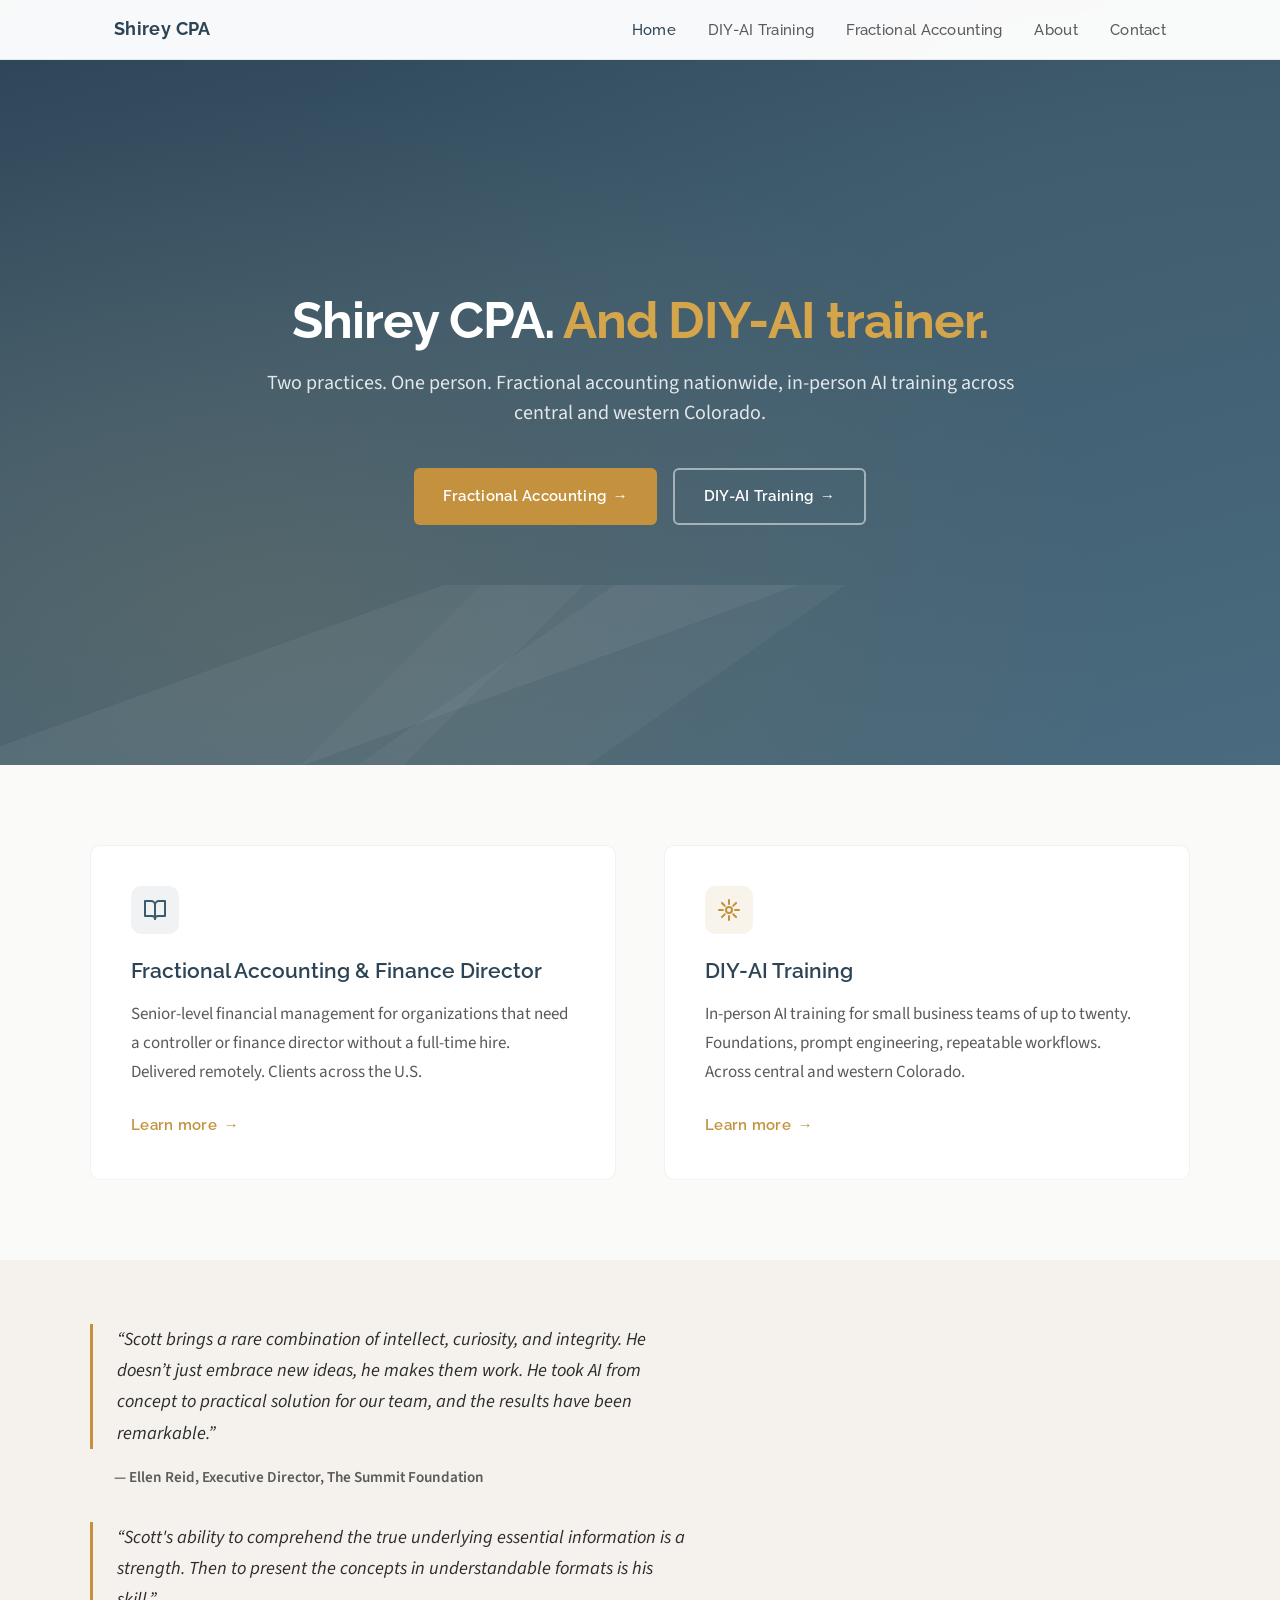
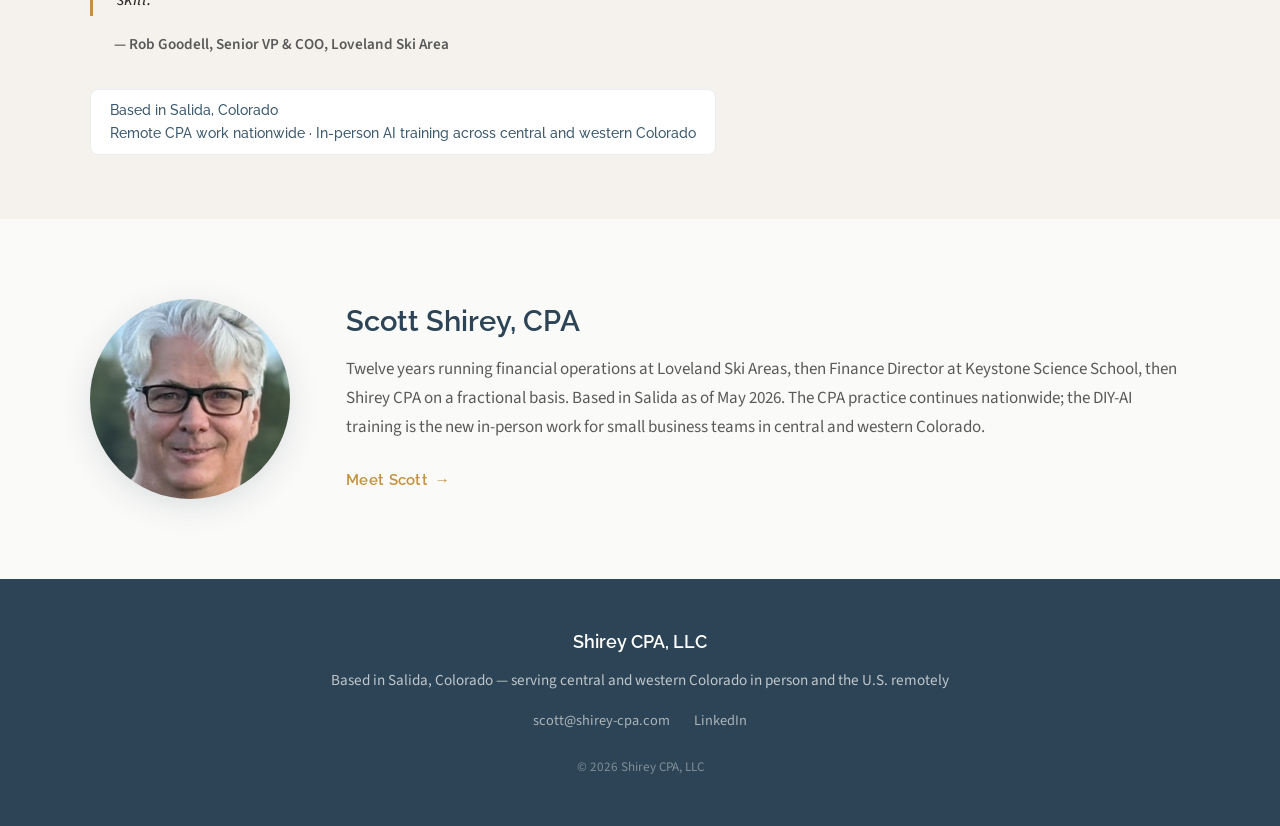
<file: index.html>
<!DOCTYPE html>
<html lang="en">
<head>
    <meta charset="UTF-8">
    <meta name="viewport" content="width=device-width, initial-scale=1.0">
    <!-- Google Search Console verification — DO NOT REMOVE. Removing this tag will drop GSC verification. Added 2026-04-10. -->
    <meta name="google-site-verification" content="Lp0i9-fFZrOMJgx3d5m-Tyt4PPgNGRRZCJj3KaGxUmY" />
    <title>Shirey CPA &amp; DIY-AI Trainer | Fractional Accounting and In-Person AI Training</title>
    <meta name="description" content="Shirey CPA, LLC. Fractional CPA and finance director services delivered remotely across the U.S. In-person DIY-AI training for small business teams across central and western Colorado. Based in Salida.">
    <meta property="og:title" content="Shirey CPA &amp; DIY-AI Trainer">
    <meta property="og:description" content="Fractional accounting nationwide and in-person AI training for small businesses across central and western Colorado. Two practices. One person. Based in Salida.">
    <meta property="og:type" content="website">
    <meta property="og:url" content="https://shirey-cpa.com/">
    <link rel="canonical" href="https://shirey-cpa.com/">
    <link rel="icon" href="/favicon.svg" type="image/svg+xml">
    <link rel="icon" href="/favicon.ico" sizes="32x32">
    <link rel="preconnect" href="https://fonts.googleapis.com">
    <link rel="preconnect" href="https://fonts.gstatic.com" crossorigin>
    <link href="https://fonts.googleapis.com/css2?family=Raleway:wght@400;500;600;700&family=Source+Sans+3:wght@400;500;600&display=swap" rel="stylesheet">
    <link rel="stylesheet" href="/css/styles.css">
    <link rel="stylesheet" href="/css-additions.css">

    <!-- ===== LocalBusiness schema ===== -->
    <script type="application/ld+json">
    {
      "@context": "https://schema.org",
      "@type": "ProfessionalService",
      "name": "Shirey CPA, LLC",
      "alternateName": ["Shirey CPA", "Scott Shirey CPA"],
      "description": "Fractional CPA and finance director services delivered remotely across the United States; in-person DIY-AI training for small business teams across central and western Colorado.",
      "url": "https://shirey-cpa.com/",
      "email": "scott@shirey-cpa.com",
      "founder": {
        "@type": "Person",
        "name": "Scott Shirey",
        "jobTitle": "Certified Public Accountant"
      },
      "address": {
        "@type": "PostalAddress",
        "streetAddress": "10199 W. Cheyenne Circle",
        "addressLocality": "Salida",
        "addressRegion": "CO",
        "postalCode": "81201",
        "addressCountry": "US"
      },
      "areaServed": [
        { "@type": "Country", "name": "United States" },
        { "@type": "AdministrativeArea", "name": "Chaffee County, Colorado" },
        { "@type": "AdministrativeArea", "name": "Eagle County, Colorado" },
        { "@type": "AdministrativeArea", "name": "Lake County, Colorado" },
        { "@type": "AdministrativeArea", "name": "Summit County, Colorado" },
        { "@type": "AdministrativeArea", "name": "Pitkin County, Colorado" },
        { "@type": "AdministrativeArea", "name": "Fremont County, Colorado" },
        { "@type": "AdministrativeArea", "name": "Clear Creek County, Colorado" },
        { "@type": "AdministrativeArea", "name": "Gunnison County, Colorado" },
        { "@type": "AdministrativeArea", "name": "Saguache County, Colorado" }
      ],
      "knowsAbout": [
        "Fractional CFO services",
        "Controller services",
        "Month-end close",
        "Account reconciliation",
        "Nonprofit fund accounting",
        "Budgeting and forecasting",
        "AI literacy training",
        "Prompt engineering"
      ],
      "hasOfferCatalog": {
        "@type": "OfferCatalog",
        "name": "Services",
        "itemListElement": [
          {
            "@type": "Offer",
            "itemOffered": {
              "@type": "Service",
              "name": "Fractional Accounting and Finance Director",
              "url": "https://shirey-cpa.com/services",
              "areaServed": { "@type": "Country", "name": "United States" }
            }
          },
          {
            "@type": "Offer",
            "itemOffered": {
              "@type": "Service",
              "name": "DIY-AI Training",
              "url": "https://shirey-cpa.com/diy-ai-training",
              "areaServed": "Central and western Colorado"
            }
          }
        ]
      },
      "sameAs": [
        "https://linkedin.com/in/scottshireycpa"
      ]
    }
    </script>
</head>
<body>
    <!-- ===== NAVIGATION ===== -->
    <nav class="nav">
        <div class="nav-inner">
            <a href="/" class="nav-brand">Shirey CPA</a>
            <button class="hamburger" onclick="document.querySelector('.nav-links').classList.toggle('open')" aria-label="Toggle navigation">
                <span></span><span></span><span></span>
            </button>
            <ul class="nav-links">
                <li><a href="/" class="active">Home</a></li>
                <li><a href="/diy-ai-training">DIY-AI Training</a></li>
                <li><a href="/services">Fractional Accounting</a></li>
                <li><a href="/about">About</a></li>
                <li><a href="/contact">Contact</a></li>
            </ul>
        </div>
    </nav>

    <!-- ===== HERO ===== -->
    <section class="hero">
        <div class="hero-content">
            <h1>Shirey CPA. <span>And DIY-AI trainer.</span></h1>
            <p class="hero-subtitle">Two practices. One person. Fractional accounting nationwide, in-person AI training across central and western Colorado.</p>
            <div class="hero-ctas">
                <a href="/services" class="btn btn-primary btn-arrow">Fractional Accounting</a>
                <a href="/diy-ai-training" class="btn btn-outline btn-arrow">DIY-AI Training</a>
            </div>
        </div>
    </section>

    <!-- ===== TWO SERVICE LINES ===== -->
    <section class="services-snapshot">
        <div class="container">
            <div class="services-grid">
                <div class="service-card">
                    <div class="service-card-icon accounting">
                        <svg width="24" height="24" fill="none" stroke="currentColor" stroke-width="2" stroke-linecap="round" stroke-linejoin="round"><path d="M2 3h6a4 4 0 0 1 4 4v14a3 3 0 0 0-3-3H2z"/><path d="M22 3h-6a4 4 0 0 0-4 4v14a3 3 0 0 1 3-3h7z"/></svg>
                    </div>
                    <h3>Fractional Accounting &amp; Finance Director</h3>
                    <p>Senior-level financial management for organizations that need a controller or finance director without a full-time hire. Delivered remotely. Clients across the U.S.</p>
                    <a href="/services" class="btn btn-text btn-arrow">Learn more</a>
                </div>
                <div class="service-card">
                    <div class="service-card-icon ai">
                        <svg width="24" height="24" fill="none" stroke="currentColor" stroke-width="2" stroke-linecap="round" stroke-linejoin="round"><path d="M12 2v4M12 18v4M4.93 4.93l2.83 2.83M16.24 16.24l2.83 2.83M2 12h4M18 12h4M4.93 19.07l2.83-2.83M16.24 7.76l2.83-2.83"/><circle cx="12" cy="12" r="3"/></svg>
                    </div>
                    <h3>DIY-AI Training</h3>
                    <p>In-person AI training for small business teams of up to twenty. Foundations, prompt engineering, repeatable workflows. Across central and western Colorado.</p>
                    <a href="/diy-ai-training" class="btn btn-text btn-arrow">Learn more</a>
                </div>
            </div>
        </div>
    </section>

    <!-- ===== SOCIAL PROOF ===== -->
    <section class="social-proof">
        <div class="container">
            <div class="testimonial">
                <blockquote>
                    &ldquo;Scott brings a rare combination of intellect, curiosity, and integrity. He doesn&rsquo;t just embrace new ideas, he makes them work. He took AI from concept to practical solution for our team, and the results have been remarkable.&rdquo;
                </blockquote>
                <p class="attribution">&mdash; Ellen Reid, Executive Director, The Summit Foundation</p>
            </div>
            <div class="testimonial">
                <blockquote>
                    &ldquo;Scott's ability to comprehend the true underlying essential information is a strength. Then to present the concepts in understandable formats is his skill.&rdquo;
                </blockquote>
                <p class="attribution">&mdash; Rob Goodell, Senior VP &amp; COO, Loveland Ski Area</p>
            </div>
            <div class="trust-signals">
                <div class="trust-badge geo-badge">Based in Salida, Colorado<br>Remote CPA work nationwide &middot; In-person AI training across central and western Colorado</div>
            </div>
        </div>
    </section>

    <!-- ===== BIO TEASER ===== -->
    <section class="bio-teaser">
        <div class="container">
            <div class="bio-photo">
                <img src="/SS%20headshot.jpg" alt="Scott Shirey, CPA">
            </div>
            <div class="bio-text">
                <h2>Scott Shirey, CPA</h2>
                <p>Twelve years running financial operations at Loveland Ski Areas, then Finance Director at Keystone Science School, then Shirey CPA on a fractional basis. Based in Salida as of May 2026. The CPA practice continues nationwide; the DIY-AI training is the new in-person work for small business teams in central and western Colorado.</p>
                <a href="/about" class="btn btn-text btn-arrow">Meet Scott</a>
            </div>
        </div>
    </section>

    <!-- ===== FOOTER ===== -->
    <footer class="footer">
        <div class="container">
            <div class="footer-brand">Shirey CPA, LLC</div>
            <p class="footer-location">Based in Salida, Colorado &mdash; serving central and western Colorado in person and the U.S. remotely</p>
            <div class="footer-links">
                <a href="mailto:scott@shirey-cpa.com">scott@shirey-cpa.com</a>
                <a href="https://linkedin.com/in/scottshireycpa" target="_blank" rel="noopener">LinkedIn</a>
            </div>
            <p class="footer-copyright">&copy; 2026 Shirey CPA, LLC</p>
        </div>
    </footer>

    <!-- Google tag (gtag.js) — GA4 Measurement ID G-R3M9ESG5H5 -->
    <script async src="https://www.googletagmanager.com/gtag/js?id=G-R3M9ESG5H5"></script>
    <script>
        window.dataLayer = window.dataLayer || [];
        function gtag(){dataLayer.push(arguments);}
        gtag('js', new Date());
        gtag('config', 'G-R3M9ESG5H5');
    </script>
</body>
</html>
</file>
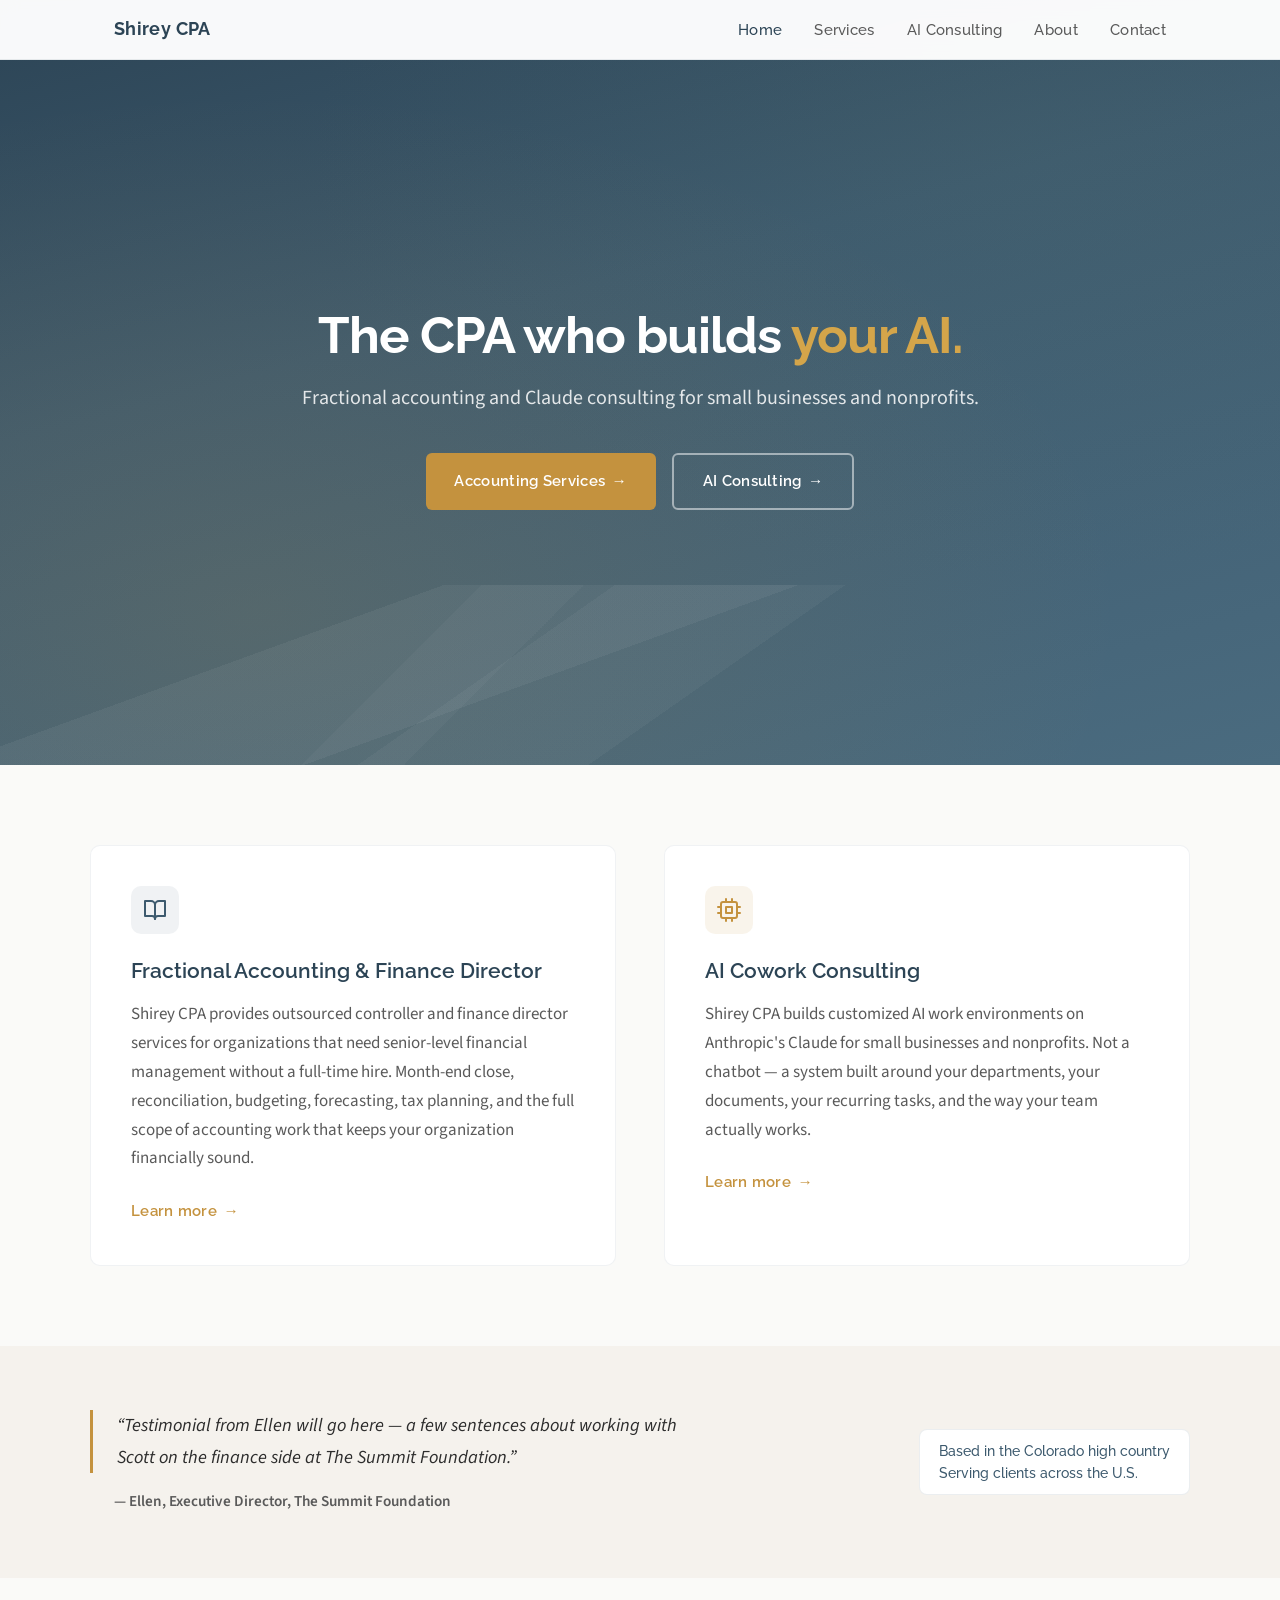
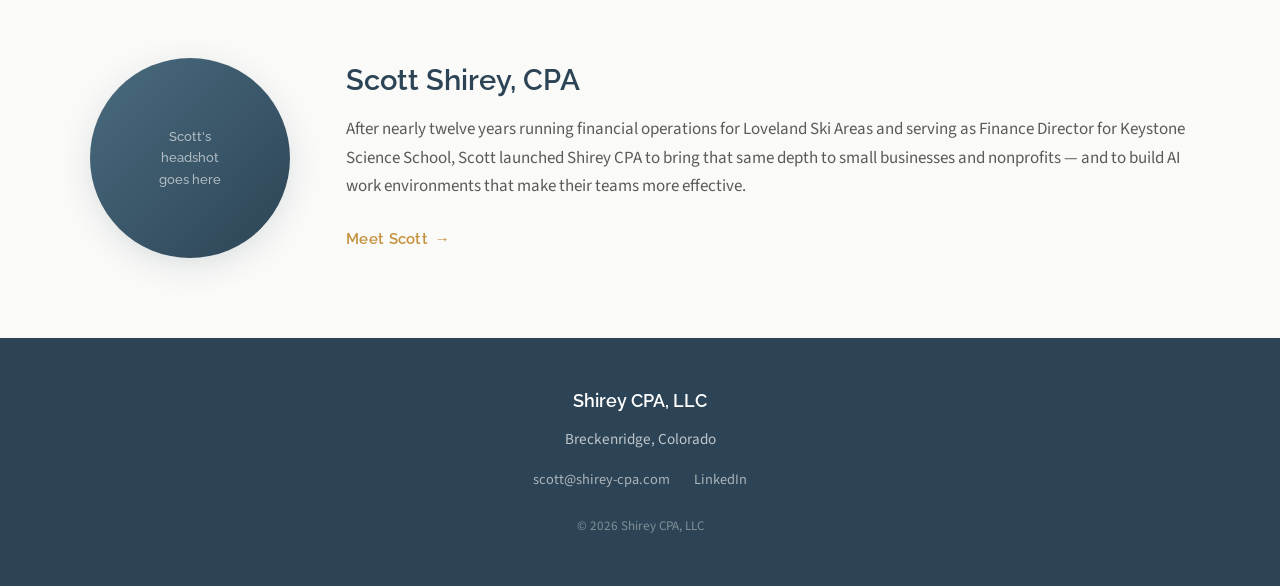
<file: C1_Website_Final/index.html>
<!DOCTYPE html>
<html lang="en">
<head>
    <meta charset="UTF-8">
    <meta name="viewport" content="width=device-width, initial-scale=1.0">
    <title>Scott Shirey CPA | Fractional Accounting & AI Consulting</title>
    <meta name="description" content="CPA and fractional finance director helping small businesses and nonprofits with accounting services and customized AI work environments on Anthropic's Claude.">
    <meta property="og:title" content="Scott Shirey CPA | Fractional Accounting & AI Consulting">
    <meta property="og:description" content="Fractional accounting and Claude consulting for small businesses and nonprofits in the Colorado high country and across the U.S.">
    <meta property="og:type" content="website">
    <meta property="og:url" content="https://shirey-cpa.com/">
    <link rel="canonical" href="https://shirey-cpa.com/">
    <link rel="icon" href="/favicon.svg" type="image/svg+xml">
    <link rel="icon" href="/favicon.ico" sizes="32x32">
    <link rel="preconnect" href="https://fonts.googleapis.com">
    <link rel="preconnect" href="https://fonts.gstatic.com" crossorigin>
    <link href="https://fonts.googleapis.com/css2?family=Raleway:wght@400;500;600;700&family=Source+Sans+3:wght@400;500;600&display=swap" rel="stylesheet">
    <link rel="stylesheet" href="/css/styles.css">
</head>
<body>
    <!-- ===== NAVIGATION ===== -->
    <nav class="nav">
        <div class="nav-inner">
            <a href="/" class="nav-brand">Shirey CPA</a>
            <button class="hamburger" onclick="document.querySelector('.nav-links').classList.toggle('open')" aria-label="Toggle navigation">
                <span></span><span></span><span></span>
            </button>
            <ul class="nav-links">
                <li><a href="/" class="active">Home</a></li>
                <li><a href="/services">Services</a></li>
                <li><a href="/ai-consulting">AI Consulting</a></li>
                <li><a href="/about">About</a></li>
                <li><a href="/contact">Contact</a></li>
            </ul>
        </div>
    </nav>

    <!-- ===== HERO ===== -->
    <section class="hero">
        <div class="hero-content">
            <h1>The CPA who builds <span>your AI.</span></h1>
            <p class="hero-subtitle">Fractional accounting and Claude consulting for small businesses and nonprofits.</p>
            <div class="hero-ctas">
                <a href="/services" class="btn btn-primary btn-arrow">Accounting Services</a>
                <a href="/ai-consulting" class="btn btn-outline btn-arrow">AI Consulting</a>
            </div>
        </div>
    </section>

    <!-- ===== TWO SERVICE LINES ===== -->
    <section class="services-snapshot">
        <div class="container">
            <div class="services-grid">
                <div class="service-card">
                    <div class="service-card-icon accounting">
                        <svg width="24" height="24" fill="none" stroke="currentColor" stroke-width="2" stroke-linecap="round" stroke-linejoin="round"><path d="M2 3h6a4 4 0 0 1 4 4v14a3 3 0 0 0-3-3H2z"/><path d="M22 3h-6a4 4 0 0 0-4 4v14a3 3 0 0 1 3-3h7z"/></svg>
                    </div>
                    <h3>Fractional Accounting &amp; Finance Director</h3>
                    <p>Shirey CPA provides outsourced controller and finance director services for organizations that need senior-level financial management without a full-time hire. Month-end close, reconciliation, budgeting, forecasting, tax planning, and the full scope of accounting work that keeps your organization financially sound.</p>
                    <a href="/services" class="btn btn-text btn-arrow">Learn more</a>
                </div>
                <div class="service-card">
                    <div class="service-card-icon ai">
                        <svg width="24" height="24" fill="none" stroke="currentColor" stroke-width="2" stroke-linecap="round" stroke-linejoin="round"><rect x="4" y="4" width="16" height="16" rx="2"/><path d="M9 9h6v6H9z"/><path d="M9 1v3M15 1v3M9 20v3M15 20v3M1 9h3M1 15h3M20 9h3M20 15h3"/></svg>
                    </div>
                    <h3>AI Cowork Consulting</h3>
                    <p>Shirey CPA builds customized AI work environments on Anthropic's Claude for small businesses and nonprofits. Not a chatbot &mdash; a system built around your departments, your documents, your recurring tasks, and the way your team actually works.</p>
                    <a href="/ai-consulting" class="btn btn-text btn-arrow">Learn more</a>
                </div>
            </div>
        </div>
    </section>

    <!-- ===== SOCIAL PROOF ===== -->
    <section class="social-proof">
        <div class="container">
            <div class="testimonial">
                <blockquote>
                    &ldquo;Testimonial from Ellen will go here &mdash; a few sentences about working with Scott on the finance side at The Summit Foundation.&rdquo;
                </blockquote>
                <p class="attribution">&mdash; Ellen, Executive Director, The Summit Foundation</p>
            </div>
            <div class="trust-signals">
                <div class="trust-badge geo-badge">Based in the Colorado high country<br>Serving clients across the U.S.</div>
            </div>
        </div>
    </section>

    <!-- ===== BIO TEASER ===== -->
    <section class="bio-teaser">
        <div class="container">
            <div class="bio-photo">
                <!-- Replace with: <img src="/images/scott-headshot.jpg" alt="Scott Shirey, CPA"> -->
                <div class="photo-placeholder">Scott's<br>headshot<br>goes here</div>
            </div>
            <div class="bio-text">
                <h2>Scott Shirey, CPA</h2>
                <p>After nearly twelve years running financial operations for Loveland Ski Areas and serving as Finance Director for Keystone Science School, Scott launched Shirey CPA to bring that same depth to small businesses and nonprofits &mdash; and to build AI work environments that make their teams more effective.</p>
                <a href="/about" class="btn btn-text btn-arrow">Meet Scott</a>
            </div>
        </div>
    </section>

    <!-- ===== FOOTER ===== -->
    <footer class="footer">
        <div class="container">
            <p class="footer-brand">Shirey CPA, LLC</p>
            <p class="footer-location">Breckenridge, Colorado</p>
            <div class="footer-links">
                <a href="mailto:scott@shirey-cpa.com">scott@shirey-cpa.com</a>
                <a href="https://linkedin.com/in/scottshireycpa" target="_blank" rel="noopener">LinkedIn</a>
            </div>
            <p class="footer-copyright">&copy; 2026 Shirey CPA, LLC</p>
        </div>
    </footer>

    <!-- Analytics placeholder: add Plausible or Umami script here -->
    <!-- <script defer data-domain="shirey-cpa.com" src="https://plausible.io/js/script.js"></script> -->
</body>
</html>
</file>
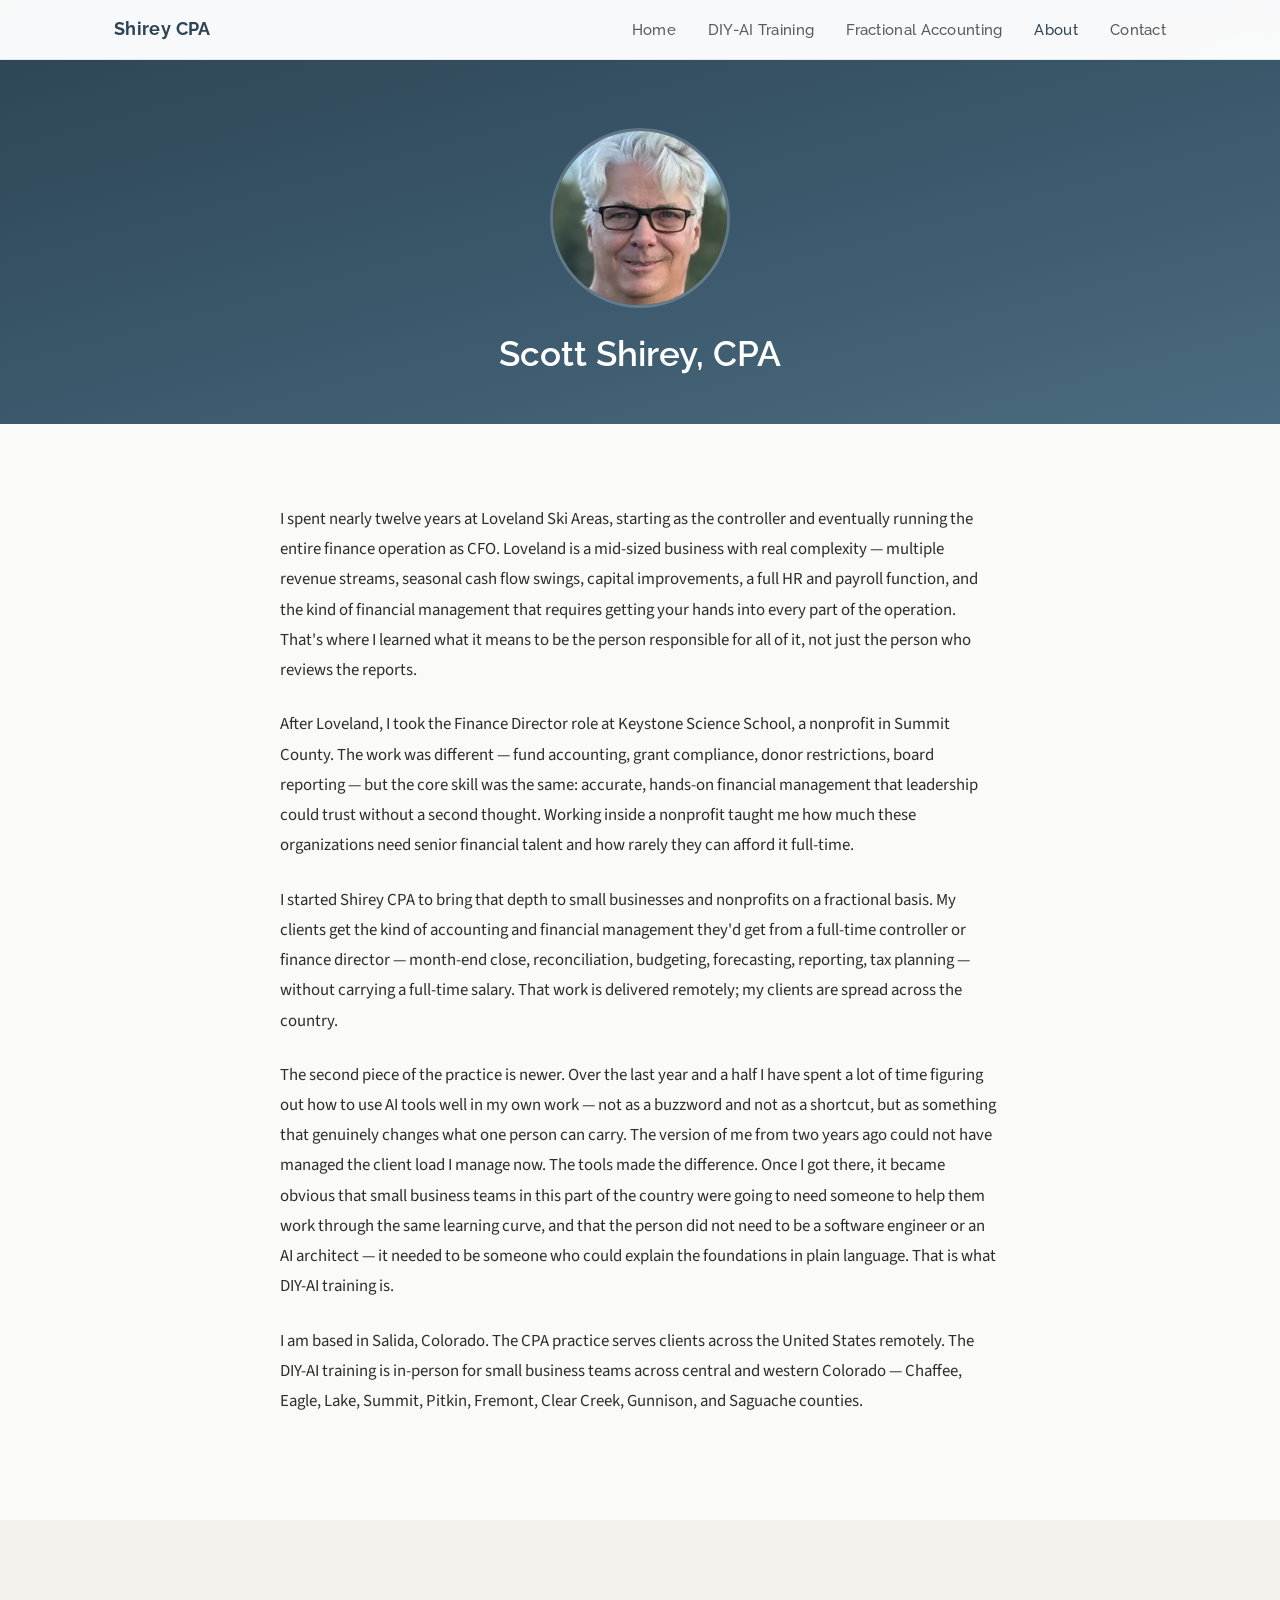
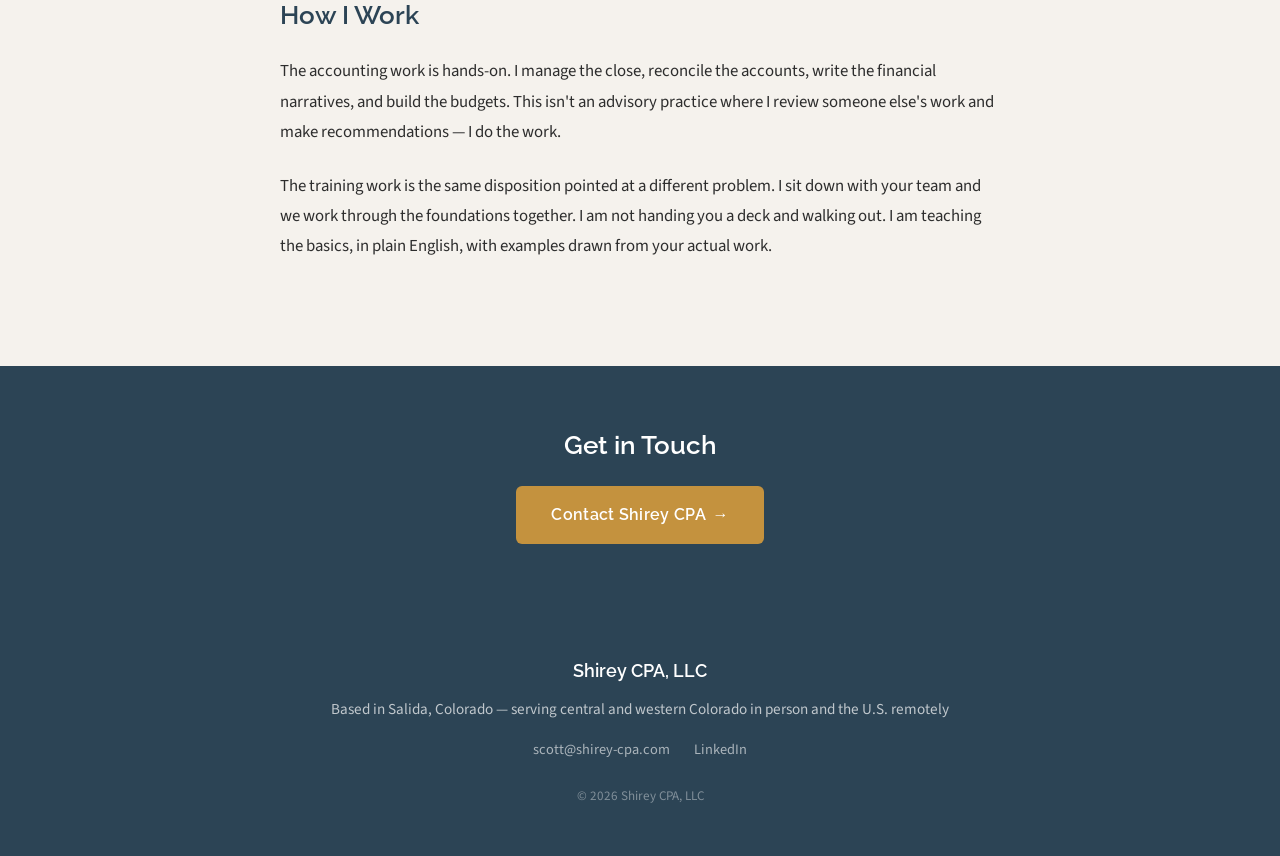
<file: about.html>
<!DOCTYPE html>
<html lang="en">
<head>
    <meta charset="UTF-8">
    <meta name="viewport" content="width=device-width, initial-scale=1.0">
    <title>About | Shirey CPA</title>
    <meta name="description" content="Scott Shirey is a CPA based in Salida, Colorado. Twelve years at Loveland Ski Areas, Finance Director at Keystone Science School, fractional CPA work nationwide, and in-person DIY-AI training for small business teams across central and western Colorado.">
    <meta property="og:title" content="About | Shirey CPA">
    <meta property="og:description" content="CPA and fractional finance director based in Salida, Colorado. Two practices, one person.">
    <meta property="og:type" content="website">
    <meta property="og:url" content="https://shirey-cpa.com/about">
    <link rel="canonical" href="https://shirey-cpa.com/about">
    <link rel="icon" href="/favicon.svg" type="image/svg+xml">
    <link rel="icon" href="/favicon.ico" sizes="32x32">
    <link rel="preconnect" href="https://fonts.googleapis.com">
    <link rel="preconnect" href="https://fonts.gstatic.com" crossorigin>
    <link href="https://fonts.googleapis.com/css2?family=Raleway:wght@400;500;600;700&family=Source+Sans+3:wght@400;500;600&display=swap" rel="stylesheet">
    <link rel="stylesheet" href="/css/styles.css">
</head>
<body>
    <!-- ===== NAVIGATION ===== -->
    <nav class="nav">
        <div class="nav-inner">
            <a href="/" class="nav-brand">Shirey CPA</a>
            <button class="hamburger" onclick="document.querySelector('.nav-links').classList.toggle('open')" aria-label="Toggle navigation">
                <span></span><span></span><span></span>
            </button>
            <ul class="nav-links">
                <li><a href="/">Home</a></li>
                <li><a href="/diy-ai-training">DIY-AI Training</a></li>
                <li><a href="/services">Fractional Accounting</a></li>
                <li><a href="/about" class="active">About</a></li>
                <li><a href="/contact">Contact</a></li>
            </ul>
        </div>
    </nav>

    <!-- ===== ABOUT HERO (headshot + name) ===== -->
    <section class="about-hero">
        <img src="/SS%20headshot.jpg" alt="Scott Shirey, CPA">
        <h1>Scott Shirey, CPA</h1>
    </section>

    <!-- ===== BIO ===== -->
    <section class="about-bio">
        <div class="container">
            <p>I spent nearly twelve years at Loveland Ski Areas, starting as the controller and eventually running the entire finance operation as CFO. Loveland is a mid-sized business with real complexity &mdash; multiple revenue streams, seasonal cash flow swings, capital improvements, a full HR and payroll function, and the kind of financial management that requires getting your hands into every part of the operation. That's where I learned what it means to be the person responsible for all of it, not just the person who reviews the reports.</p>

            <p>After Loveland, I took the Finance Director role at Keystone Science School, a nonprofit in Summit County. The work was different &mdash; fund accounting, grant compliance, donor restrictions, board reporting &mdash; but the core skill was the same: accurate, hands-on financial management that leadership could trust without a second thought. Working inside a nonprofit taught me how much these organizations need senior financial talent and how rarely they can afford it full-time.</p>

            <p>I started Shirey CPA to bring that depth to small businesses and nonprofits on a fractional basis. My clients get the kind of accounting and financial management they'd get from a full-time controller or finance director &mdash; month-end close, reconciliation, budgeting, forecasting, reporting, tax planning &mdash; without carrying a full-time salary. That work is delivered remotely; my clients are spread across the country.</p>

            <p>The second piece of the practice is newer. Over the last year and a half I have spent a lot of time figuring out how to use AI tools well in my own work &mdash; not as a buzzword and not as a shortcut, but as something that genuinely changes what one person can carry. The version of me from two years ago could not have managed the client load I manage now. The tools made the difference. Once I got there, it became obvious that small business teams in this part of the country were going to need someone to help them work through the same learning curve, and that the person did not need to be a software engineer or an AI architect &mdash; it needed to be someone who could explain the foundations in plain language. That is what DIY-AI training is.</p>

            <p>I am based in Salida, Colorado. The CPA practice serves clients across the United States remotely. The DIY-AI training is in-person for small business teams across central and western Colorado &mdash; Chaffee, Eagle, Lake, Summit, Pitkin, Fremont, Clear Creek, Gunnison, and Saguache counties.</p>
        </div>
    </section>

    <!-- ===== HOW I WORK ===== -->
    <section class="about-how">
        <div class="container">
            <h2>How I Work</h2>
            <p>The accounting work is hands-on. I manage the close, reconcile the accounts, write the financial narratives, and build the budgets. This isn't an advisory practice where I review someone else's work and make recommendations &mdash; I do the work.</p>

            <p>The training work is the same disposition pointed at a different problem. I sit down with your team and we work through the foundations together. I am not handing you a deck and walking out. I am teaching the basics, in plain English, with examples drawn from your actual work.</p>
        </div>
    </section>

    <!-- ===== CTA ===== -->
    <section class="cta-strip">
        <h2>Get in Touch</h2>
        <p></p>
        <a href="/contact" class="btn btn-primary btn-arrow">Contact Shirey CPA</a>
    </section>

    <!-- ===== FOOTER ===== -->
    <footer class="footer">
        <div class="container">
            <div class="footer-brand">Shirey CPA, LLC</div>
            <p class="footer-location">Based in Salida, Colorado &mdash; serving central and western Colorado in person and the U.S. remotely</p>
            <div class="footer-links">
                <a href="mailto:scott@shirey-cpa.com">scott@shirey-cpa.com</a>
                <a href="https://linkedin.com/in/scottshireycpa" target="_blank" rel="noopener">LinkedIn</a>
            </div>
            <p class="footer-copyright">&copy; 2026 Shirey CPA, LLC</p>
        </div>
    </footer>

    <!-- Google tag (gtag.js) — GA4 Measurement ID G-R3M9ESG5H5 -->
    <script async src="https://www.googletagmanager.com/gtag/js?id=G-R3M9ESG5H5"></script>
    <script>
        window.dataLayer = window.dataLayer || [];
        function gtag(){dataLayer.push(arguments);}
        gtag('js', new Date());
        gtag('config', 'G-R3M9ESG5H5');
    </script>
</body>
</html>
</file>
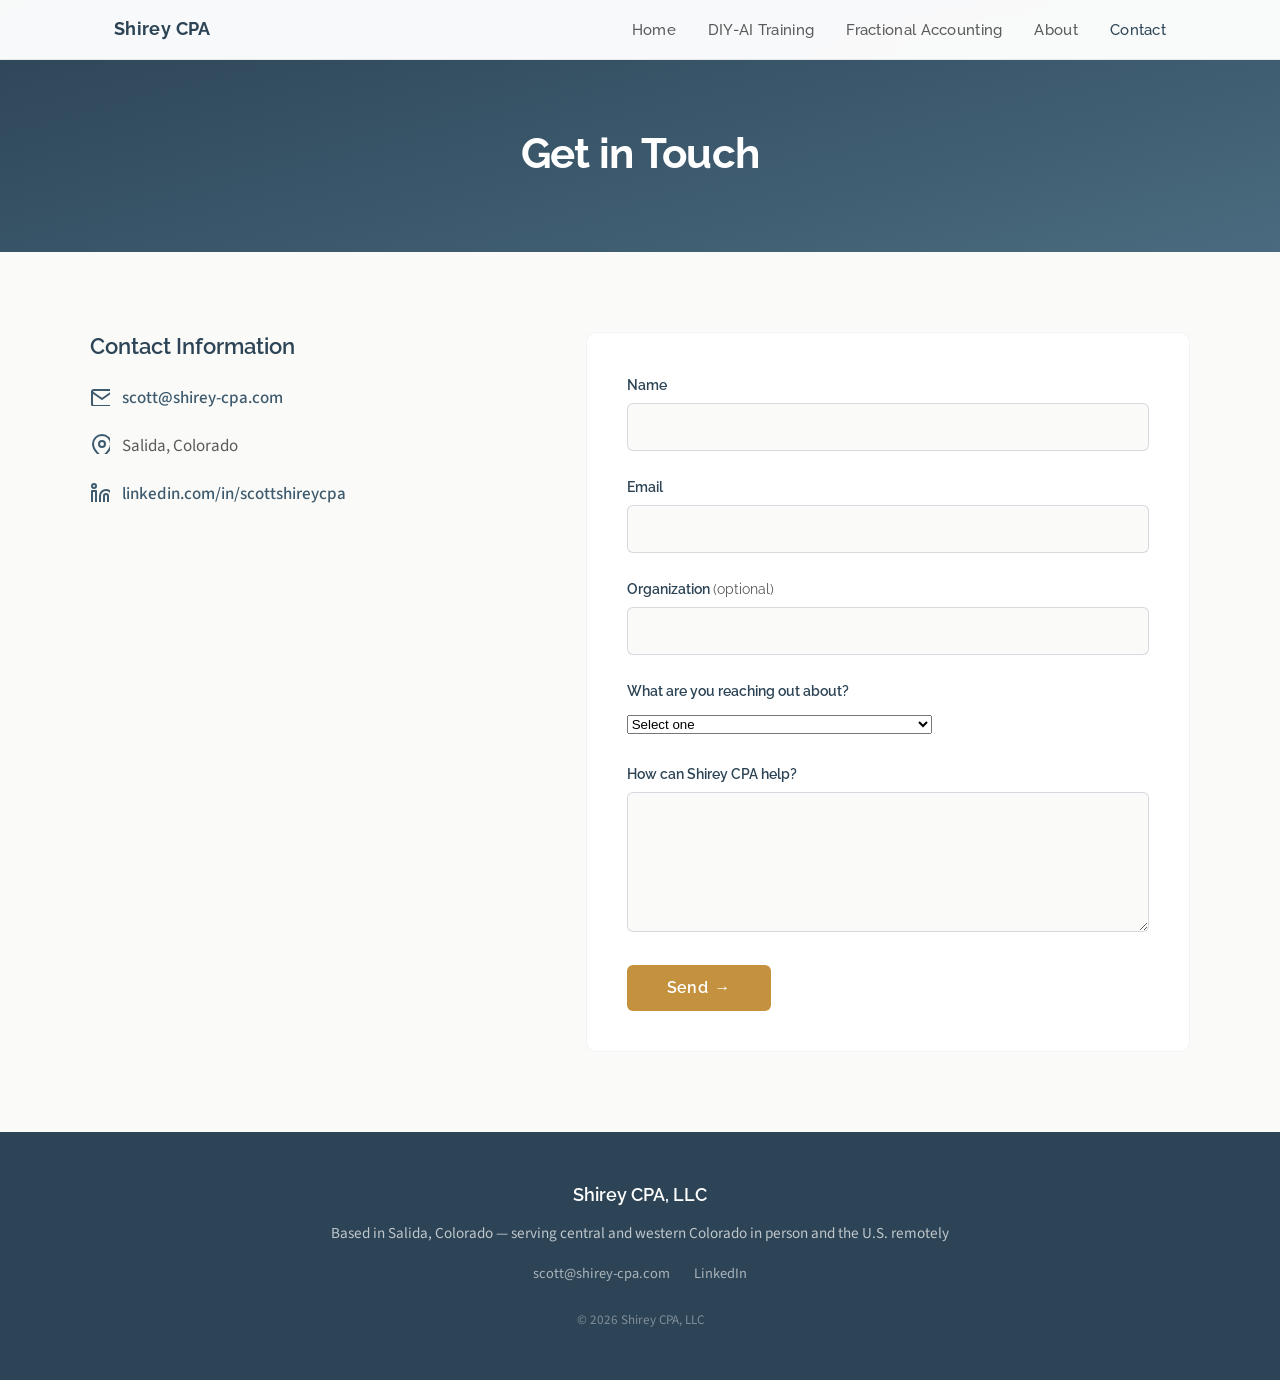
<file: contact.html>
<!DOCTYPE html>
<html lang="en">
<head>
    <meta charset="UTF-8">
    <meta name="viewport" content="width=device-width, initial-scale=1.0">
    <title>Contact | Shirey CPA</title>
    <meta name="description" content="Get in touch with Shirey CPA for fractional accounting services or DIY-AI training. Based in Salida, Colorado.">
    <meta property="og:title" content="Contact | Shirey CPA">
    <meta property="og:description" content="Reach out to discuss fractional accounting nationwide or in-person DIY-AI training across central and western Colorado.">
    <meta property="og:type" content="website">
    <meta property="og:url" content="https://shirey-cpa.com/contact">
    <link rel="canonical" href="https://shirey-cpa.com/contact">
    <link rel="icon" href="/favicon.svg" type="image/svg+xml">
    <link rel="icon" href="/favicon.ico" sizes="32x32">
    <link rel="preconnect" href="https://fonts.googleapis.com">
    <link rel="preconnect" href="https://fonts.gstatic.com" crossorigin>
    <link href="https://fonts.googleapis.com/css2?family=Raleway:wght@400;500;600;700&family=Source+Sans+3:wght@400;500;600&display=swap" rel="stylesheet">
    <link rel="stylesheet" href="/css/styles.css">
</head>
<body>
    <!-- ===== NAVIGATION ===== -->
    <nav class="nav">
        <div class="nav-inner">
            <a href="/" class="nav-brand">Shirey CPA</a>
            <button class="hamburger" onclick="document.querySelector('.nav-links').classList.toggle('open')" aria-label="Toggle navigation">
                <span></span><span></span><span></span>
            </button>
            <ul class="nav-links">
                <li><a href="/">Home</a></li>
                <li><a href="/diy-ai-training">DIY-AI Training</a></li>
                <li><a href="/services">Fractional Accounting</a></li>
                <li><a href="/about">About</a></li>
                <li><a href="/contact" class="active">Contact</a></li>
            </ul>
        </div>
    </nav>

    <!-- ===== PAGE HEADER ===== -->
    <section class="page-header">
        <h1>Get in Touch</h1>
    </section>

    <!-- ===== CONTACT SECTION ===== -->
    <section class="contact-section">
        <div class="contact-grid">

            <!-- LEFT: Contact Info -->
            <div class="contact-info">
                <h2>Contact Information</h2>

                <div class="contact-info-item">
                    <svg class="icon" width="20" height="20" fill="none" stroke="currentColor" stroke-width="2" stroke-linecap="round" stroke-linejoin="round"><path d="M4 4h16c1.1 0 2 .9 2 2v12c0 1.1-.9 2-2 2H4c-1.1 0-2-.9-2-2V6c0-1.1.9-2 2-2z"/><polyline points="22,6 12,13 2,6"/></svg>
                    <div>
                        <a href="mailto:scott@shirey-cpa.com">scott@shirey-cpa.com</a>
                    </div>
                </div>

                <div class="contact-info-item">
                    <svg class="icon" width="20" height="20" fill="none" stroke="currentColor" stroke-width="2" stroke-linecap="round" stroke-linejoin="round"><path d="M21 10c0 7-9 13-9 13s-9-6-9-13a9 9 0 0 1 18 0z"/><circle cx="12" cy="10" r="3"/></svg>
                    <div>
                        <p>Salida, Colorado</p>
                    </div>
                </div>

                <div class="contact-info-item">
                    <svg class="icon" width="20" height="20" fill="none" stroke="currentColor" stroke-width="2" stroke-linecap="round" stroke-linejoin="round"><path d="M16 8a6 6 0 0 1 6 6v7h-4v-7a2 2 0 0 0-2-2 2 2 0 0 0-2 2v7h-4v-7a6 6 0 0 1 6-6z"/><rect x="2" y="9" width="4" height="12"/><circle cx="4" cy="4" r="2"/></svg>
                    <div>
                        <a href="https://linkedin.com/in/scottshireycpa" target="_blank" rel="noopener">linkedin.com/in/scottshireycpa</a>
                    </div>
                </div>
            </div>

            <!-- RIGHT: Contact Form -->
            <form class="contact-form" name="contact" method="POST" data-netlify="true" netlify-honeypot="bot-field" id="contact-form">
                <input type="hidden" name="form-name" value="contact">
                <p style="display:none"><label>Don't fill this out: <input name="bot-field"></label></p>

                <div class="form-group">
                    <label for="name">Name</label>
                    <input type="text" id="name" name="name" required>
                </div>

                <div class="form-group">
                    <label for="email">Email</label>
                    <input type="email" id="email" name="email" required>
                </div>

                <div class="form-group">
                    <label for="organization">Organization <span class="optional">(optional)</span></label>
                    <input type="text" id="organization" name="organization">
                </div>

                <div class="form-group">
                    <label for="interest">What are you reaching out about?</label>
                    <select id="interest" name="interest">
                        <option value="">Select one</option>
                        <option value="fractional-accounting">Fractional accounting / finance director (remote)</option>
                        <option value="diy-ai-training">DIY-AI training (in-person, Colorado)</option>
                        <option value="both">Both</option>
                        <option value="other">Something else</option>
                    </select>
                </div>

                <div class="form-group">
                    <label for="message">How can Shirey CPA help?</label>
                    <textarea id="message" name="message" required></textarea>
                </div>

                <button type="submit" class="form-submit">Send <span>&rarr;</span></button>
            </form>

            <!-- Success message (shown after submission) -->
            <div class="form-success" id="form-success">
                <h3>Message Sent</h3>
                <p>Thank you for reaching out. Scott will respond within one business day.</p>
            </div>

        </div>
    </section>

    <!-- ===== FOOTER ===== -->
    <footer class="footer">
        <div class="container">
            <div class="footer-brand">Shirey CPA, LLC</div>
            <p class="footer-location">Based in Salida, Colorado &mdash; serving central and western Colorado in person and the U.S. remotely</p>
            <div class="footer-links">
                <a href="mailto:scott@shirey-cpa.com">scott@shirey-cpa.com</a>
                <a href="https://linkedin.com/in/scottshireycpa" target="_blank" rel="noopener">LinkedIn</a>
            </div>
            <p class="footer-copyright">&copy; 2026 Shirey CPA, LLC</p>
        </div>
    </footer>

    <script>
        // Handle form submission with inline success message
        const form = document.getElementById('contact-form');
        const success = document.getElementById('form-success');

        form.addEventListener('submit', function(e) {
            e.preventDefault();
            const formData = new FormData(form);
            fetch('/', {
                method: 'POST',
                headers: { 'Content-Type': 'application/x-www-form-urlencoded' },
                body: new URLSearchParams(formData).toString()
            })
            .then(function() {
                form.style.display = 'none';
                success.style.display = 'block';
            })
            .catch(function() {
                form.style.display = 'none';
                success.style.display = 'block';
            });
        });
    </script>

    <!-- Google tag (gtag.js) — GA4 Measurement ID G-R3M9ESG5H5 -->
    <script async src="https://www.googletagmanager.com/gtag/js?id=G-R3M9ESG5H5"></script>
    <script>
        window.dataLayer = window.dataLayer || [];
        function gtag(){dataLayer.push(arguments);}
        gtag('js', new Date());
        gtag('config', 'G-R3M9ESG5H5');
    </script>
</body>
</html>
</file>
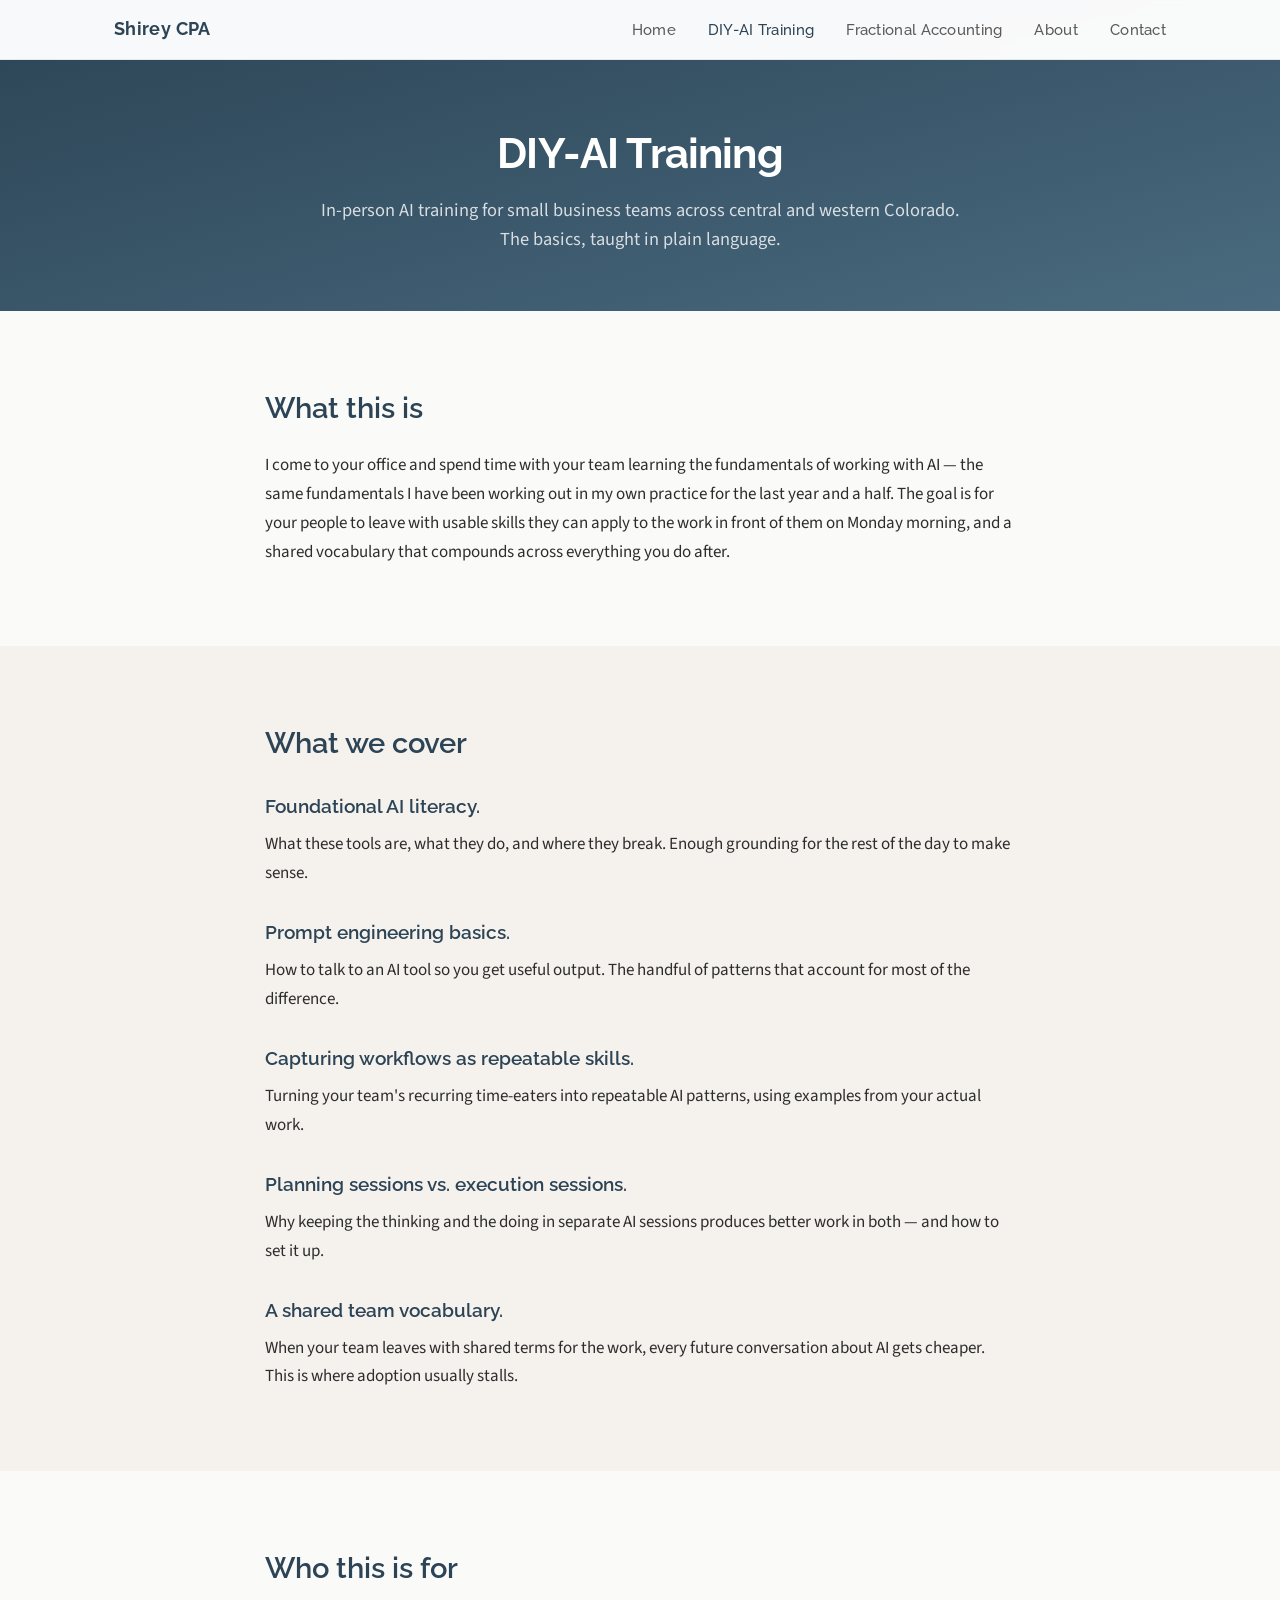
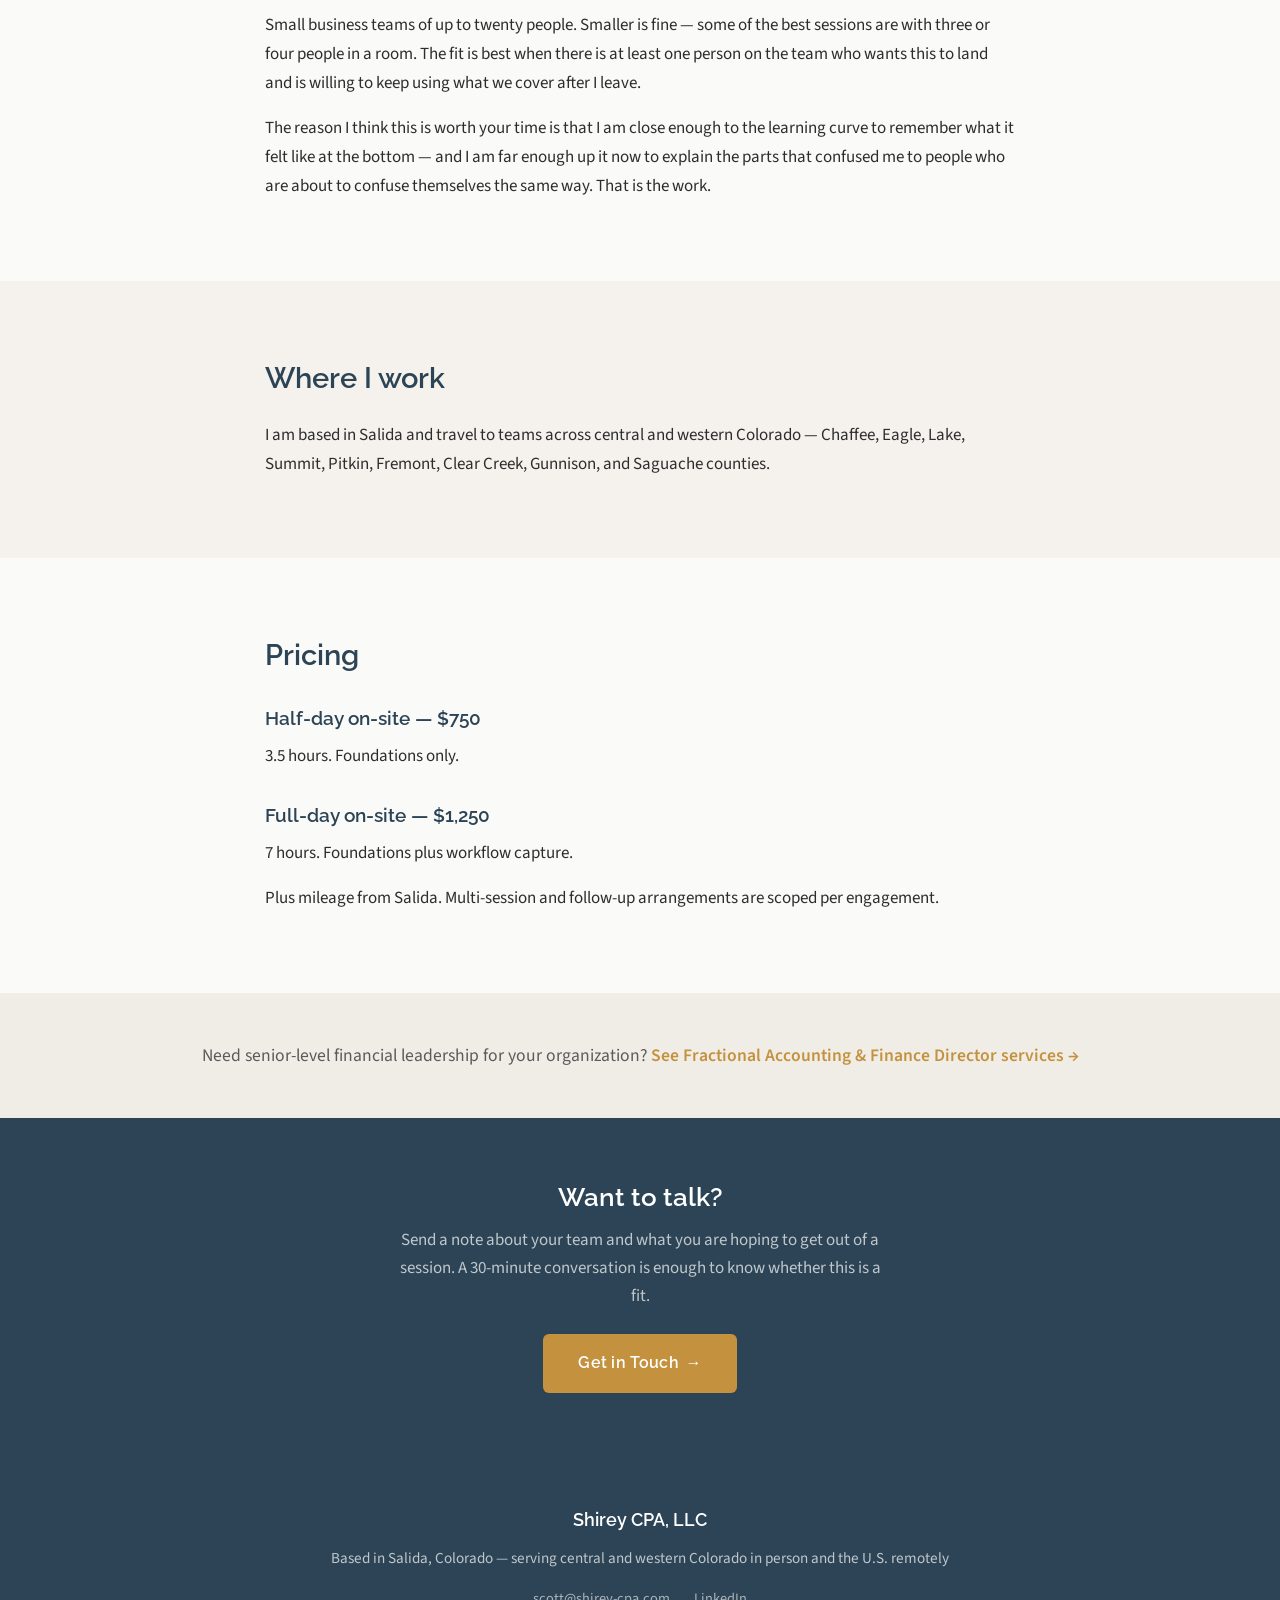
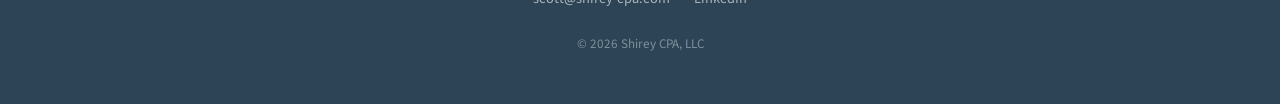
<file: diy-ai-training.html>
<!DOCTYPE html>
<html lang="en">
<head>
    <meta charset="UTF-8">
    <meta name="viewport" content="width=device-width, initial-scale=1.0">
    <title>DIY-AI Training | Shirey CPA</title>
    <meta name="description" content="In-person AI training for small business teams across central and western Colorado — Chaffee, Eagle, Lake, Summit, Pitkin, Fremont, Clear Creek, Gunnison, and Saguache counties. Foundations, prompt engineering, repeatable workflows. Based in Salida.">
    <meta property="og:title" content="DIY-AI Training | Shirey CPA">
    <meta property="og:description" content="In-person AI training for small business teams in central and western Colorado. Plain-language foundations, not architecture, not strategy decks.">
    <meta property="og:type" content="website">
    <meta property="og:url" content="https://shirey-cpa.com/diy-ai-training">
    <link rel="canonical" href="https://shirey-cpa.com/diy-ai-training">
    <link rel="icon" href="/favicon.svg" type="image/svg+xml">
    <link rel="icon" href="/favicon.ico" sizes="32x32">
    <link rel="preconnect" href="https://fonts.googleapis.com">
    <link rel="preconnect" href="https://fonts.gstatic.com" crossorigin>
    <link href="https://fonts.googleapis.com/css2?family=Raleway:wght@400;500;600;700&family=Source+Sans+3:wght@400;500;600&display=swap" rel="stylesheet">
    <link rel="stylesheet" href="/css/styles.css">
    <link rel="stylesheet" href="/css-additions.css">
</head>
<body>
    <!-- ===== NAVIGATION ===== -->
    <nav class="nav">
        <div class="nav-inner">
            <a href="/" class="nav-brand">Shirey CPA</a>
            <button class="hamburger" onclick="document.querySelector('.nav-links').classList.toggle('open')" aria-label="Toggle navigation">
                <span></span><span></span><span></span>
            </button>
            <ul class="nav-links">
                <li><a href="/">Home</a></li>
                <li><a href="/diy-ai-training" class="active">DIY-AI Training</a></li>
                <li><a href="/services">Fractional Accounting</a></li>
                <li><a href="/about">About</a></li>
                <li><a href="/contact">Contact</a></li>
            </ul>
        </div>
    </nav>

    <!-- ===== PAGE HEADER ===== -->
    <section class="page-header">
        <h1>DIY-AI Training</h1>
        <p class="subtitle">In-person AI training for small business teams across central and western Colorado. The basics, taught in plain language.</p>
    </section>

    <!-- ===== WHAT THIS IS ===== -->
    <section class="content-section light">
        <div class="container">
            <h2>What this is</h2>
            <p>I come to your office and spend time with your team learning the fundamentals of working with AI &mdash; the same fundamentals I have been working out in my own practice for the last year and a half. The goal is for your people to leave with usable skills they can apply to the work in front of them on Monday morning, and a shared vocabulary that compounds across everything you do after.</p>
        </div>
    </section>

    <!-- ===== WHAT WE COVER ===== -->
    <section class="content-section alt">
        <div class="container">
            <h2>What we cover</h2>

            <h3>Foundational AI literacy.</h3>
            <p>What these tools are, what they do, and where they break. Enough grounding for the rest of the day to make sense.</p>

            <h3>Prompt engineering basics.</h3>
            <p>How to talk to an AI tool so you get useful output. The handful of patterns that account for most of the difference.</p>

            <h3>Capturing workflows as repeatable skills.</h3>
            <p>Turning your team's recurring time-eaters into repeatable AI patterns, using examples from your actual work.</p>

            <h3>Planning sessions vs. execution sessions.</h3>
            <p>Why keeping the thinking and the doing in separate AI sessions produces better work in both &mdash; and how to set it up.</p>

            <h3>A shared team vocabulary.</h3>
            <p>When your team leaves with shared terms for the work, every future conversation about AI gets cheaper. This is where adoption usually stalls.</p>
        </div>
    </section>

    <!-- ===== WHO THIS IS FOR ===== -->
    <section class="content-section light">
        <div class="container">
            <h2>Who this is for</h2>
            <p>Small business teams of up to twenty people. Smaller is fine &mdash; some of the best sessions are with three or four people in a room. The fit is best when there is at least one person on the team who wants this to land and is willing to keep using what we cover after I leave.</p>
            <p>The reason I think this is worth your time is that I am close enough to the learning curve to remember what it felt like at the bottom &mdash; and I am far enough up it now to explain the parts that confused me to people who are about to confuse themselves the same way. That is the work.</p>
        </div>
    </section>

    <!-- ===== WHERE I WORK ===== -->
    <section class="content-section alt">
        <div class="container">
            <h2>Where I work</h2>
            <p>I am based in Salida and travel to teams across central and western Colorado &mdash; Chaffee, Eagle, Lake, Summit, Pitkin, Fremont, Clear Creek, Gunnison, and Saguache counties.</p>
        </div>
    </section>

    <!-- ===== PRICING ===== -->
    <section class="content-section light">
        <div class="container">
            <h2>Pricing</h2>

            <h3>Half-day on-site &mdash; $750</h3>
            <p>3.5 hours. Foundations only.</p>

            <h3>Full-day on-site &mdash; $1,250</h3>
            <p>7 hours. Foundations plus workflow capture.</p>

            <p>Plus mileage from Salida. Multi-session and follow-up arrangements are scoped per engagement.</p>
        </div>
    </section>

    <!-- ===== CROSS-LINK ===== -->
    <section class="cross-link">
        <p>Need senior-level financial leadership for your organization? <a href="/services">See Fractional Accounting &amp; Finance Director services &rarr;</a></p>
    </section>

    <!-- ===== CTA ===== -->
    <section class="cta-strip">
        <h2>Want to talk?</h2>
        <p>Send a note about your team and what you are hoping to get out of a session. A 30-minute conversation is enough to know whether this is a fit.</p>
        <a href="/contact" class="btn btn-primary btn-arrow">Get in Touch</a>
    </section>

    <!-- ===== FOOTER ===== -->
    <footer class="footer">
        <div class="container">
            <div class="footer-brand">Shirey CPA, LLC</div>
            <p class="footer-location">Based in Salida, Colorado &mdash; serving central and western Colorado in person and the U.S. remotely</p>
            <div class="footer-links">
                <a href="mailto:scott@shirey-cpa.com">scott@shirey-cpa.com</a>
                <a href="https://linkedin.com/in/scottshireycpa" target="_blank" rel="noopener">LinkedIn</a>
            </div>
            <p class="footer-copyright">&copy; 2026 Shirey CPA, LLC</p>
        </div>
    </footer>

    <!-- Google tag (gtag.js) — GA4 Measurement ID G-R3M9ESG5H5 -->
    <script async src="https://www.googletagmanager.com/gtag/js?id=G-R3M9ESG5H5"></script>
    <script>
        window.dataLayer = window.dataLayer || [];
        function gtag(){dataLayer.push(arguments);}
        gtag('js', new Date());
        gtag('config', 'G-R3M9ESG5H5');
    </script>
</body>
</html>
</file>
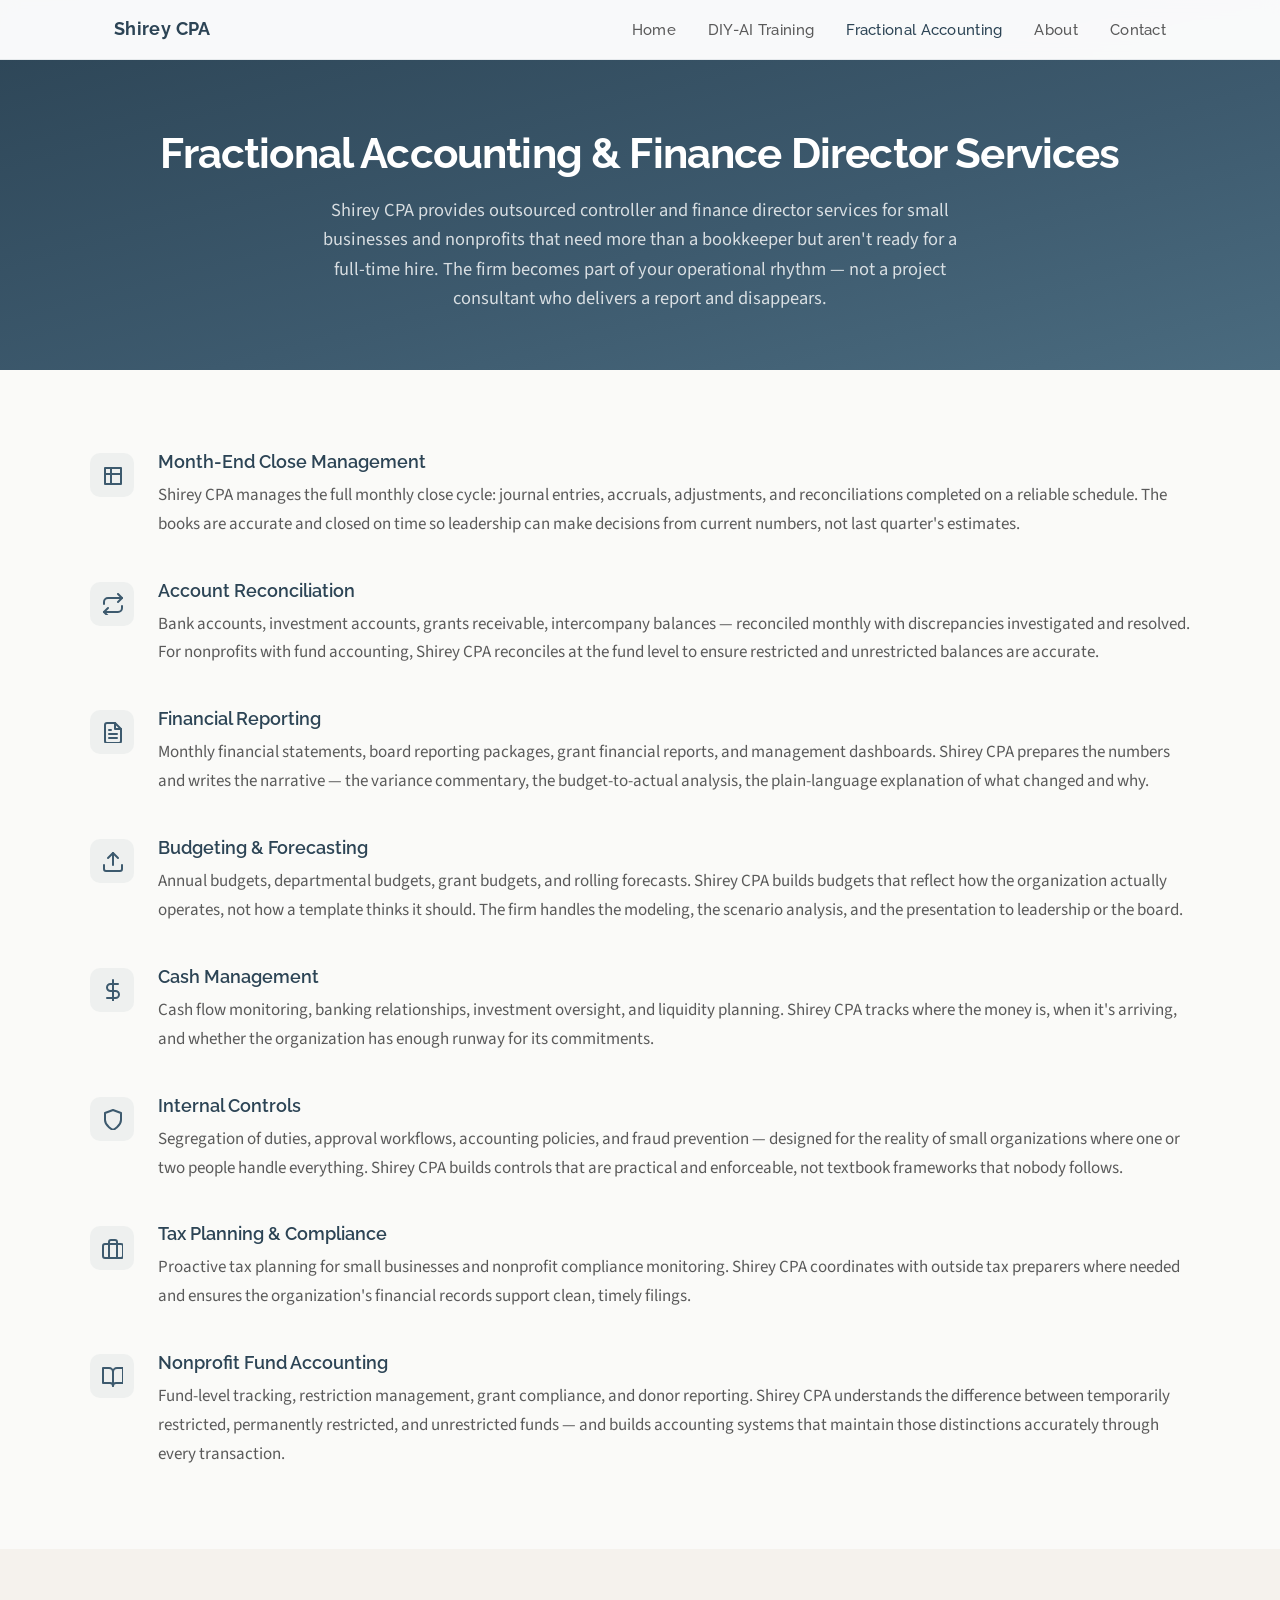
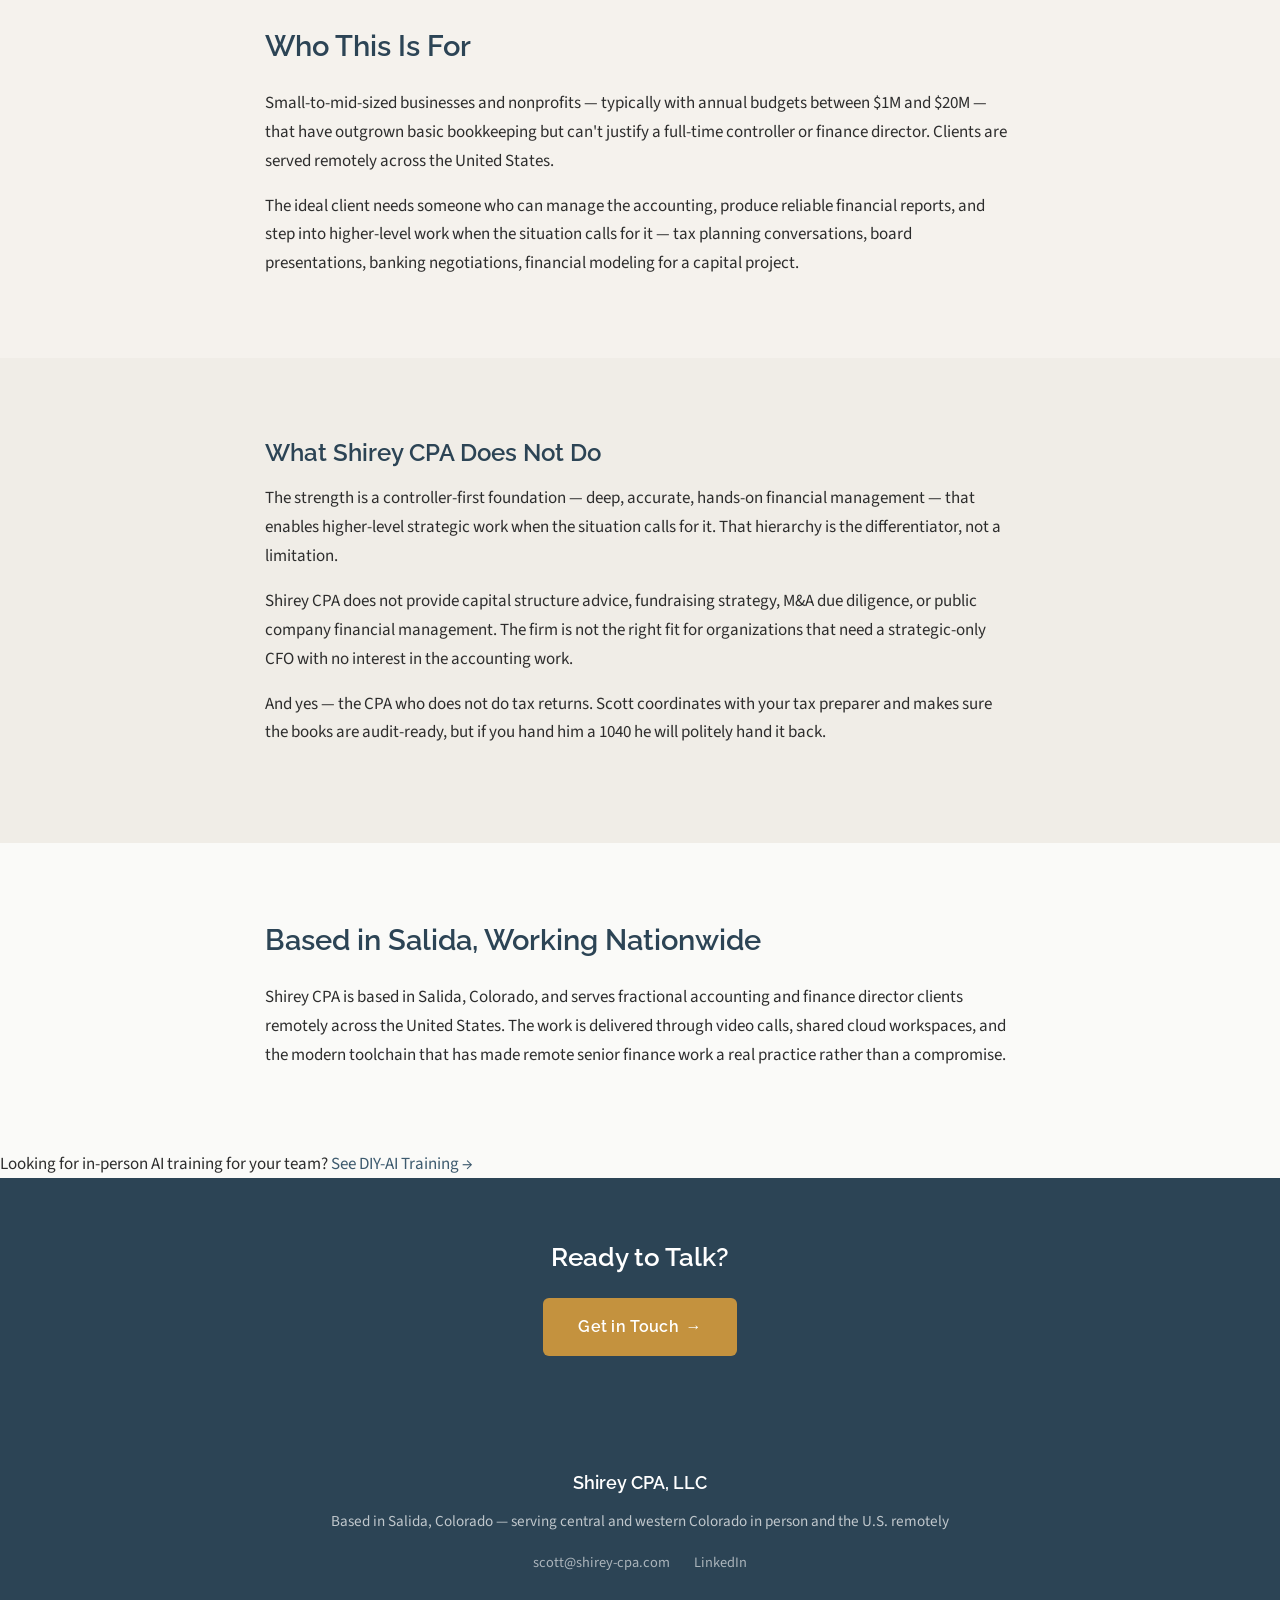
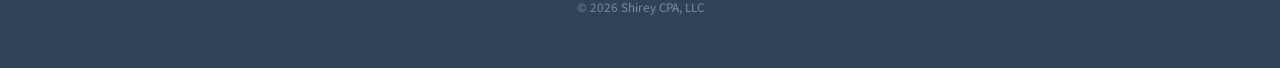
<file: services.html>
<!DOCTYPE html>
<html lang="en">
<head>
    <meta charset="UTF-8">
    <meta name="viewport" content="width=device-width, initial-scale=1.0">
    <title>Fractional Accounting &amp; Finance Director Services | Shirey CPA</title>
    <meta name="description" content="Fractional accounting and finance director services for small businesses and nonprofits, delivered remotely across the United States. Month-end close, reconciliation, budgeting, forecasting, tax planning, and nonprofit fund accounting.">
    <meta property="og:title" content="Fractional Accounting &amp; Finance Director Services | Shirey CPA">
    <meta property="og:description" content="Outsourced controller and finance director services for organizations across the U.S. that need senior-level financial management without a full-time hire.">
    <meta property="og:type" content="website">
    <meta property="og:url" content="https://shirey-cpa.com/services">
    <link rel="canonical" href="https://shirey-cpa.com/services">
    <link rel="icon" href="/favicon.svg" type="image/svg+xml">
    <link rel="icon" href="/favicon.ico" sizes="32x32">
    <link rel="preconnect" href="https://fonts.googleapis.com">
    <link rel="preconnect" href="https://fonts.gstatic.com" crossorigin>
    <link href="https://fonts.googleapis.com/css2?family=Raleway:wght@400;500;600;700&family=Source+Sans+3:wght@400;500;600&display=swap" rel="stylesheet">
    <link rel="stylesheet" href="/css/styles.css">
</head>
<body>
    <!-- ===== NAVIGATION ===== -->
    <nav class="nav">
        <div class="nav-inner">
            <a href="/" class="nav-brand">Shirey CPA</a>
            <button class="hamburger" onclick="document.querySelector('.nav-links').classList.toggle('open')" aria-label="Toggle navigation">
                <span></span><span></span><span></span>
            </button>
            <ul class="nav-links">
                <li><a href="/">Home</a></li>
                <li><a href="/diy-ai-training">DIY-AI Training</a></li>
                <li><a href="/services" class="active">Fractional Accounting</a></li>
                <li><a href="/about">About</a></li>
                <li><a href="/contact">Contact</a></li>
            </ul>
        </div>
    </nav>

    <!-- ===== PAGE HEADER ===== -->
    <section class="page-header">
        <h1>Fractional Accounting &amp; Finance Director Services</h1>
        <p class="subtitle">Shirey CPA provides outsourced controller and finance director services for small businesses and nonprofits that need more than a bookkeeper but aren't ready for a full-time hire. The firm becomes part of your operational rhythm &mdash; not a project consultant who delivers a report and disappears.</p>
    </section>

    <!-- ===== CORE SERVICES ===== -->
    <section class="content-section wide light">
        <div class="container">
            <div class="service-items">

                <div class="service-item">
                    <div class="service-item-icon">
                        <svg width="22" height="22" fill="none" stroke="currentColor" stroke-width="2" stroke-linecap="round" stroke-linejoin="round"><path d="M4 4h16v16H4z"/><path d="M4 10h16M10 4v16"/></svg>
                    </div>
                    <div class="service-item-text">
                        <h3>Month-End Close Management</h3>
                        <p>Shirey CPA manages the full monthly close cycle: journal entries, accruals, adjustments, and reconciliations completed on a reliable schedule. The books are accurate and closed on time so leadership can make decisions from current numbers, not last quarter's estimates.</p>
                    </div>
                </div>

                <div class="service-item">
                    <div class="service-item-icon">
                        <svg width="22" height="22" fill="none" stroke="currentColor" stroke-width="2" stroke-linecap="round" stroke-linejoin="round"><path d="M17 1l4 4-4 4"/><path d="M3 11V9a4 4 0 0 1 4-4h14"/><path d="M7 23l-4-4 4-4"/><path d="M21 13v2a4 4 0 0 1-4 4H3"/></svg>
                    </div>
                    <div class="service-item-text">
                        <h3>Account Reconciliation</h3>
                        <p>Bank accounts, investment accounts, grants receivable, intercompany balances &mdash; reconciled monthly with discrepancies investigated and resolved. For nonprofits with fund accounting, Shirey CPA reconciles at the fund level to ensure restricted and unrestricted balances are accurate.</p>
                    </div>
                </div>

                <div class="service-item">
                    <div class="service-item-icon">
                        <svg width="22" height="22" fill="none" stroke="currentColor" stroke-width="2" stroke-linecap="round" stroke-linejoin="round"><path d="M14 2H6a2 2 0 0 0-2 2v16a2 2 0 0 0 2 2h12a2 2 0 0 0 2-2V8z"/><path d="M14 2v6h6"/><path d="M8 13h8M8 17h8M8 9h2"/></svg>
                    </div>
                    <div class="service-item-text">
                        <h3>Financial Reporting</h3>
                        <p>Monthly financial statements, board reporting packages, grant financial reports, and management dashboards. Shirey CPA prepares the numbers and writes the narrative &mdash; the variance commentary, the budget-to-actual analysis, the plain-language explanation of what changed and why.</p>
                    </div>
                </div>

                <div class="service-item">
                    <div class="service-item-icon">
                        <svg width="22" height="22" fill="none" stroke="currentColor" stroke-width="2" stroke-linecap="round" stroke-linejoin="round"><path d="M21 15v4a2 2 0 0 1-2 2H5a2 2 0 0 1-2-2v-4"/><polyline points="17 8 12 3 7 8"/><line x1="12" y1="3" x2="12" y2="15"/></svg>
                    </div>
                    <div class="service-item-text">
                        <h3>Budgeting &amp; Forecasting</h3>
                        <p>Annual budgets, departmental budgets, grant budgets, and rolling forecasts. Shirey CPA builds budgets that reflect how the organization actually operates, not how a template thinks it should. The firm handles the modeling, the scenario analysis, and the presentation to leadership or the board.</p>
                    </div>
                </div>

                <div class="service-item">
                    <div class="service-item-icon">
                        <svg width="22" height="22" fill="none" stroke="currentColor" stroke-width="2" stroke-linecap="round" stroke-linejoin="round"><line x1="12" y1="1" x2="12" y2="23"/><path d="M17 5H9.5a3.5 3.5 0 0 0 0 7h5a3.5 3.5 0 0 1 0 7H6"/></svg>
                    </div>
                    <div class="service-item-text">
                        <h3>Cash Management</h3>
                        <p>Cash flow monitoring, banking relationships, investment oversight, and liquidity planning. Shirey CPA tracks where the money is, when it's arriving, and whether the organization has enough runway for its commitments.</p>
                    </div>
                </div>

                <div class="service-item">
                    <div class="service-item-icon">
                        <svg width="22" height="22" fill="none" stroke="currentColor" stroke-width="2" stroke-linecap="round" stroke-linejoin="round"><path d="M12 22s8-4 8-10V5l-8-3-8 3v7c0 6 8 10 8 10z"/></svg>
                    </div>
                    <div class="service-item-text">
                        <h3>Internal Controls</h3>
                        <p>Segregation of duties, approval workflows, accounting policies, and fraud prevention &mdash; designed for the reality of small organizations where one or two people handle everything. Shirey CPA builds controls that are practical and enforceable, not textbook frameworks that nobody follows.</p>
                    </div>
                </div>

                <div class="service-item">
                    <div class="service-item-icon">
                        <svg width="22" height="22" fill="none" stroke="currentColor" stroke-width="2" stroke-linecap="round" stroke-linejoin="round"><rect x="2" y="7" width="20" height="14" rx="2" ry="2"/><path d="M16 21V5a2 2 0 0 0-2-2h-4a2 2 0 0 0-2 2v16"/></svg>
                    </div>
                    <div class="service-item-text">
                        <h3>Tax Planning &amp; Compliance</h3>
                        <p>Proactive tax planning for small businesses and nonprofit compliance monitoring. Shirey CPA coordinates with outside tax preparers where needed and ensures the organization's financial records support clean, timely filings.</p>
                    </div>
                </div>

                <div class="service-item">
                    <div class="service-item-icon">
                        <svg width="22" height="22" fill="none" stroke="currentColor" stroke-width="2" stroke-linecap="round" stroke-linejoin="round"><path d="M2 3h6a4 4 0 0 1 4 4v14a3 3 0 0 0-3-3H2z"/><path d="M22 3h-6a4 4 0 0 0-4 4v14a3 3 0 0 1 3-3h7z"/></svg>
                    </div>
                    <div class="service-item-text">
                        <h3>Nonprofit Fund Accounting</h3>
                        <p>Fund-level tracking, restriction management, grant compliance, and donor reporting. Shirey CPA understands the difference between temporarily restricted, permanently restricted, and unrestricted funds &mdash; and builds accounting systems that maintain those distinctions accurately through every transaction.</p>
                    </div>
                </div>

            </div>
        </div>
    </section>

    <!-- ===== WHO THIS IS FOR ===== -->
    <section class="content-section alt">
        <div class="container">
            <h2>Who This Is For</h2>
            <p>Small-to-mid-sized businesses and nonprofits &mdash; typically with annual budgets between $1M and $20M &mdash; that have outgrown basic bookkeeping but can't justify a full-time controller or finance director. Clients are served remotely across the United States.</p>
            <p>The ideal client needs someone who can manage the accounting, produce reliable financial reports, and step into higher-level work when the situation calls for it &mdash; tax planning conversations, board presentations, banking negotiations, financial modeling for a capital project.</p>
        </div>
    </section>

    <!-- ===== WHAT SHIREY CPA DOES NOT DO ===== -->
    <section class="exclusion-section">
        <div class="container">
            <h2>What Shirey CPA Does Not Do</h2>
            <p>The strength is a controller-first foundation &mdash; deep, accurate, hands-on financial management &mdash; that enables higher-level strategic work when the situation calls for it. That hierarchy is the differentiator, not a limitation.</p>
            <p>Shirey CPA does not provide capital structure advice, fundraising strategy, M&amp;A due diligence, or public company financial management. The firm is not the right fit for organizations that need a strategic-only CFO with no interest in the accounting work.</p>
            <p>And yes &mdash; the CPA who does not do tax returns. Scott coordinates with your tax preparer and makes sure the books are audit-ready, but if you hand him a 1040 he will politely hand it back.</p>
        </div>
    </section>

    <!-- ===== GEOGRAPHIC SCOPE ===== -->
    <section class="content-section light">
        <div class="container">
            <h2>Based in Salida, Working Nationwide</h2>
            <p>Shirey CPA is based in Salida, Colorado, and serves fractional accounting and finance director clients remotely across the United States. The work is delivered through video calls, shared cloud workspaces, and the modern toolchain that has made remote senior finance work a real practice rather than a compromise.</p>
        </div>
    </section>

    <!-- ===== CROSS-LINK ===== -->
    <section class="cross-link">
        <p>Looking for in-person AI training for your team? <a href="/diy-ai-training">See DIY-AI Training &rarr;</a></p>
    </section>

    <!-- ===== CTA ===== -->
    <section class="cta-strip">
        <h2>Ready to Talk?</h2>
        <p></p>
        <a href="/contact" class="btn btn-primary btn-arrow">Get in Touch</a>
    </section>

    <!-- ===== FOOTER ===== -->
    <footer class="footer">
        <div class="container">
            <div class="footer-brand">Shirey CPA, LLC</div>
            <p class="footer-location">Based in Salida, Colorado &mdash; serving central and western Colorado in person and the U.S. remotely</p>
            <div class="footer-links">
                <a href="mailto:scott@shirey-cpa.com">scott@shirey-cpa.com</a>
                <a href="https://linkedin.com/in/scottshireycpa" target="_blank" rel="noopener">LinkedIn</a>
            </div>
            <p class="footer-copyright">&copy; 2026 Shirey CPA, LLC</p>
        </div>
    </footer>

    <!-- Google tag (gtag.js) — GA4 Measurement ID G-R3M9ESG5H5 -->
    <script async src="https://www.googletagmanager.com/gtag/js?id=G-R3M9ESG5H5"></script>
    <script>
        window.dataLayer = window.dataLayer || [];
        function gtag(){dataLayer.push(arguments);}
        gtag('js', new Date());
        gtag('config', 'G-R3M9ESG5H5');
    </script>
</body>
</html>
</file>
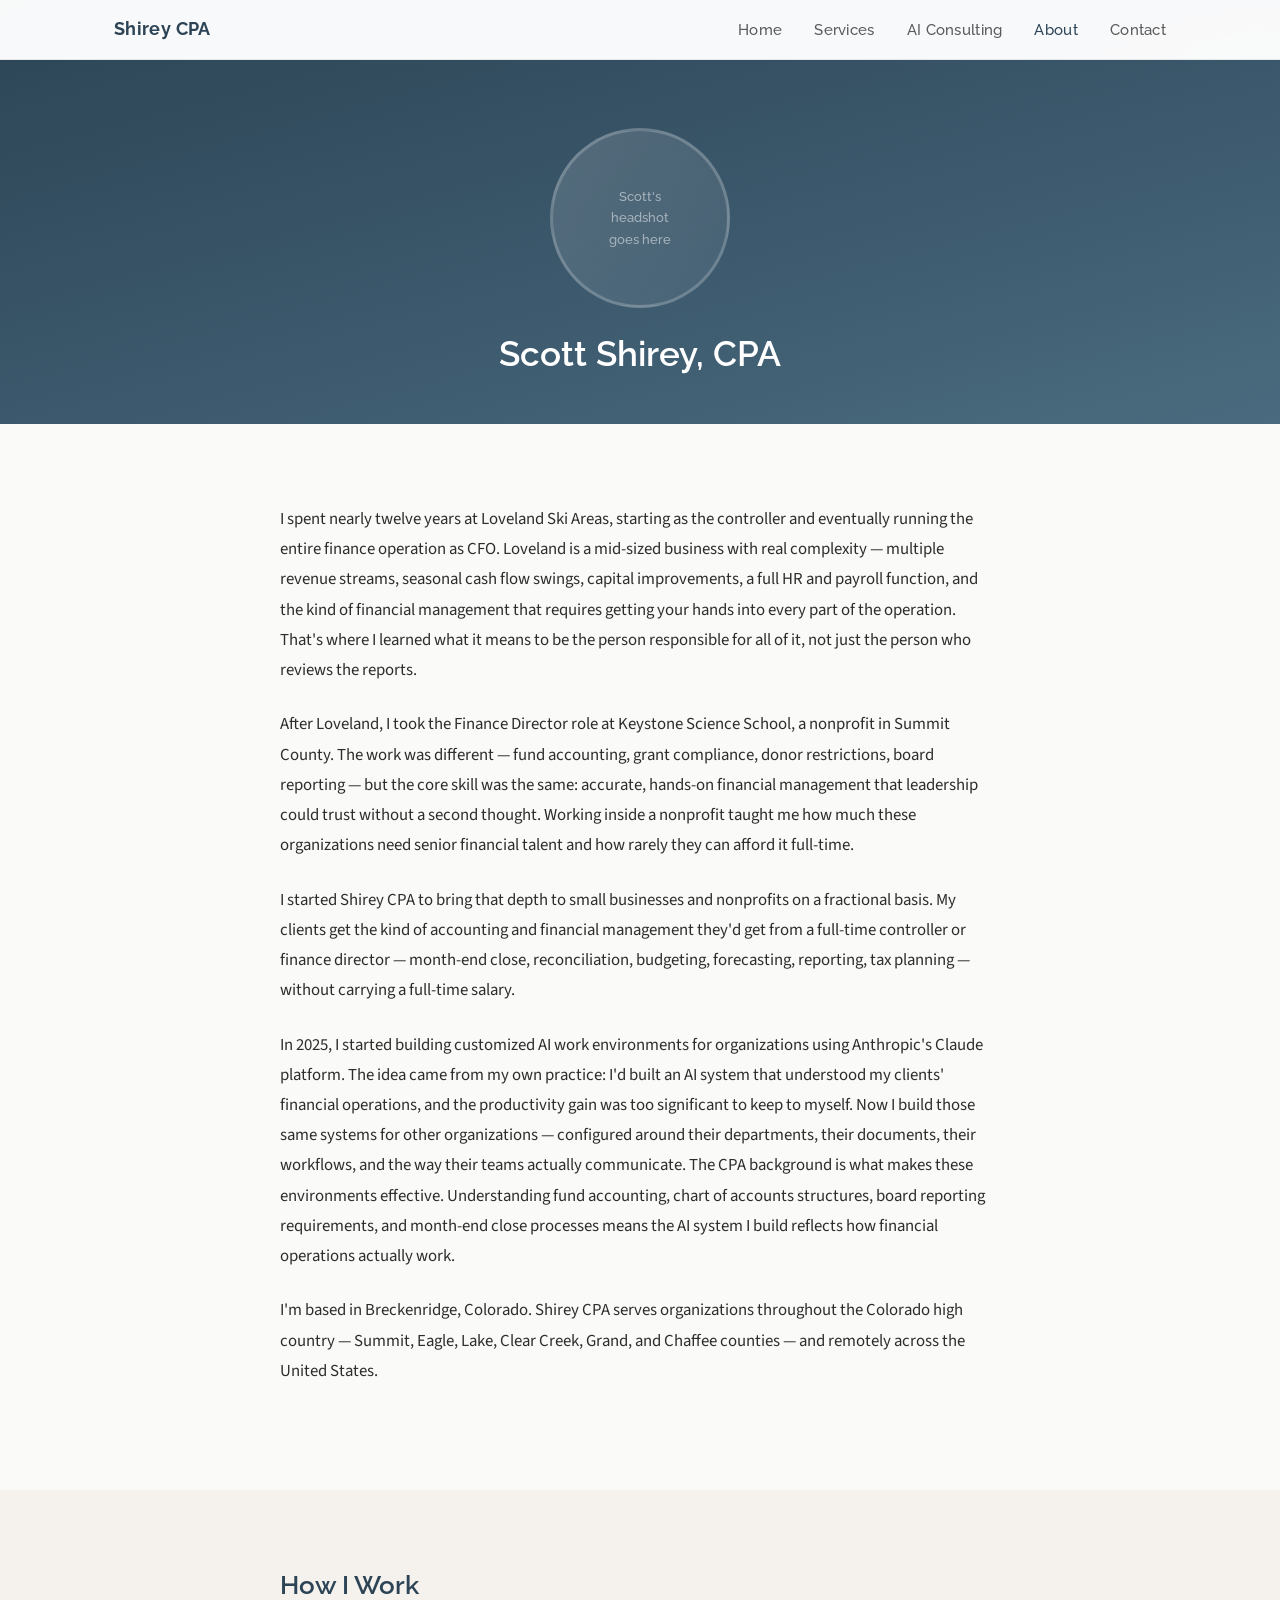
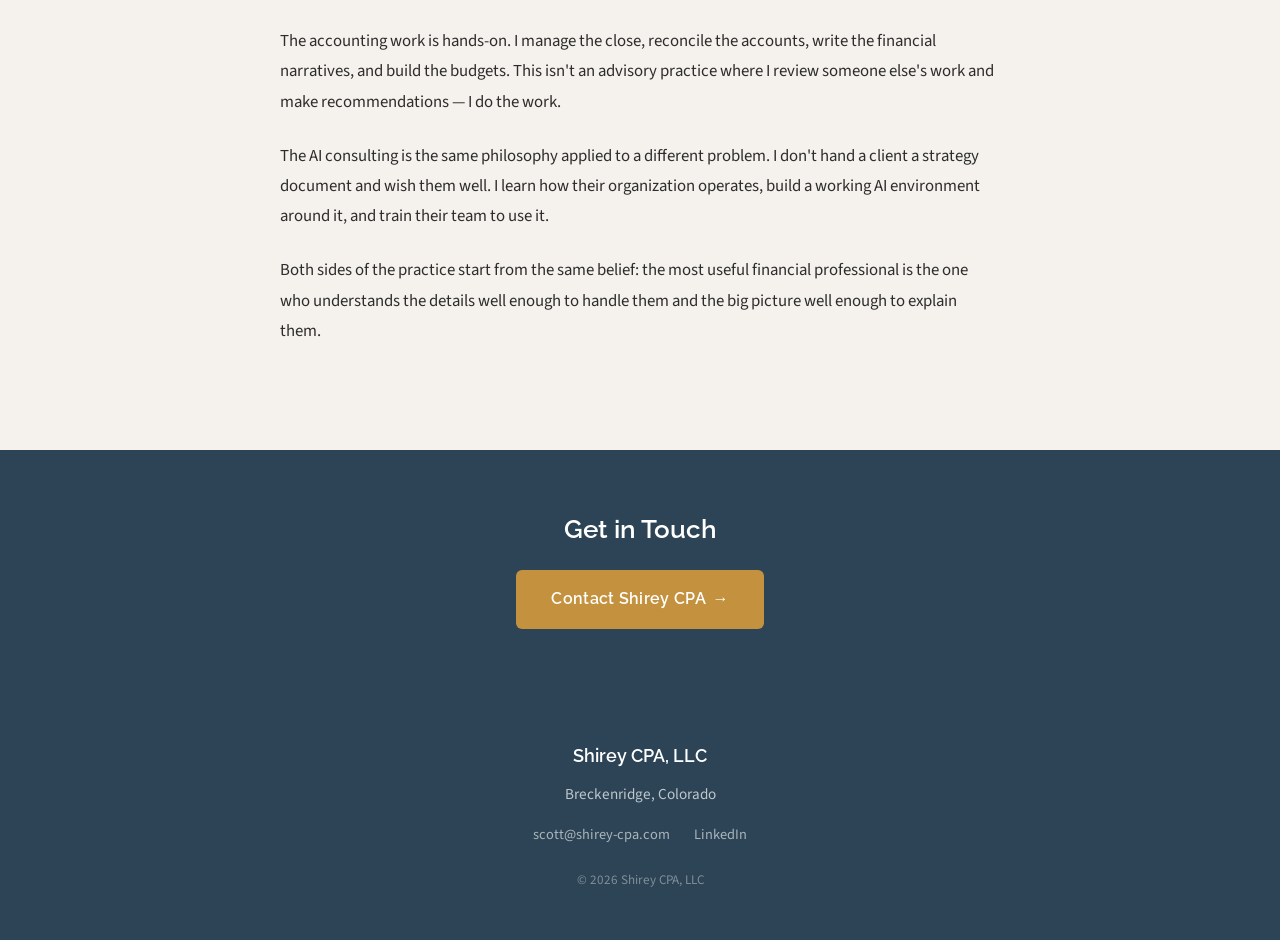
<file: C1_Website_Final/about.html>
<!DOCTYPE html>
<html lang="en">
<head>
    <meta charset="UTF-8">
    <meta name="viewport" content="width=device-width, initial-scale=1.0">
    <title>About | Shirey CPA</title>
    <meta name="description" content="Scott Shirey is a CPA and fractional finance director based in Breckenridge, Colorado. Nearly twelve years at Loveland Ski Areas, Finance Director at Keystone Science School, now building AI work environments for small businesses and nonprofits.">
    <meta property="og:title" content="About | Shirey CPA">
    <meta property="og:description" content="CPA and fractional finance director based in Breckenridge, Colorado. Controller-first financial management and AI consulting.">
    <meta property="og:type" content="website">
    <meta property="og:url" content="https://shirey-cpa.com/about">
    <link rel="canonical" href="https://shirey-cpa.com/about">
    <link rel="icon" href="/favicon.svg" type="image/svg+xml">
    <link rel="icon" href="/favicon.ico" sizes="32x32">
    <link rel="preconnect" href="https://fonts.googleapis.com">
    <link rel="preconnect" href="https://fonts.gstatic.com" crossorigin>
    <link href="https://fonts.googleapis.com/css2?family=Raleway:wght@400;500;600;700&family=Source+Sans+3:wght@400;500;600&display=swap" rel="stylesheet">
    <link rel="stylesheet" href="/css/styles.css">
</head>
<body>
    <!-- ===== NAVIGATION ===== -->
    <nav class="nav">
        <div class="nav-inner">
            <a href="/" class="nav-brand">Shirey CPA</a>
            <button class="hamburger" onclick="document.querySelector('.nav-links').classList.toggle('open')" aria-label="Toggle navigation">
                <span></span><span></span><span></span>
            </button>
            <ul class="nav-links">
                <li><a href="/">Home</a></li>
                <li><a href="/services">Services</a></li>
                <li><a href="/ai-consulting">AI Consulting</a></li>
                <li><a href="/about" class="active">About</a></li>
                <li><a href="/contact">Contact</a></li>
            </ul>
        </div>
    </nav>

    <!-- ===== ABOUT HERO (headshot + name) ===== -->
    <section class="about-hero">
        <!-- Replace with: <img src="/images/scott-headshot.jpg" alt="Scott Shirey, CPA"> -->
        <div class="photo-placeholder">Scott's<br>headshot<br>goes here</div>
        <h1>Scott Shirey, CPA</h1>
    </section>

    <!-- ===== BIO ===== -->
    <section class="about-bio">
        <div class="container">
            <p>I spent nearly twelve years at Loveland Ski Areas, starting as the controller and eventually running the entire finance operation as CFO. Loveland is a mid-sized business with real complexity &mdash; multiple revenue streams, seasonal cash flow swings, capital improvements, a full HR and payroll function, and the kind of financial management that requires getting your hands into every part of the operation. That's where I learned what it means to be the person responsible for all of it, not just the person who reviews the reports.</p>

            <p>After Loveland, I took the Finance Director role at Keystone Science School, a nonprofit in Summit County. The work was different &mdash; fund accounting, grant compliance, donor restrictions, board reporting &mdash; but the core skill was the same: accurate, hands-on financial management that leadership could trust without a second thought. Working inside a nonprofit taught me how much these organizations need senior financial talent and how rarely they can afford it full-time.</p>

            <p>I started Shirey CPA to bring that depth to small businesses and nonprofits on a fractional basis. My clients get the kind of accounting and financial management they'd get from a full-time controller or finance director &mdash; month-end close, reconciliation, budgeting, forecasting, reporting, tax planning &mdash; without carrying a full-time salary.</p>

            <p>In 2025, I started building customized AI work environments for organizations using Anthropic's Claude platform. The idea came from my own practice: I'd built an AI system that understood my clients' financial operations, and the productivity gain was too significant to keep to myself. Now I build those same systems for other organizations &mdash; configured around their departments, their documents, their workflows, and the way their teams actually communicate. The CPA background is what makes these environments effective. Understanding fund accounting, chart of accounts structures, board reporting requirements, and month-end close processes means the AI system I build reflects how financial operations actually work.</p>

            <p>I'm based in Breckenridge, Colorado. Shirey CPA serves organizations throughout the Colorado high country &mdash; Summit, Eagle, Lake, Clear Creek, Grand, and Chaffee counties &mdash; and remotely across the United States.</p>
        </div>
    </section>

    <!-- ===== HOW I WORK ===== -->
    <section class="about-how">
        <div class="container">
            <h2>How I Work</h2>
            <p>The accounting work is hands-on. I manage the close, reconcile the accounts, write the financial narratives, and build the budgets. This isn't an advisory practice where I review someone else's work and make recommendations &mdash; I do the work.</p>

            <p>The AI consulting is the same philosophy applied to a different problem. I don't hand a client a strategy document and wish them well. I learn how their organization operates, build a working AI environment around it, and train their team to use it.</p>

            <p>Both sides of the practice start from the same belief: the most useful financial professional is the one who understands the details well enough to handle them and the big picture well enough to explain them.</p>
        </div>
    </section>

    <!-- ===== CTA ===== -->
    <section class="cta-strip">
        <h2>Get in Touch</h2>
        <p></p>
        <a href="/contact" class="btn btn-primary btn-arrow">Contact Shirey CPA</a>
    </section>

    <!-- ===== FOOTER ===== -->
    <footer class="footer">
        <div class="container">
            <p class="footer-brand">Shirey CPA, LLC</p>
            <p class="footer-location">Breckenridge, Colorado</p>
            <div class="footer-links">
                <a href="mailto:scott@shirey-cpa.com">scott@shirey-cpa.com</a>
                <a href="https://linkedin.com/in/scottshireycpa" target="_blank" rel="noopener">LinkedIn</a>
            </div>
            <p class="footer-copyright">&copy; 2026 Shirey CPA, LLC</p>
        </div>
    </footer>

    <!-- Analytics placeholder -->
    <!-- <script defer data-domain="shirey-cpa.com" src="https://plausible.io/js/script.js"></script> -->
</body>
</html>
</file>
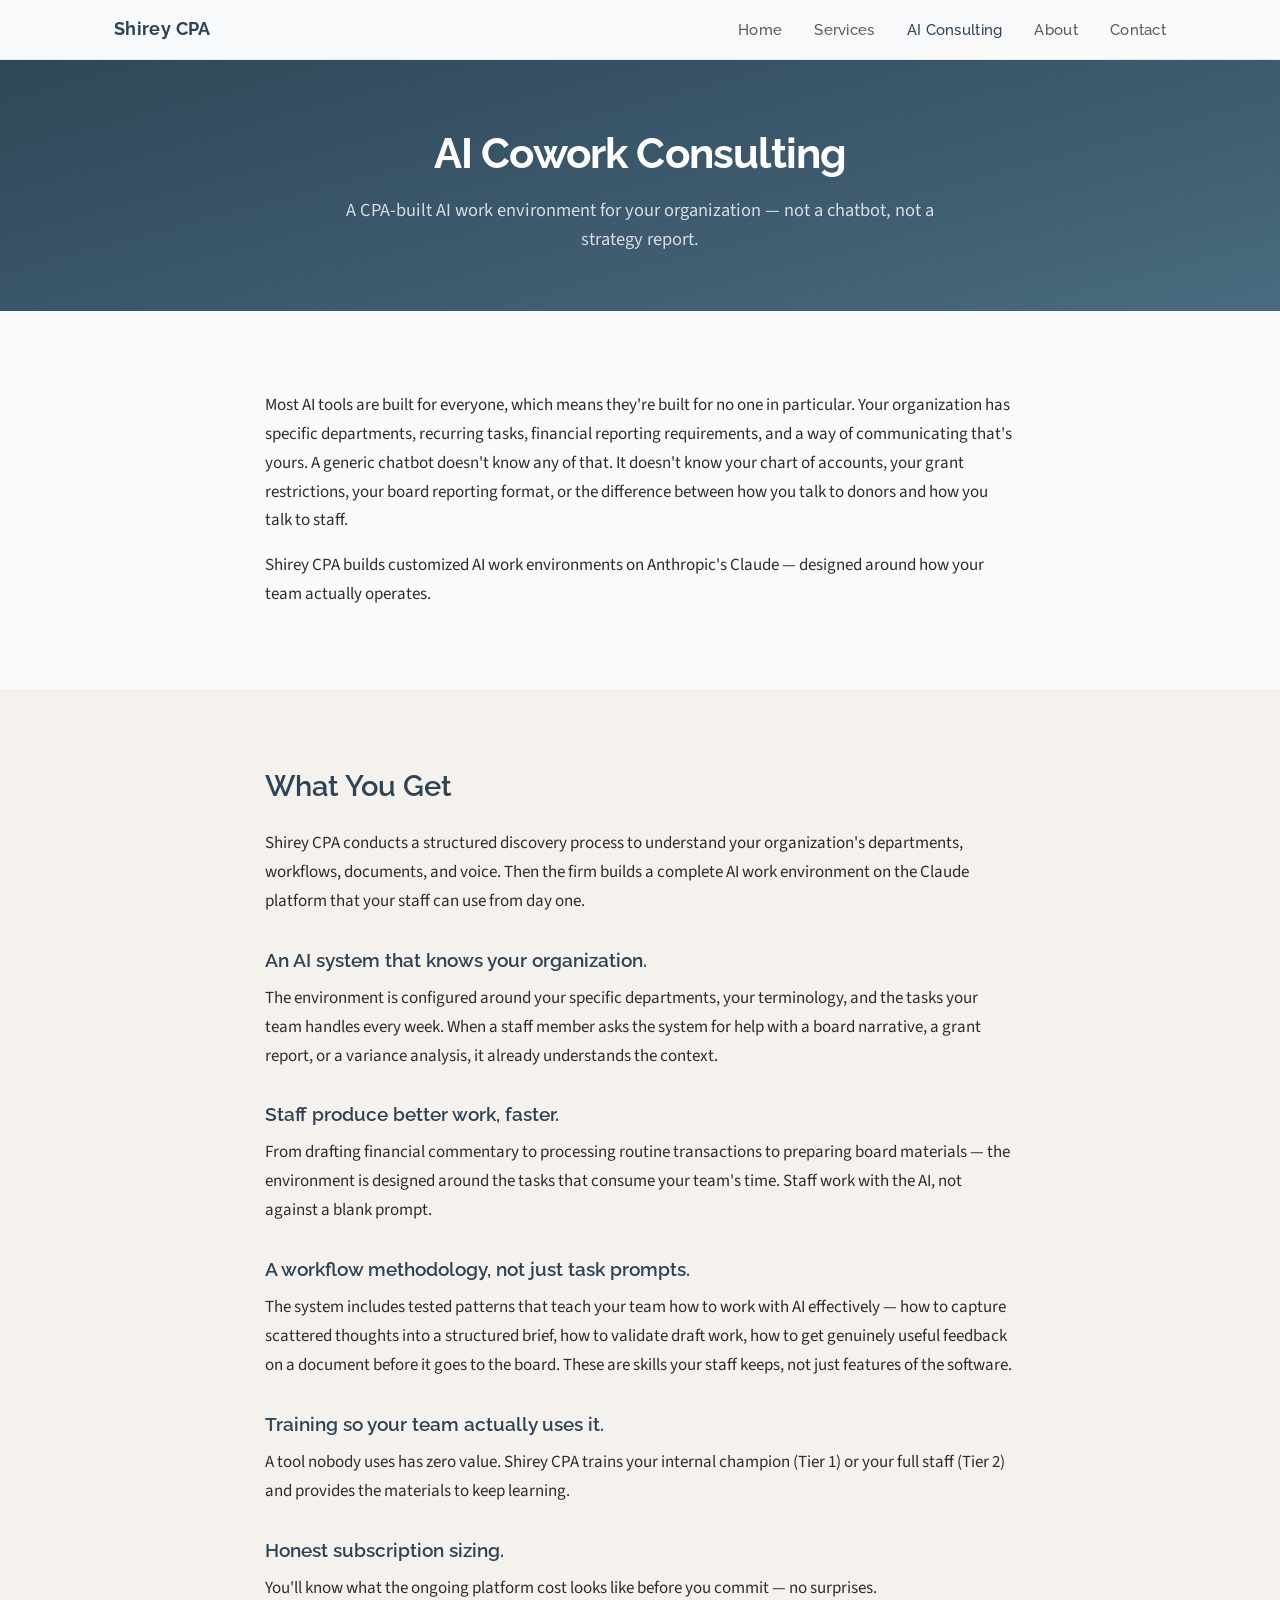
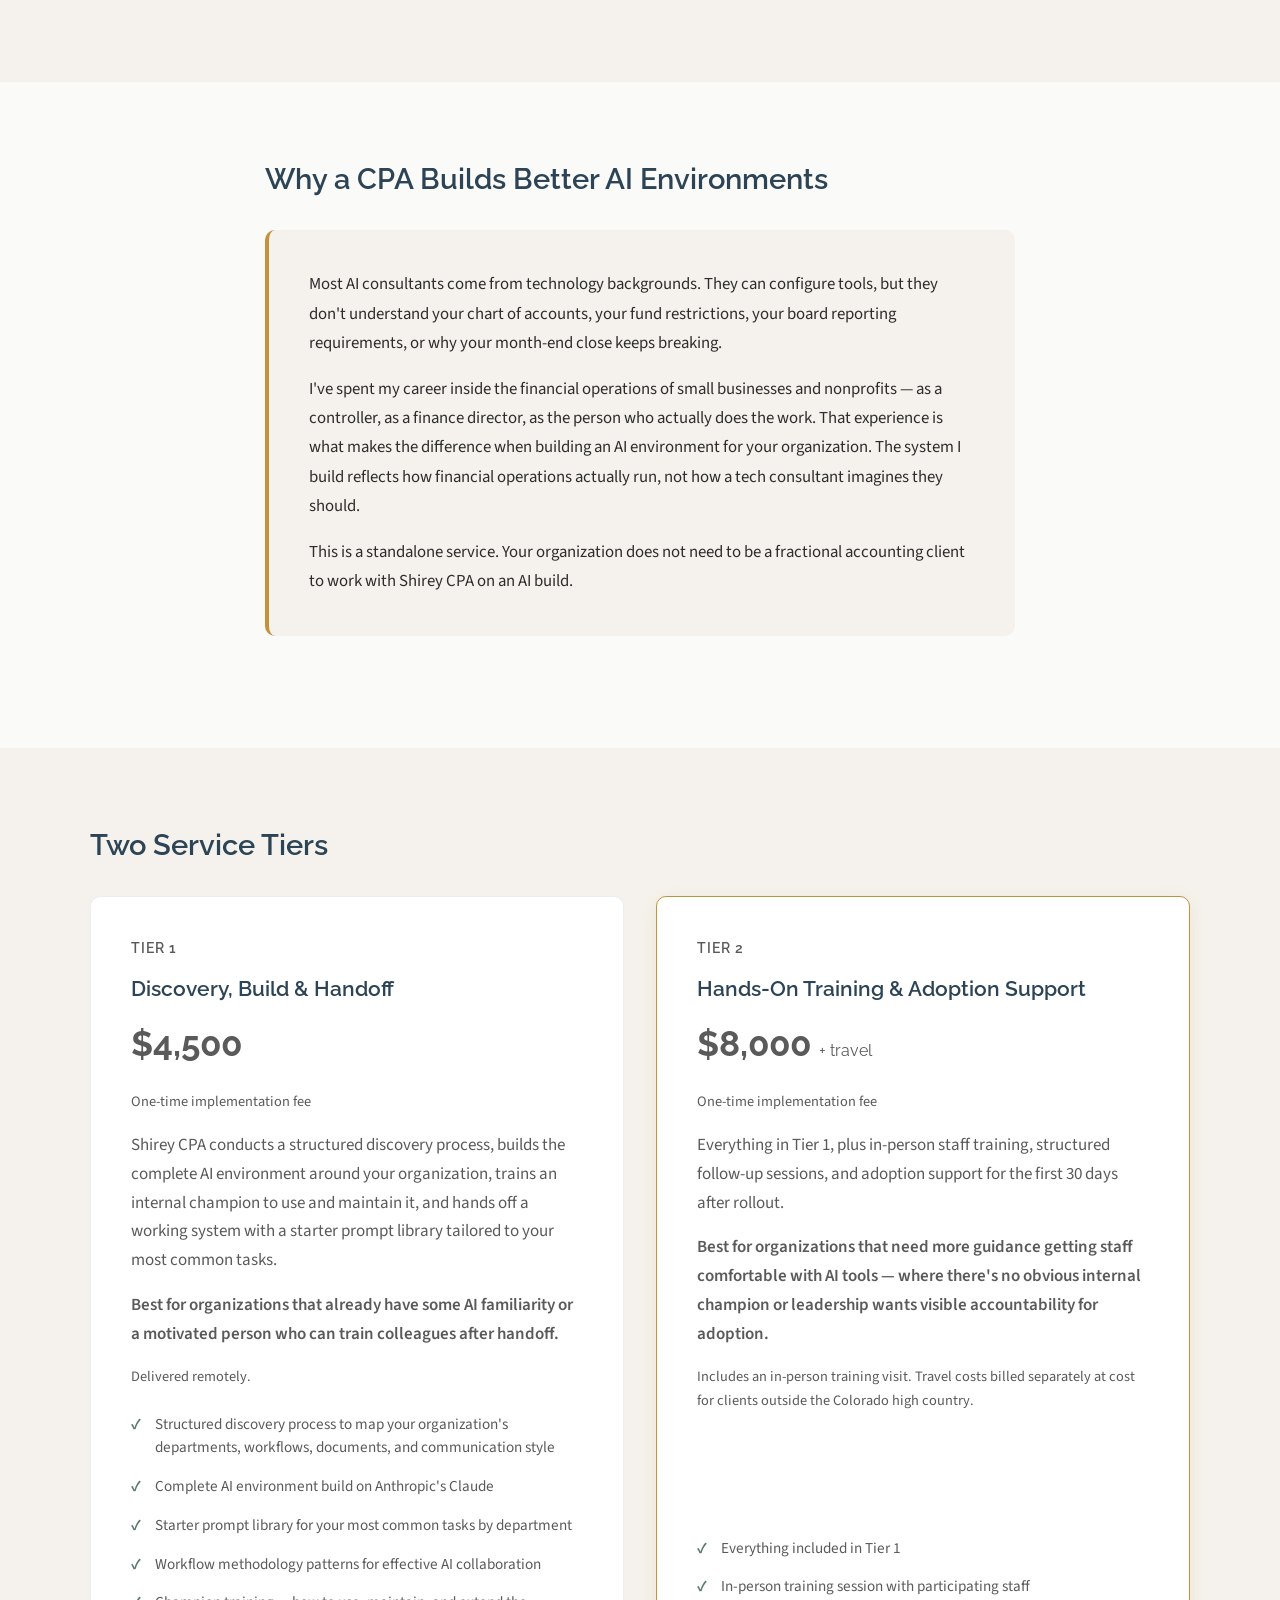
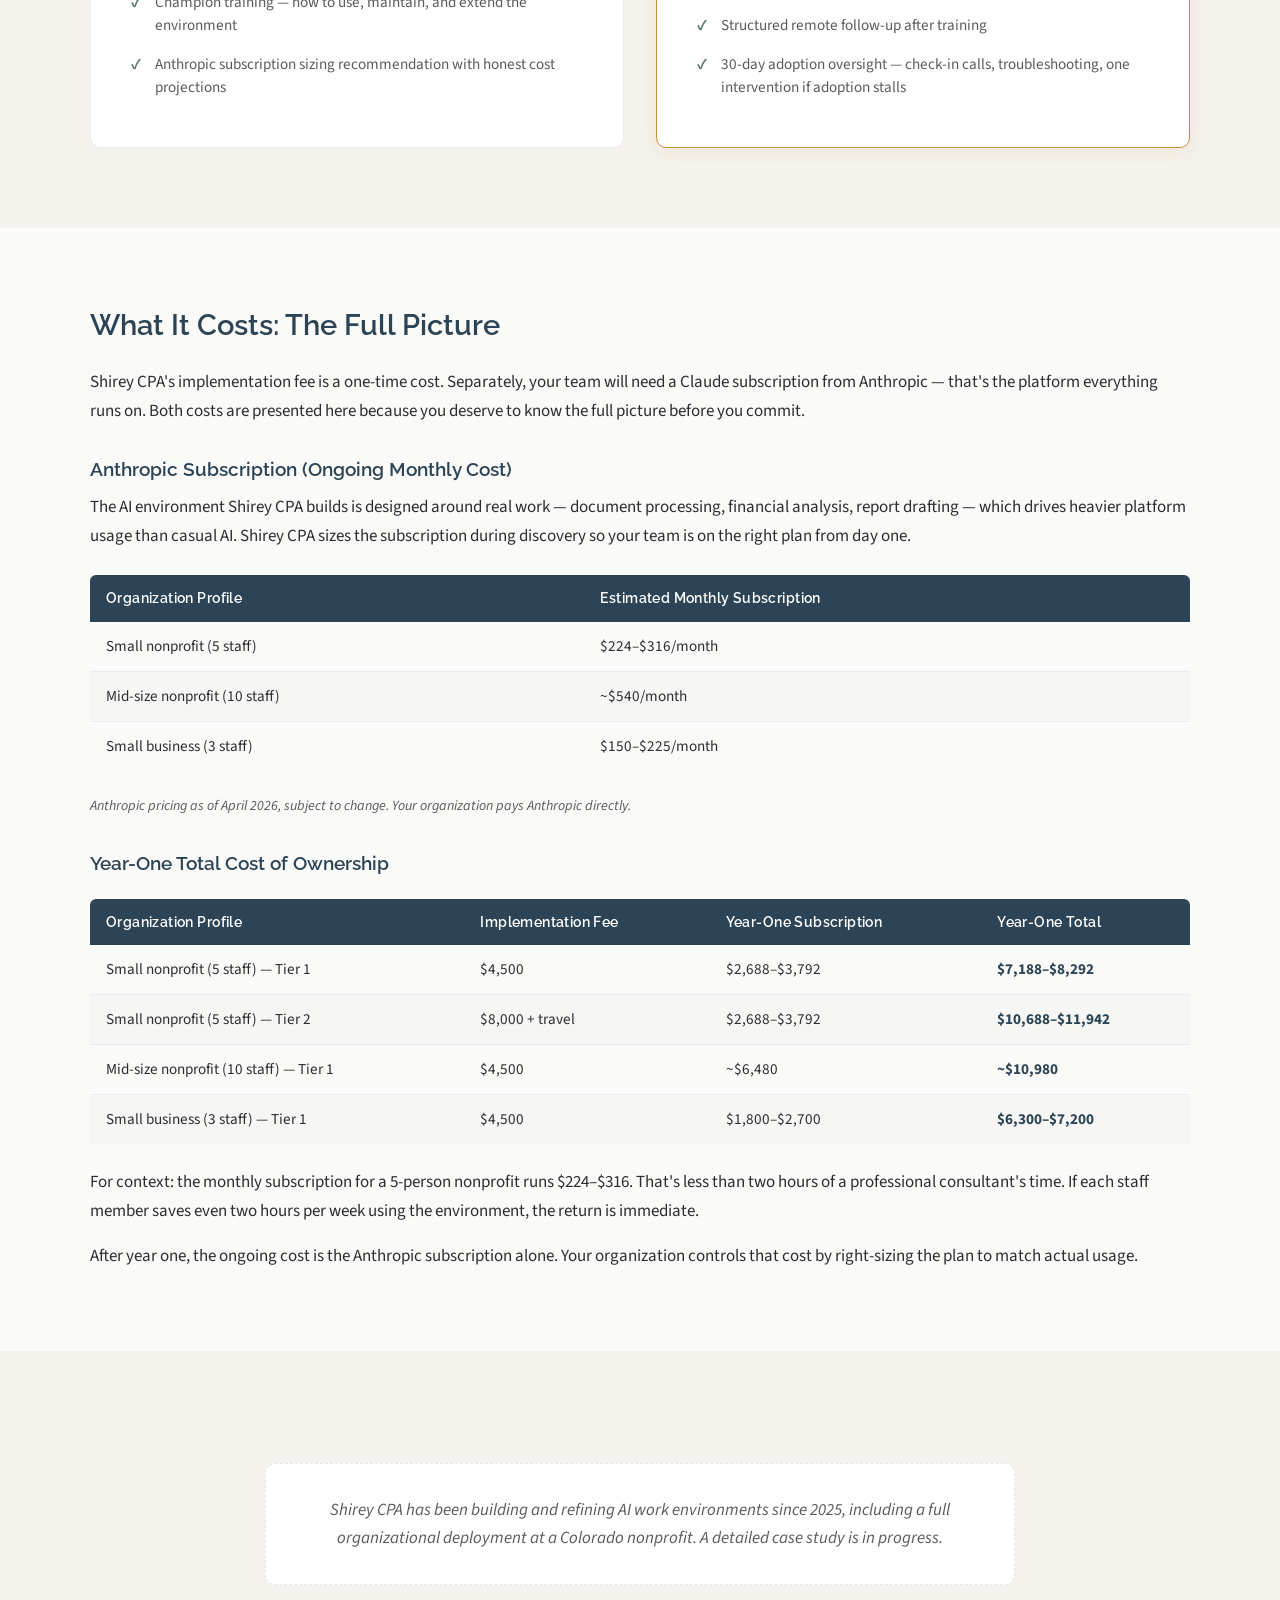
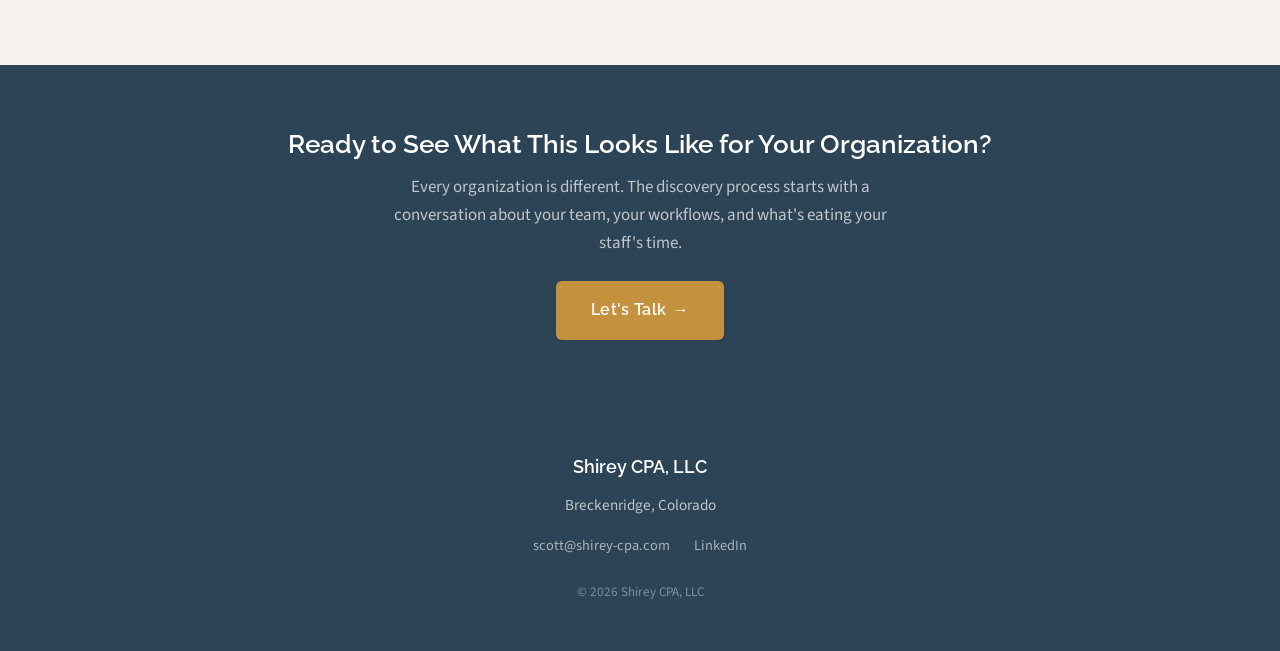
<file: C1_Website_Final/ai-consulting.html>
<!DOCTYPE html>
<html lang="en">
<head>
    <meta charset="UTF-8">
    <meta name="viewport" content="width=device-width, initial-scale=1.0">
    <title>AI Consulting | Shirey CPA</title>
    <meta name="description" content="CPA-built AI work environments on Anthropic's Claude for small businesses and nonprofits. Customized around your organization's departments, workflows, and documents.">
    <meta property="og:title" content="AI Consulting | Shirey CPA">
    <meta property="og:description" content="A CPA-built AI work environment for your organization — not a chatbot, not a strategy report. Customized on Anthropic's Claude.">
    <meta property="og:type" content="website">
    <meta property="og:url" content="https://shirey-cpa.com/ai-consulting">
    <link rel="canonical" href="https://shirey-cpa.com/ai-consulting">
    <link rel="icon" href="/favicon.svg" type="image/svg+xml">
    <link rel="icon" href="/favicon.ico" sizes="32x32">
    <link rel="preconnect" href="https://fonts.googleapis.com">
    <link rel="preconnect" href="https://fonts.gstatic.com" crossorigin>
    <link href="https://fonts.googleapis.com/css2?family=Raleway:wght@400;500;600;700&family=Source+Sans+3:wght@400;500;600&display=swap" rel="stylesheet">
    <link rel="stylesheet" href="/css/styles.css">
</head>
<body>
    <!-- ===== NAVIGATION ===== -->
    <nav class="nav">
        <div class="nav-inner">
            <a href="/" class="nav-brand">Shirey CPA</a>
            <button class="hamburger" onclick="document.querySelector('.nav-links').classList.toggle('open')" aria-label="Toggle navigation">
                <span></span><span></span><span></span>
            </button>
            <ul class="nav-links">
                <li><a href="/">Home</a></li>
                <li><a href="/services">Services</a></li>
                <li><a href="/ai-consulting" class="active">AI Consulting</a></li>
                <li><a href="/about">About</a></li>
                <li><a href="/contact">Contact</a></li>
            </ul>
        </div>
    </nav>

    <!-- ===== PAGE HEADER ===== -->
    <section class="page-header">
        <h1>AI Cowork Consulting</h1>
        <p class="subtitle">A CPA-built AI work environment for your organization &mdash; not a chatbot, not a strategy report.</p>
    </section>

    <!-- ===== THE PROBLEM ===== -->
    <section class="content-section light">
        <div class="container">
            <p>Most AI tools are built for everyone, which means they're built for no one in particular. Your organization has specific departments, recurring tasks, financial reporting requirements, and a way of communicating that's yours. A generic chatbot doesn't know any of that. It doesn't know your chart of accounts, your grant restrictions, your board reporting format, or the difference between how you talk to donors and how you talk to staff.</p>
            <p>Shirey CPA builds customized AI work environments on Anthropic's Claude &mdash; designed around how your team actually operates.</p>
        </div>
    </section>

    <!-- ===== WHAT YOU GET ===== -->
    <section class="content-section alt">
        <div class="container">
            <h2>What You Get</h2>
            <p>Shirey CPA conducts a structured discovery process to understand your organization's departments, workflows, documents, and voice. Then the firm builds a complete AI work environment on the Claude platform that your staff can use from day one.</p>

            <h3>An AI system that knows your organization.</h3>
            <p>The environment is configured around your specific departments, your terminology, and the tasks your team handles every week. When a staff member asks the system for help with a board narrative, a grant report, or a variance analysis, it already understands the context.</p>

            <h3>Staff produce better work, faster.</h3>
            <p>From drafting financial commentary to processing routine transactions to preparing board materials &mdash; the environment is designed around the tasks that consume your team's time. Staff work with the AI, not against a blank prompt.</p>

            <h3>A workflow methodology, not just task prompts.</h3>
            <p>The system includes tested patterns that teach your team how to work with AI effectively &mdash; how to capture scattered thoughts into a structured brief, how to validate draft work, how to get genuinely useful feedback on a document before it goes to the board. These are skills your staff keeps, not just features of the software.</p>

            <h3>Training so your team actually uses it.</h3>
            <p>A tool nobody uses has zero value. Shirey CPA trains your internal champion (Tier 1) or your full staff (Tier 2) and provides the materials to keep learning.</p>

            <h3>Honest subscription sizing.</h3>
            <p>You'll know what the ongoing platform cost looks like before you commit &mdash; no surprises.</p>
        </div>
    </section>

    <!-- ===== WHY A CPA (first-person voice) ===== -->
    <section class="content-section light">
        <div class="container">
            <h2>Why a CPA Builds Better AI Environments</h2>
            <div class="voice-shift">
                <p>Most AI consultants come from technology backgrounds. They can configure tools, but they don't understand your chart of accounts, your fund restrictions, your board reporting requirements, or why your month-end close keeps breaking.</p>
                <p>I've spent my career inside the financial operations of small businesses and nonprofits &mdash; as a controller, as a finance director, as the person who actually does the work. That experience is what makes the difference when building an AI environment for your organization. The system I build reflects how financial operations actually run, not how a tech consultant imagines they should.</p>
                <p>This is a standalone service. Your organization does not need to be a fractional accounting client to work with Shirey CPA on an AI build.</p>
            </div>
        </div>
    </section>

    <!-- ===== TWO TIERS ===== -->
    <section class="content-section wide alt">
        <div class="container">
            <h2>Two Service Tiers</h2>
            <div class="tier-grid">

                <!-- TIER 1 -->
                <div class="tier-card">
                    <p class="tier-label">Tier 1</p>
                    <h3>Discovery, Build &amp; Handoff</h3>
                    <p class="tier-price">$4,500</p>
                    <p class="tier-price-note">One-time implementation fee</p>
                    <p>Shirey CPA conducts a structured discovery process, builds the complete AI environment around your organization, trains an internal champion to use and maintain it, and hands off a working system with a starter prompt library tailored to your most common tasks.</p>
                    <p class="tier-best-for">Best for organizations that already have some AI familiarity or a motivated person who can train colleagues after handoff.</p>
                    <p class="tier-price-note">Delivered remotely.</p>
                    <ul class="tier-includes">
                        <li>Structured discovery process to map your organization's departments, workflows, documents, and communication style</li>
                        <li>Complete AI environment build on Anthropic's Claude</li>
                        <li>Starter prompt library for your most common tasks by department</li>
                        <li>Workflow methodology patterns for effective AI collaboration</li>
                        <li>Champion training &mdash; how to use, maintain, and extend the environment</li>
                        <li>Anthropic subscription sizing recommendation with honest cost projections</li>
                    </ul>
                </div>

                <!-- TIER 2 -->
                <div class="tier-card featured">
                    <p class="tier-label">Tier 2</p>
                    <h3>Hands-On Training &amp; Adoption Support</h3>
                    <p class="tier-price">$8,000 <span style="font-size: 1rem; font-weight: 400; color: var(--color-text-light);">+ travel</span></p>
                    <p class="tier-price-note">One-time implementation fee</p>
                    <p>Everything in Tier 1, plus in-person staff training, structured follow-up sessions, and adoption support for the first 30 days after rollout.</p>
                    <p class="tier-best-for">Best for organizations that need more guidance getting staff comfortable with AI tools &mdash; where there's no obvious internal champion or leadership wants visible accountability for adoption.</p>
                    <p class="tier-price-note">Includes an in-person training visit. Travel costs billed separately at cost for clients outside the Colorado high country.</p>
                    <ul class="tier-includes">
                        <li>Everything included in Tier 1</li>
                        <li>In-person training session with participating staff</li>
                        <li>Structured remote follow-up after training</li>
                        <li>30-day adoption oversight &mdash; check-in calls, troubleshooting, one intervention if adoption stalls</li>
                    </ul>
                </div>

            </div>
        </div>
    </section>

    <!-- ===== TCO / FULL COST ===== -->
    <section class="content-section wide light">
        <div class="container">
            <h2>What It Costs: The Full Picture</h2>
            <p>Shirey CPA's implementation fee is a one-time cost. Separately, your team will need a Claude subscription from Anthropic &mdash; that's the platform everything runs on. Both costs are presented here because you deserve to know the full picture before you commit.</p>

            <h3>Anthropic Subscription (Ongoing Monthly Cost)</h3>
            <p>The AI environment Shirey CPA builds is designed around real work &mdash; document processing, financial analysis, report drafting &mdash; which drives heavier platform usage than casual AI. Shirey CPA sizes the subscription during discovery so your team is on the right plan from day one.</p>

            <table class="tco-table">
                <thead>
                    <tr>
                        <th>Organization Profile</th>
                        <th>Estimated Monthly Subscription</th>
                    </tr>
                </thead>
                <tbody>
                    <tr>
                        <td>Small nonprofit (5 staff)</td>
                        <td>$224&ndash;$316/month</td>
                    </tr>
                    <tr>
                        <td>Mid-size nonprofit (10 staff)</td>
                        <td>~$540/month</td>
                    </tr>
                    <tr>
                        <td>Small business (3 staff)</td>
                        <td>$150&ndash;$225/month</td>
                    </tr>
                </tbody>
            </table>
            <p style="font-size: 0.88rem; color: var(--color-text-light); font-style: italic;">Anthropic pricing as of April 2026, subject to change. Your organization pays Anthropic directly.</p>

            <h3>Year-One Total Cost of Ownership</h3>

            <table class="tco-table">
                <thead>
                    <tr>
                        <th>Organization Profile</th>
                        <th>Implementation Fee</th>
                        <th>Year-One Subscription</th>
                        <th>Year-One Total</th>
                    </tr>
                </thead>
                <tbody>
                    <tr>
                        <td>Small nonprofit (5 staff) &mdash; Tier 1</td>
                        <td>$4,500</td>
                        <td>$2,688&ndash;$3,792</td>
                        <td class="total">$7,188&ndash;$8,292</td>
                    </tr>
                    <tr>
                        <td>Small nonprofit (5 staff) &mdash; Tier 2</td>
                        <td>$8,000 + travel</td>
                        <td>$2,688&ndash;$3,792</td>
                        <td class="total">$10,688&ndash;$11,942</td>
                    </tr>
                    <tr>
                        <td>Mid-size nonprofit (10 staff) &mdash; Tier 1</td>
                        <td>$4,500</td>
                        <td>~$6,480</td>
                        <td class="total">~$10,980</td>
                    </tr>
                    <tr>
                        <td>Small business (3 staff) &mdash; Tier 1</td>
                        <td>$4,500</td>
                        <td>$1,800&ndash;$2,700</td>
                        <td class="total">$6,300&ndash;$7,200</td>
                    </tr>
                </tbody>
            </table>

            <p>For context: the monthly subscription for a 5-person nonprofit runs $224&ndash;$316. That's less than two hours of a professional consultant's time. If each staff member saves even two hours per week using the environment, the return is immediate.</p>
            <p>After year one, the ongoing cost is the Anthropic subscription alone. Your organization controls that cost by right-sizing the plan to match actual usage.</p>
        </div>
    </section>

    <!-- ===== SOCIAL PROOF PLACEHOLDER ===== -->
    <section class="content-section alt">
        <div class="container">
            <div class="proof-placeholder">
                Shirey CPA has been building and refining AI work environments since 2025, including a full organizational deployment at a Colorado nonprofit. A detailed case study is in progress.
            </div>
        </div>
    </section>

    <!-- ===== CTA ===== -->
    <section class="cta-strip">
        <h2>Ready to See What This Looks Like for Your Organization?</h2>
        <p>Every organization is different. The discovery process starts with a conversation about your team, your workflows, and what's eating your staff's time.</p>
        <a href="/contact" class="btn btn-primary btn-arrow">Let's Talk</a>
    </section>

    <!-- ===== FOOTER ===== -->
    <footer class="footer">
        <div class="container">
            <p class="footer-brand">Shirey CPA, LLC</p>
            <p class="footer-location">Breckenridge, Colorado</p>
            <div class="footer-links">
                <a href="mailto:scott@shirey-cpa.com">scott@shirey-cpa.com</a>
                <a href="https://linkedin.com/in/scottshireycpa" target="_blank" rel="noopener">LinkedIn</a>
            </div>
            <p class="footer-copyright">&copy; 2026 Shirey CPA, LLC</p>
        </div>
    </footer>

    <!-- Analytics placeholder -->
    <!-- <script defer data-domain="shirey-cpa.com" src="https://plausible.io/js/script.js"></script> -->
</body>
</html>
</file>
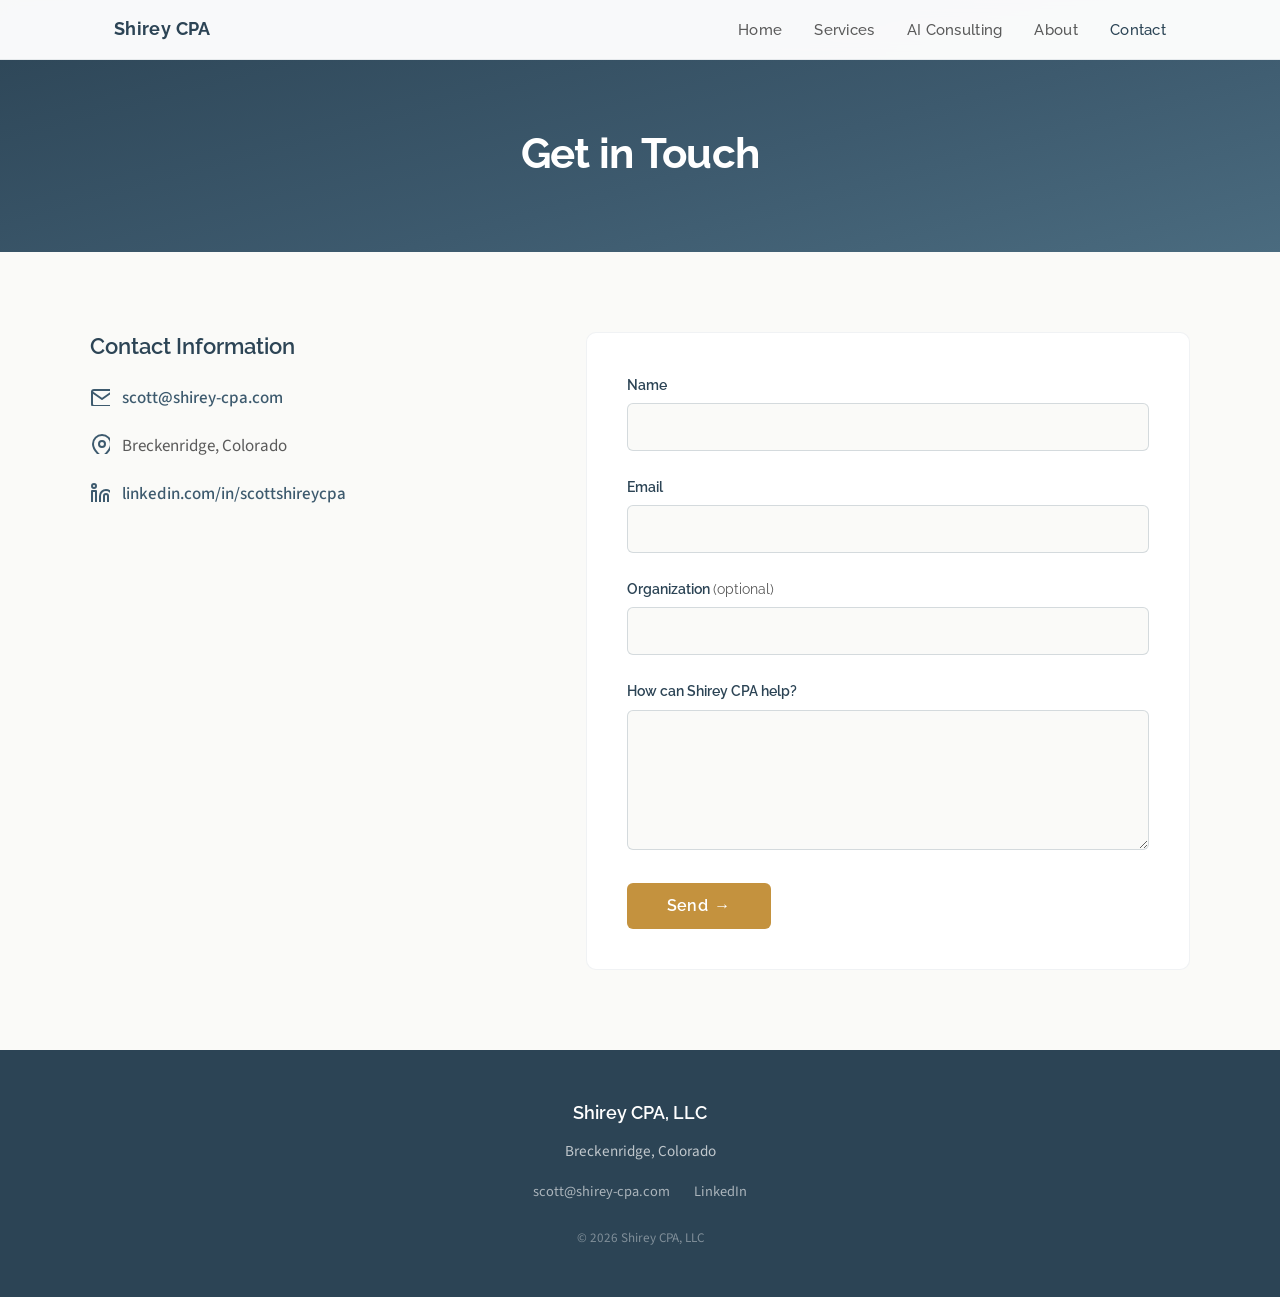
<file: C1_Website_Final/contact.html>
<!DOCTYPE html>
<html lang="en">
<head>
    <meta charset="UTF-8">
    <meta name="viewport" content="width=device-width, initial-scale=1.0">
    <title>Contact | Shirey CPA</title>
    <meta name="description" content="Get in touch with Shirey CPA for fractional accounting services or AI consulting. Based in Breckenridge, Colorado, serving clients across the U.S.">
    <meta property="og:title" content="Contact | Shirey CPA">
    <meta property="og:description" content="Reach out to discuss fractional accounting or AI consulting for your organization.">
    <meta property="og:type" content="website">
    <meta property="og:url" content="https://shirey-cpa.com/contact">
    <link rel="canonical" href="https://shirey-cpa.com/contact">
    <link rel="icon" href="/favicon.svg" type="image/svg+xml">
    <link rel="icon" href="/favicon.ico" sizes="32x32">
    <link rel="preconnect" href="https://fonts.googleapis.com">
    <link rel="preconnect" href="https://fonts.gstatic.com" crossorigin>
    <link href="https://fonts.googleapis.com/css2?family=Raleway:wght@400;500;600;700&family=Source+Sans+3:wght@400;500;600&display=swap" rel="stylesheet">
    <link rel="stylesheet" href="/css/styles.css">
</head>
<body>
    <!-- ===== NAVIGATION ===== -->
    <nav class="nav">
        <div class="nav-inner">
            <a href="/" class="nav-brand">Shirey CPA</a>
            <button class="hamburger" onclick="document.querySelector('.nav-links').classList.toggle('open')" aria-label="Toggle navigation">
                <span></span><span></span><span></span>
            </button>
            <ul class="nav-links">
                <li><a href="/">Home</a></li>
                <li><a href="/services">Services</a></li>
                <li><a href="/ai-consulting">AI Consulting</a></li>
                <li><a href="/about">About</a></li>
                <li><a href="/contact" class="active">Contact</a></li>
            </ul>
        </div>
    </nav>

    <!-- ===== PAGE HEADER ===== -->
    <section class="page-header">
        <h1>Get in Touch</h1>
    </section>

    <!-- ===== CONTACT SECTION ===== -->
    <section class="contact-section">
        <div class="contact-grid">

            <!-- LEFT: Contact Info -->
            <div class="contact-info">
                <h2>Contact Information</h2>

                <div class="contact-info-item">
                    <svg class="icon" width="20" height="20" fill="none" stroke="currentColor" stroke-width="2" stroke-linecap="round" stroke-linejoin="round"><path d="M4 4h16c1.1 0 2 .9 2 2v12c0 1.1-.9 2-2 2H4c-1.1 0-2-.9-2-2V6c0-1.1.9-2 2-2z"/><polyline points="22,6 12,13 2,6"/></svg>
                    <div>
                        <a href="mailto:scott@shirey-cpa.com">scott@shirey-cpa.com</a>
                    </div>
                </div>

                <div class="contact-info-item">
                    <svg class="icon" width="20" height="20" fill="none" stroke="currentColor" stroke-width="2" stroke-linecap="round" stroke-linejoin="round"><path d="M21 10c0 7-9 13-9 13s-9-6-9-13a9 9 0 0 1 18 0z"/><circle cx="12" cy="10" r="3"/></svg>
                    <div>
                        <p>Breckenridge, Colorado</p>
                    </div>
                </div>

                <div class="contact-info-item">
                    <svg class="icon" width="20" height="20" fill="none" stroke="currentColor" stroke-width="2" stroke-linecap="round" stroke-linejoin="round"><path d="M16 8a6 6 0 0 1 6 6v7h-4v-7a2 2 0 0 0-2-2 2 2 0 0 0-2 2v7h-4v-7a6 6 0 0 1 6-6z"/><rect x="2" y="9" width="4" height="12"/><circle cx="4" cy="4" r="2"/></svg>
                    <div>
                        <a href="https://linkedin.com/in/scottshireycpa" target="_blank" rel="noopener">linkedin.com/in/scottshireycpa</a>
                    </div>
                </div>
            </div>

            <!-- RIGHT: Contact Form -->
            <form class="contact-form" name="contact" method="POST" data-netlify="true" netlify-honeypot="bot-field" id="contact-form">
                <input type="hidden" name="form-name" value="contact">
                <p style="display:none"><label>Don't fill this out: <input name="bot-field"></label></p>

                <div class="form-group">
                    <label for="name">Name</label>
                    <input type="text" id="name" name="name" required>
                </div>

                <div class="form-group">
                    <label for="email">Email</label>
                    <input type="email" id="email" name="email" required>
                </div>

                <div class="form-group">
                    <label for="organization">Organization <span class="optional">(optional)</span></label>
                    <input type="text" id="organization" name="organization">
                </div>

                <div class="form-group">
                    <label for="message">How can Shirey CPA help?</label>
                    <textarea id="message" name="message" required></textarea>
                </div>

                <button type="submit" class="form-submit">Send <span>&rarr;</span></button>
            </form>

            <!-- Success message (shown after submission) -->
            <div class="form-success" id="form-success">
                <h3>Message Sent</h3>
                <p>Thank you for reaching out. Scott will respond within one business day.</p>
            </div>

        </div>
    </section>

    <!-- ===== FOOTER ===== -->
    <footer class="footer">
        <div class="container">
            <p class="footer-brand">Shirey CPA, LLC</p>
            <p class="footer-location">Breckenridge, Colorado</p>
            <div class="footer-links">
                <a href="mailto:scott@shirey-cpa.com">scott@shirey-cpa.com</a>
                <a href="https://linkedin.com/in/scottshireycpa" target="_blank" rel="noopener">LinkedIn</a>
            </div>
            <p class="footer-copyright">&copy; 2026 Shirey CPA, LLC</p>
        </div>
    </footer>

    <script>
        // Handle form submission with inline success message
        const form = document.getElementById('contact-form');
        const success = document.getElementById('form-success');

        form.addEventListener('submit', function(e) {
            e.preventDefault();
            const formData = new FormData(form);
            fetch('/', {
                method: 'POST',
                headers: { 'Content-Type': 'application/x-www-form-urlencoded' },
                body: new URLSearchParams(formData).toString()
            })
            .then(function() {
                form.style.display = 'none';
                success.style.display = 'block';
            })
            .catch(function() {
                form.style.display = 'none';
                success.style.display = 'block';
            });
        });
    </script>

    <!-- Analytics placeholder -->
    <!-- <script defer data-domain="shirey-cpa.com" src="https://plausible.io/js/script.js"></script> -->
</body>
</html>
</file>
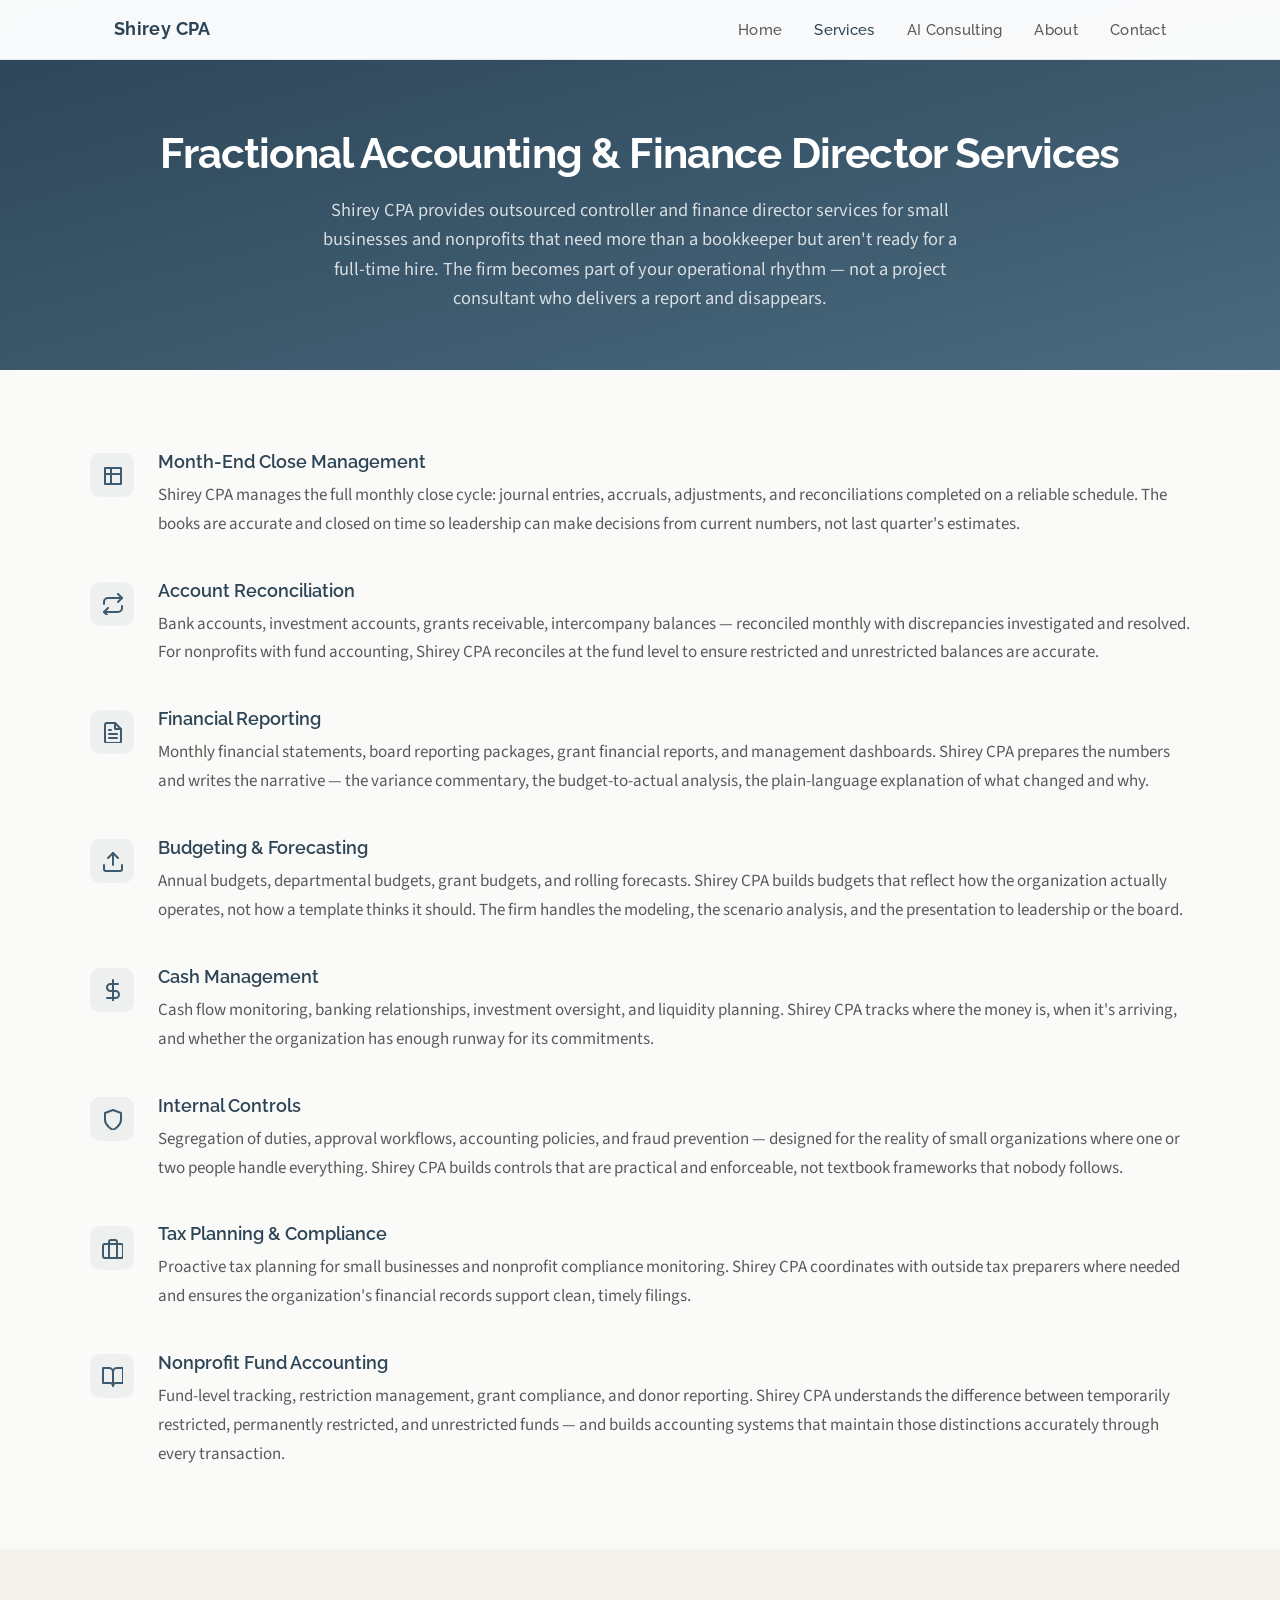
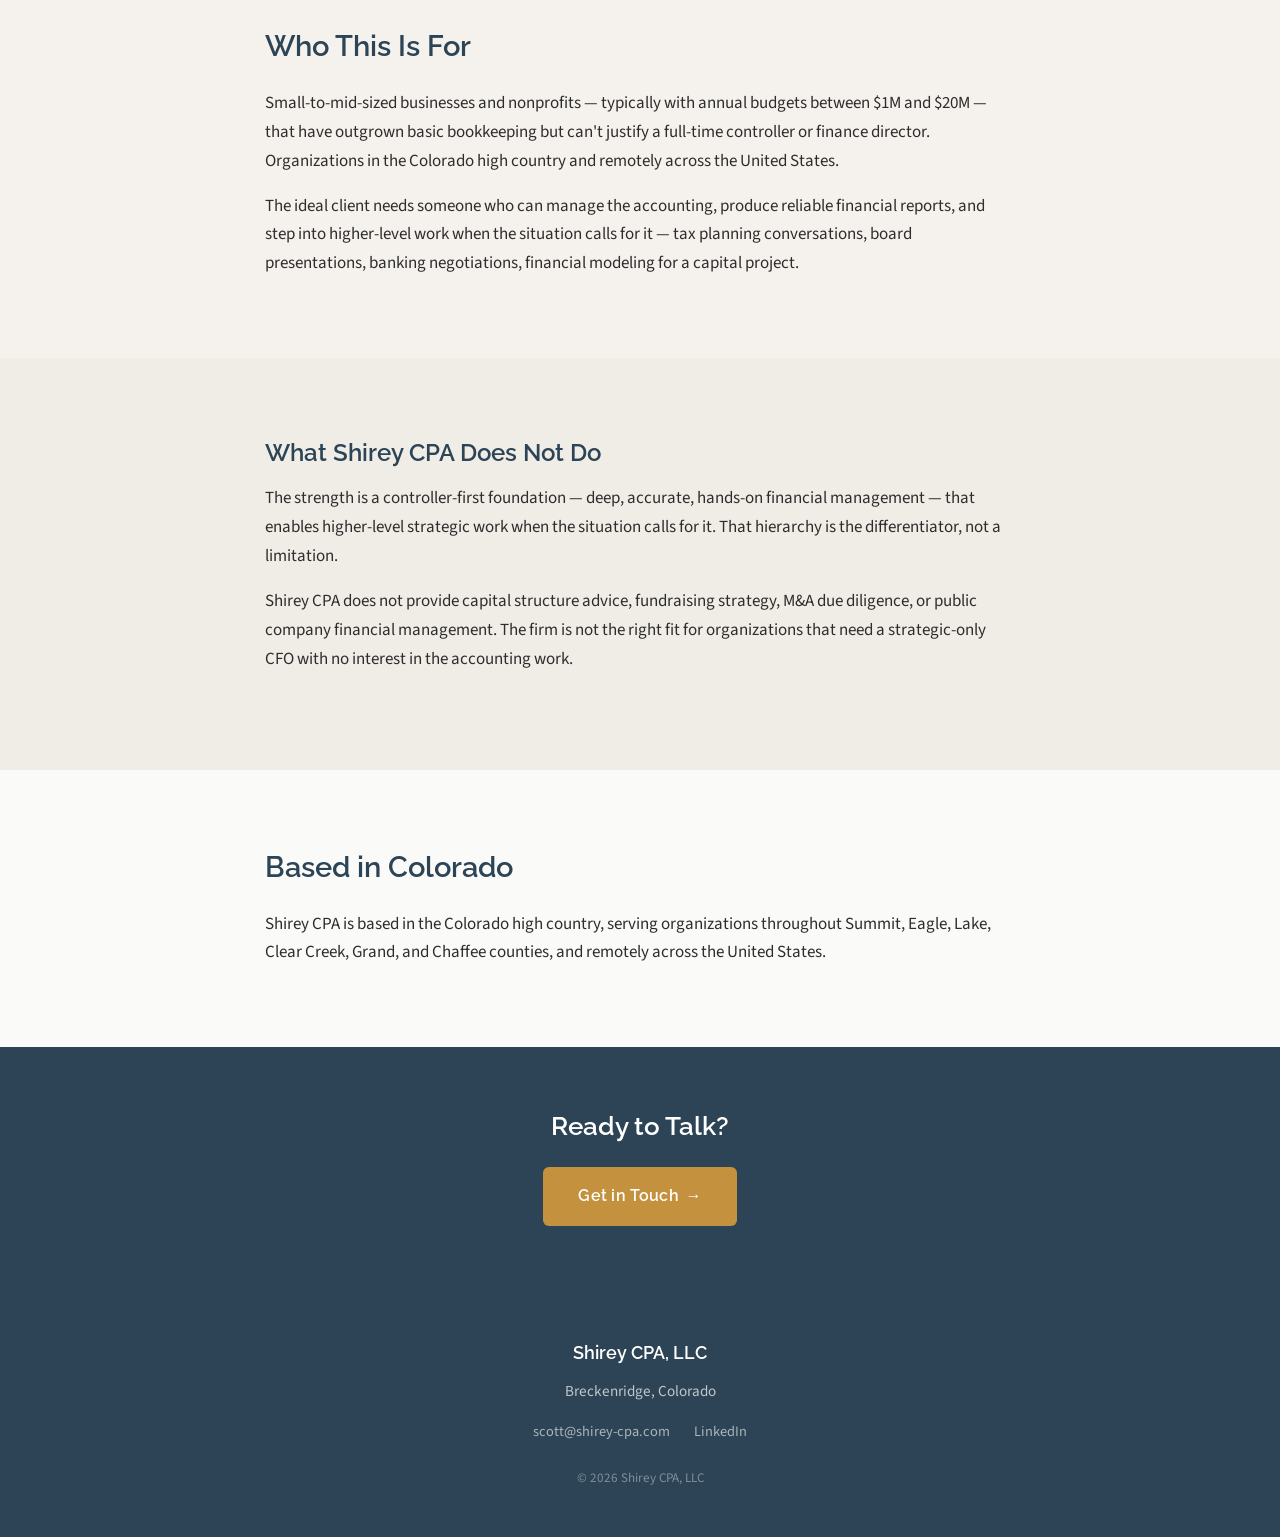
<file: C1_Website_Final/services.html>
<!DOCTYPE html>
<html lang="en">
<head>
    <meta charset="UTF-8">
    <meta name="viewport" content="width=device-width, initial-scale=1.0">
    <title>Services | Shirey CPA</title>
    <meta name="description" content="Fractional accounting and finance director services for small businesses and nonprofits. Month-end close, reconciliation, budgeting, forecasting, tax planning, and nonprofit fund accounting.">
    <meta property="og:title" content="Services | Shirey CPA">
    <meta property="og:description" content="Outsourced controller and finance director services for organizations that need senior-level financial management without a full-time hire.">
    <meta property="og:type" content="website">
    <meta property="og:url" content="https://shirey-cpa.com/services">
    <link rel="canonical" href="https://shirey-cpa.com/services">
    <link rel="icon" href="/favicon.svg" type="image/svg+xml">
    <link rel="icon" href="/favicon.ico" sizes="32x32">
    <link rel="preconnect" href="https://fonts.googleapis.com">
    <link rel="preconnect" href="https://fonts.gstatic.com" crossorigin>
    <link href="https://fonts.googleapis.com/css2?family=Raleway:wght@400;500;600;700&family=Source+Sans+3:wght@400;500;600&display=swap" rel="stylesheet">
    <link rel="stylesheet" href="/css/styles.css">
</head>
<body>
    <!-- ===== NAVIGATION ===== -->
    <nav class="nav">
        <div class="nav-inner">
            <a href="/" class="nav-brand">Shirey CPA</a>
            <button class="hamburger" onclick="document.querySelector('.nav-links').classList.toggle('open')" aria-label="Toggle navigation">
                <span></span><span></span><span></span>
            </button>
            <ul class="nav-links">
                <li><a href="/">Home</a></li>
                <li><a href="/services" class="active">Services</a></li>
                <li><a href="/ai-consulting">AI Consulting</a></li>
                <li><a href="/about">About</a></li>
                <li><a href="/contact">Contact</a></li>
            </ul>
        </div>
    </nav>

    <!-- ===== PAGE HEADER ===== -->
    <section class="page-header">
        <h1>Fractional Accounting &amp; Finance Director Services</h1>
        <p class="subtitle">Shirey CPA provides outsourced controller and finance director services for small businesses and nonprofits that need more than a bookkeeper but aren't ready for a full-time hire. The firm becomes part of your operational rhythm &mdash; not a project consultant who delivers a report and disappears.</p>
    </section>

    <!-- ===== CORE SERVICES ===== -->
    <section class="content-section wide light">
        <div class="container">
            <div class="service-items">

                <div class="service-item">
                    <div class="service-item-icon">
                        <svg width="22" height="22" fill="none" stroke="currentColor" stroke-width="2" stroke-linecap="round" stroke-linejoin="round"><path d="M4 4h16v16H4z"/><path d="M4 10h16M10 4v16"/></svg>
                    </div>
                    <div class="service-item-text">
                        <h3>Month-End Close Management</h3>
                        <p>Shirey CPA manages the full monthly close cycle: journal entries, accruals, adjustments, and reconciliations completed on a reliable schedule. The books are accurate and closed on time so leadership can make decisions from current numbers, not last quarter's estimates.</p>
                    </div>
                </div>

                <div class="service-item">
                    <div class="service-item-icon">
                        <svg width="22" height="22" fill="none" stroke="currentColor" stroke-width="2" stroke-linecap="round" stroke-linejoin="round"><path d="M17 1l4 4-4 4"/><path d="M3 11V9a4 4 0 0 1 4-4h14"/><path d="M7 23l-4-4 4-4"/><path d="M21 13v2a4 4 0 0 1-4 4H3"/></svg>
                    </div>
                    <div class="service-item-text">
                        <h3>Account Reconciliation</h3>
                        <p>Bank accounts, investment accounts, grants receivable, intercompany balances &mdash; reconciled monthly with discrepancies investigated and resolved. For nonprofits with fund accounting, Shirey CPA reconciles at the fund level to ensure restricted and unrestricted balances are accurate.</p>
                    </div>
                </div>

                <div class="service-item">
                    <div class="service-item-icon">
                        <svg width="22" height="22" fill="none" stroke="currentColor" stroke-width="2" stroke-linecap="round" stroke-linejoin="round"><path d="M14 2H6a2 2 0 0 0-2 2v16a2 2 0 0 0 2 2h12a2 2 0 0 0 2-2V8z"/><path d="M14 2v6h6"/><path d="M8 13h8M8 17h8M8 9h2"/></svg>
                    </div>
                    <div class="service-item-text">
                        <h3>Financial Reporting</h3>
                        <p>Monthly financial statements, board reporting packages, grant financial reports, and management dashboards. Shirey CPA prepares the numbers and writes the narrative &mdash; the variance commentary, the budget-to-actual analysis, the plain-language explanation of what changed and why.</p>
                    </div>
                </div>

                <div class="service-item">
                    <div class="service-item-icon">
                        <svg width="22" height="22" fill="none" stroke="currentColor" stroke-width="2" stroke-linecap="round" stroke-linejoin="round"><path d="M21 15v4a2 2 0 0 1-2 2H5a2 2 0 0 1-2-2v-4"/><polyline points="17 8 12 3 7 8"/><line x1="12" y1="3" x2="12" y2="15"/></svg>
                    </div>
                    <div class="service-item-text">
                        <h3>Budgeting &amp; Forecasting</h3>
                        <p>Annual budgets, departmental budgets, grant budgets, and rolling forecasts. Shirey CPA builds budgets that reflect how the organization actually operates, not how a template thinks it should. The firm handles the modeling, the scenario analysis, and the presentation to leadership or the board.</p>
                    </div>
                </div>

                <div class="service-item">
                    <div class="service-item-icon">
                        <svg width="22" height="22" fill="none" stroke="currentColor" stroke-width="2" stroke-linecap="round" stroke-linejoin="round"><line x1="12" y1="1" x2="12" y2="23"/><path d="M17 5H9.5a3.5 3.5 0 0 0 0 7h5a3.5 3.5 0 0 1 0 7H6"/></svg>
                    </div>
                    <div class="service-item-text">
                        <h3>Cash Management</h3>
                        <p>Cash flow monitoring, banking relationships, investment oversight, and liquidity planning. Shirey CPA tracks where the money is, when it's arriving, and whether the organization has enough runway for its commitments.</p>
                    </div>
                </div>

                <div class="service-item">
                    <div class="service-item-icon">
                        <svg width="22" height="22" fill="none" stroke="currentColor" stroke-width="2" stroke-linecap="round" stroke-linejoin="round"><path d="M12 22s8-4 8-10V5l-8-3-8 3v7c0 6 8 10 8 10z"/></svg>
                    </div>
                    <div class="service-item-text">
                        <h3>Internal Controls</h3>
                        <p>Segregation of duties, approval workflows, accounting policies, and fraud prevention &mdash; designed for the reality of small organizations where one or two people handle everything. Shirey CPA builds controls that are practical and enforceable, not textbook frameworks that nobody follows.</p>
                    </div>
                </div>

                <div class="service-item">
                    <div class="service-item-icon">
                        <svg width="22" height="22" fill="none" stroke="currentColor" stroke-width="2" stroke-linecap="round" stroke-linejoin="round"><rect x="2" y="7" width="20" height="14" rx="2" ry="2"/><path d="M16 21V5a2 2 0 0 0-2-2h-4a2 2 0 0 0-2 2v16"/></svg>
                    </div>
                    <div class="service-item-text">
                        <h3>Tax Planning &amp; Compliance</h3>
                        <p>Proactive tax planning for small businesses and nonprofit compliance monitoring. Shirey CPA coordinates with outside tax preparers where needed and ensures the organization's financial records support clean, timely filings.</p>
                    </div>
                </div>

                <div class="service-item">
                    <div class="service-item-icon">
                        <svg width="22" height="22" fill="none" stroke="currentColor" stroke-width="2" stroke-linecap="round" stroke-linejoin="round"><path d="M2 3h6a4 4 0 0 1 4 4v14a3 3 0 0 0-3-3H2z"/><path d="M22 3h-6a4 4 0 0 0-4 4v14a3 3 0 0 1 3-3h7z"/></svg>
                    </div>
                    <div class="service-item-text">
                        <h3>Nonprofit Fund Accounting</h3>
                        <p>Fund-level tracking, restriction management, grant compliance, and donor reporting. Shirey CPA understands the difference between temporarily restricted, permanently restricted, and unrestricted funds &mdash; and builds accounting systems that maintain those distinctions accurately through every transaction.</p>
                    </div>
                </div>

            </div>
        </div>
    </section>

    <!-- ===== WHO THIS IS FOR ===== -->
    <section class="content-section alt">
        <div class="container">
            <h2>Who This Is For</h2>
            <p>Small-to-mid-sized businesses and nonprofits &mdash; typically with annual budgets between $1M and $20M &mdash; that have outgrown basic bookkeeping but can't justify a full-time controller or finance director. Organizations in the Colorado high country and remotely across the United States.</p>
            <p>The ideal client needs someone who can manage the accounting, produce reliable financial reports, and step into higher-level work when the situation calls for it &mdash; tax planning conversations, board presentations, banking negotiations, financial modeling for a capital project.</p>
        </div>
    </section>

    <!-- ===== WHAT SHIREY CPA DOES NOT DO ===== -->
    <section class="exclusion-section">
        <div class="container">
            <h2>What Shirey CPA Does Not Do</h2>
            <p>The strength is a controller-first foundation &mdash; deep, accurate, hands-on financial management &mdash; that enables higher-level strategic work when the situation calls for it. That hierarchy is the differentiator, not a limitation.</p>
            <p>Shirey CPA does not provide capital structure advice, fundraising strategy, M&amp;A due diligence, or public company financial management. The firm is not the right fit for organizations that need a strategic-only CFO with no interest in the accounting work.</p>
        </div>
    </section>

    <!-- ===== GEOGRAPHIC SCOPE ===== -->
    <section class="content-section light">
        <div class="container">
            <h2>Based in Colorado</h2>
            <p>Shirey CPA is based in the Colorado high country, serving organizations throughout Summit, Eagle, Lake, Clear Creek, Grand, and Chaffee counties, and remotely across the United States.</p>
        </div>
    </section>

    <!-- ===== CTA ===== -->
    <section class="cta-strip">
        <h2>Ready to Talk?</h2>
        <p></p>
        <a href="/contact" class="btn btn-primary btn-arrow">Get in Touch</a>
    </section>

    <!-- ===== FOOTER ===== -->
    <footer class="footer">
        <div class="container">
            <p class="footer-brand">Shirey CPA, LLC</p>
            <p class="footer-location">Breckenridge, Colorado</p>
            <div class="footer-links">
                <a href="mailto:scott@shirey-cpa.com">scott@shirey-cpa.com</a>
                <a href="https://linkedin.com/in/scottshireycpa" target="_blank" rel="noopener">LinkedIn</a>
            </div>
            <p class="footer-copyright">&copy; 2026 Shirey CPA, LLC</p>
        </div>
    </footer>

    <!-- Analytics placeholder -->
    <!-- <script defer data-domain="shirey-cpa.com" src="https://plausible.io/js/script.js"></script> -->
</body>
</html>
</file>
<file: css/styles.css>
/* ========== RESET & BASE ========== */
*, *::before, *::after { box-sizing: border-box; margin: 0; padding: 0; }

:root {
    --color-primary: #3D5A6E;
    --color-primary-dark: #2C4455;
    --color-primary-light: #4A6B7F;
    --color-accent: #C4923E;
    --color-accent-light: #D4A54A;
    --color-accent-hover: #B3832F;
    --color-green: #5B7B6A;
    --color-bg: #FAFAF8;
    --color-bg-warm: #F5F2ED;
    --color-bg-section: #F0EDE7;
    --color-text: #2D2D2D;
    --color-text-light: #5A5A5A;
    --color-white: #FFFFFF;
    --font-heading: 'Raleway', sans-serif;
    --font-body: 'Source Sans 3', sans-serif;
    --max-width: 1100px;
    --section-padding: 5rem 1.5rem;
}

html { scroll-behavior: smooth; }

body {
    font-family: var(--font-body);
    font-size: 17px;
    line-height: 1.65;
    color: var(--color-text);
    background: var(--color-bg);
    -webkit-font-smoothing: antialiased;
}

h1, h2, h3, h4 {
    font-family: var(--font-heading);
    font-weight: 600;
    line-height: 1.25;
    color: var(--color-primary-dark);
}

a { color: var(--color-primary); text-decoration: none; transition: color 0.2s; }
a:hover { color: var(--color-accent); }

img { max-width: 100%; height: auto; display: block; }

.container {
    max-width: var(--max-width);
    margin: 0 auto;
}

/* ========== NAVIGATION ========== */
.nav {
    position: fixed;
    top: 0;
    left: 0;
    right: 0;
    z-index: 100;
    background: rgba(255, 255, 255, 0.97);
    border-bottom: 1px solid rgba(61, 90, 110, 0.1);
    backdrop-filter: blur(8px);
}

.nav-inner {
    max-width: var(--max-width);
    margin: 0 auto;
    padding: 0.9rem 1.5rem;
    display: flex;
    align-items: center;
    justify-content: space-between;
}

.nav-brand {
    font-family: var(--font-heading);
    font-size: 1.15rem;
    font-weight: 700;
    color: var(--color-primary-dark);
    text-decoration: none;
    letter-spacing: 0.02em;
}

.nav-links {
    display: flex;
    gap: 2rem;
    list-style: none;
}

.nav-links a {
    font-family: var(--font-heading);
    font-size: 0.92rem;
    font-weight: 500;
    color: var(--color-text-light);
    letter-spacing: 0.02em;
    transition: color 0.2s;
}

.nav-links a:hover,
.nav-links a.active {
    color: var(--color-primary-dark);
}

.hamburger {
    display: none;
    background: none;
    border: none;
    cursor: pointer;
    padding: 0.5rem;
}

.hamburger span {
    display: block;
    width: 22px;
    height: 2px;
    background: var(--color-primary-dark);
    margin: 5px 0;
    transition: 0.3s;
}

/* ========== BUTTONS ========== */
.btn {
    display: inline-flex;
    align-items: center;
    gap: 0.4rem;
    padding: 0.85rem 1.8rem;
    border-radius: 6px;
    font-family: var(--font-heading);
    font-size: 0.95rem;
    font-weight: 600;
    letter-spacing: 0.02em;
    transition: all 0.25s;
    cursor: pointer;
    border: none;
}

.btn-primary {
    background: var(--color-accent);
    color: var(--color-white);
}

.btn-primary:hover {
    background: var(--color-accent-hover);
    color: var(--color-white);
    transform: translateY(-1px);
    box-shadow: 0 4px 12px rgba(196, 146, 62, 0.3);
}

.btn-outline {
    background: transparent;
    color: var(--color-white);
    border: 2px solid rgba(255, 255, 255, 0.5);
}

.btn-outline:hover {
    background: rgba(255, 255, 255, 0.1);
    border-color: rgba(255, 255, 255, 0.8);
    color: var(--color-white);
}

.btn-outline-dark {
    background: transparent;
    color: var(--color-primary);
    border: 2px solid var(--color-primary);
}

.btn-outline-dark:hover {
    background: var(--color-primary);
    color: var(--color-white);
}

.btn-text {
    background: none;
    color: var(--color-accent);
    padding: 0;
    font-weight: 600;
}

.btn-text:hover { color: var(--color-accent-hover); }

.btn-arrow::after { content: ' \2192'; }

/* ========== HERO ========== */
.hero {
    position: relative;
    min-height: 85vh;
    display: flex;
    align-items: center;
    justify-content: center;
    text-align: center;
    padding: 8rem 1.5rem 5rem;
    background: linear-gradient(165deg, var(--color-primary-dark) 0%, var(--color-primary) 40%, var(--color-primary-light) 100%);
    overflow: hidden;
}

.hero::before {
    content: '';
    position: absolute;
    top: 0; left: 0; right: 0; bottom: 0;
    background:
        radial-gradient(ellipse at 20% 80%, rgba(196, 146, 62, 0.15) 0%, transparent 60%),
        radial-gradient(ellipse at 80% 20%, rgba(91, 123, 106, 0.1) 0%, transparent 50%);
    pointer-events: none;
}

.hero::after {
    content: '';
    position: absolute;
    bottom: 0; left: 0; right: 0;
    height: 180px;
    background:
        linear-gradient(135deg, transparent 33%, rgba(250, 250, 248, 0.03) 33%, rgba(250, 250, 248, 0.03) 40%, transparent 40%),
        linear-gradient(160deg, transparent 25%, rgba(250, 250, 248, 0.05) 25%, rgba(250, 250, 248, 0.05) 45%, transparent 45%),
        linear-gradient(145deg, transparent 40%, rgba(250, 250, 248, 0.04) 40%, rgba(250, 250, 248, 0.04) 55%, transparent 55%);
    pointer-events: none;
}

.hero-content {
    position: relative;
    z-index: 1;
    max-width: 750px;
}

.hero h1 {
    font-size: 3.2rem;
    font-weight: 700;
    color: var(--color-white);
    margin-bottom: 1rem;
    letter-spacing: -0.02em;
}

.hero h1 span { color: var(--color-accent-light); }

.hero-subtitle {
    font-size: 1.25rem;
    color: rgba(255, 255, 255, 0.85);
    margin-bottom: 2.5rem;
    font-weight: 400;
    line-height: 1.5;
}

.hero-ctas {
    display: flex;
    gap: 1rem;
    justify-content: center;
    flex-wrap: wrap;
}

/* ========== PAGE HEADER (inner pages) ========== */
.page-header {
    padding: 8rem 1.5rem 3.5rem;
    background: linear-gradient(165deg, var(--color-primary-dark) 0%, var(--color-primary) 60%, var(--color-primary-light) 100%);
    text-align: center;
}

.page-header h1 {
    font-size: 2.6rem;
    font-weight: 700;
    color: var(--color-white);
    margin-bottom: 1rem;
    letter-spacing: -0.02em;
}

.page-header .subtitle {
    font-size: 1.15rem;
    color: rgba(255, 255, 255, 0.8);
    max-width: 650px;
    margin: 0 auto;
    line-height: 1.6;
}

/* ========== SERVICES SNAPSHOT (home) ========== */
.services-snapshot {
    padding: var(--section-padding);
    background: var(--color-bg);
}

.services-grid {
    display: grid;
    grid-template-columns: 1fr 1fr;
    gap: 3rem;
}

.service-card {
    padding: 2.5rem;
    background: var(--color-white);
    border-radius: 10px;
    border: 1px solid rgba(61, 90, 110, 0.08);
    transition: box-shadow 0.3s;
}

.service-card:hover {
    box-shadow: 0 8px 30px rgba(61, 90, 110, 0.08);
}

.service-card-icon {
    width: 48px;
    height: 48px;
    border-radius: 10px;
    display: flex;
    align-items: center;
    justify-content: center;
    margin-bottom: 1.5rem;
    font-size: 1.4rem;
}

.service-card-icon.accounting {
    background: rgba(61, 90, 110, 0.08);
    color: var(--color-primary);
}

.service-card-icon.ai {
    background: rgba(196, 146, 62, 0.1);
    color: var(--color-accent);
}

.service-card h3 {
    font-size: 1.3rem;
    margin-bottom: 1rem;
}

.service-card p {
    color: var(--color-text-light);
    margin-bottom: 1.5rem;
    line-height: 1.7;
}

/* ========== SOCIAL PROOF ========== */
.social-proof {
    padding: 4rem 1.5rem;
    background: var(--color-bg-warm);
}

.social-proof .container {
    display: flex;
    align-items: center;
    justify-content: space-between;
    flex-wrap: wrap;
    gap: 2rem;
}

.testimonial { max-width: 600px; }

.testimonial blockquote {
    font-size: 1.15rem;
    font-style: italic;
    color: var(--color-text);
    line-height: 1.7;
    position: relative;
    padding-left: 1.5rem;
    border-left: 3px solid var(--color-accent);
}

.testimonial .attribution {
    margin-top: 1rem;
    font-size: 0.95rem;
    font-weight: 600;
    color: var(--color-text-light);
    padding-left: 1.5rem;
}

.trust-signals {
    display: flex;
    align-items: center;
    gap: 1.5rem;
}

.trust-badge {
    padding: 0.6rem 1.2rem;
    background: var(--color-white);
    border-radius: 8px;
    font-size: 0.85rem;
    color: var(--color-text-light);
    border: 1px solid rgba(61, 90, 110, 0.1);
}

.geo-badge {
    font-family: var(--font-heading);
    font-weight: 500;
    color: var(--color-primary);
}

/* ========== BIO TEASER ========== */
.bio-teaser {
    padding: var(--section-padding);
    background: var(--color-bg);
}

.bio-teaser .container {
    display: flex;
    align-items: center;
    gap: 3.5rem;
}

.bio-photo { flex-shrink: 0; }

.bio-photo .photo-placeholder {
    width: 200px;
    height: 200px;
    border-radius: 50%;
    background: linear-gradient(135deg, var(--color-primary-light), var(--color-primary-dark));
    display: flex;
    align-items: center;
    justify-content: center;
    color: rgba(255, 255, 255, 0.6);
    font-family: var(--font-heading);
    font-size: 0.8rem;
    font-weight: 500;
    text-align: center;
    padding: 1rem;
    box-shadow: 0 8px 30px rgba(61, 90, 110, 0.15);
}

/* When Scott adds his headshot image */
.bio-photo img {
    width: 200px;
    height: 200px;
    border-radius: 50%;
    object-fit: cover;
    box-shadow: 0 8px 30px rgba(61, 90, 110, 0.15);
}

.bio-text h2 {
    font-size: 1.8rem;
    margin-bottom: 1rem;
}

.bio-text p {
    color: var(--color-text-light);
    margin-bottom: 1.5rem;
    line-height: 1.7;
}

/* ========== CONTENT SECTIONS (inner pages) ========== */
.content-section {
    padding: var(--section-padding);
}

.content-section.alt {
    background: var(--color-bg-warm);
}

.content-section.light {
    background: var(--color-bg);
}

.content-section .container {
    max-width: 750px;
    margin: 0 auto;
}

.content-section.wide .container {
    max-width: var(--max-width);
}

.content-section h2 {
    font-size: 1.8rem;
    margin-bottom: 1.5rem;
}

.content-section h3 {
    font-size: 1.2rem;
    margin-bottom: 0.75rem;
    margin-top: 2rem;
}

.content-section h3:first-child {
    margin-top: 0;
}

.content-section p {
    margin-bottom: 1rem;
    line-height: 1.7;
    color: var(--color-text);
}

.content-section p:last-child {
    margin-bottom: 0;
}

/* ========== SERVICE ITEMS (services page) ========== */
.service-items {
    display: grid;
    gap: 2.5rem;
}

.service-item {
    display: flex;
    gap: 1.5rem;
    align-items: flex-start;
}

.service-item-icon {
    flex-shrink: 0;
    width: 44px;
    height: 44px;
    border-radius: 10px;
    background: rgba(61, 90, 110, 0.06);
    display: flex;
    align-items: center;
    justify-content: center;
    color: var(--color-primary);
    margin-top: 0.2rem;
}

.service-item-text h3 {
    font-size: 1.15rem;
    margin-top: 0;
    margin-bottom: 0.5rem;
}

.service-item-text p {
    color: var(--color-text-light);
    line-height: 1.7;
}

/* ========== EXCLUSION SECTION ========== */
.exclusion-section {
    padding: var(--section-padding);
    background: var(--color-bg-section);
}

.exclusion-section .container {
    max-width: 750px;
    margin: 0 auto;
}

.exclusion-section h2 {
    font-size: 1.5rem;
    margin-bottom: 1rem;
    color: var(--color-primary-dark);
}

.exclusion-section p {
    line-height: 1.7;
    color: var(--color-text);
    margin-bottom: 1rem;
}

/* ========== TIER COMPARISON (AI consulting page) ========== */
.tier-grid {
    display: grid;
    grid-template-columns: 1fr 1fr;
    gap: 2rem;
    margin-top: 2rem;
}

.tier-card {
    background: var(--color-white);
    border-radius: 10px;
    border: 1px solid rgba(61, 90, 110, 0.1);
    padding: 2.5rem;
    display: flex;
    flex-direction: column;
}

.tier-card.featured {
    border-color: var(--color-accent);
    box-shadow: 0 4px 20px rgba(196, 146, 62, 0.12);
}

.tier-label {
    font-family: var(--font-heading);
    font-size: 0.85rem;
    font-weight: 600;
    text-transform: uppercase;
    letter-spacing: 0.08em;
    color: var(--color-text-light);
    margin-bottom: 0.5rem;
}

.tier-card h3 {
    font-size: 1.3rem;
    margin-top: 0;
    margin-bottom: 0.75rem;
}

.tier-price {
    font-family: var(--font-heading);
    font-size: 2.2rem;
    font-weight: 700;
    color: var(--color-primary-dark);
    margin-bottom: 0.25rem;
}

.tier-price-note {
    font-size: 0.9rem;
    color: var(--color-text-light);
    margin-bottom: 1.5rem;
}

.tier-card p {
    color: var(--color-text-light);
    line-height: 1.7;
    margin-bottom: 1rem;
}

.tier-best-for {
    font-weight: 600;
    color: var(--color-text);
    margin-bottom: 1rem;
}

.tier-includes {
    list-style: none;
    padding: 0;
    margin-top: auto;
}

.tier-includes li {
    padding: 0.5rem 0;
    padding-left: 1.5rem;
    position: relative;
    color: var(--color-text-light);
    line-height: 1.5;
    font-size: 0.95rem;
}

.tier-includes li::before {
    content: '\2713';
    position: absolute;
    left: 0;
    color: var(--color-green);
    font-weight: 700;
}

/* ========== TCO TABLES ========== */
.tco-table {
    width: 100%;
    border-collapse: collapse;
    margin: 1.5rem 0;
    font-size: 0.95rem;
}

.tco-table th {
    text-align: left;
    padding: 0.75rem 1rem;
    background: var(--color-primary-dark);
    color: var(--color-white);
    font-family: var(--font-heading);
    font-weight: 600;
    font-size: 0.85rem;
    letter-spacing: 0.03em;
}

.tco-table th:first-child {
    border-radius: 6px 0 0 0;
}

.tco-table th:last-child {
    border-radius: 0 6px 0 0;
}

.tco-table td {
    padding: 0.75rem 1rem;
    border-bottom: 1px solid rgba(61, 90, 110, 0.08);
    color: var(--color-text);
}

.tco-table tr:last-child td {
    border-bottom: none;
}

.tco-table tr:nth-child(even) td {
    background: rgba(61, 90, 110, 0.02);
}

.tco-table .total {
    font-weight: 700;
    color: var(--color-primary-dark);
}

/* ========== PULL QUOTE / FIRST PERSON VOICE ========== */
.voice-shift {
    background: var(--color-bg-warm);
    border-radius: 10px;
    padding: 2.5rem;
    margin: 2rem 0;
    border-left: 4px solid var(--color-accent);
}

.voice-shift p {
    font-size: 1.05rem;
    line-height: 1.75;
    color: var(--color-text);
}

/* ========== ABOUT PAGE ========== */
.about-hero {
    padding: 8rem 1.5rem 3rem;
    background: linear-gradient(165deg, var(--color-primary-dark) 0%, var(--color-primary) 60%, var(--color-primary-light) 100%);
    text-align: center;
}

.about-hero .photo-placeholder {
    width: 180px;
    height: 180px;
    border-radius: 50%;
    background: linear-gradient(135deg, rgba(255,255,255,0.15), rgba(255,255,255,0.05));
    display: flex;
    align-items: center;
    justify-content: center;
    color: rgba(255, 255, 255, 0.5);
    font-family: var(--font-heading);
    font-size: 0.8rem;
    font-weight: 500;
    text-align: center;
    padding: 1rem;
    margin: 0 auto 1.5rem;
    border: 3px solid rgba(255, 255, 255, 0.2);
}

.about-hero img {
    width: 180px;
    height: 180px;
    border-radius: 50%;
    object-fit: cover;
    margin: 0 auto 1.5rem;
    border: 3px solid rgba(255, 255, 255, 0.2);
}

.about-hero h1 {
    font-size: 2.2rem;
    color: var(--color-white);
    margin-bottom: 0;
}

.about-bio {
    padding: var(--section-padding);
    background: var(--color-bg);
}

.about-bio .container {
    max-width: 720px;
    margin: 0 auto;
}

.about-bio p {
    margin-bottom: 1.5rem;
    line-height: 1.8;
    font-size: 1.05rem;
    color: var(--color-text);
}

.about-how {
    padding: var(--section-padding);
    background: var(--color-bg-warm);
}

.about-how .container {
    max-width: 720px;
    margin: 0 auto;
}

.about-how h2 {
    font-size: 1.6rem;
    margin-bottom: 1.5rem;
}

.about-how p {
    margin-bottom: 1.5rem;
    line-height: 1.8;
    font-size: 1.05rem;
    color: var(--color-text);
}

/* ========== CONTACT FORM ========== */
.contact-section {
    padding: var(--section-padding);
    background: var(--color-bg);
}

.contact-grid {
    display: grid;
    grid-template-columns: 1fr 1.4fr;
    gap: 4rem;
    max-width: var(--max-width);
    margin: 0 auto;
}

.contact-info h2 {
    font-size: 1.4rem;
    margin-bottom: 1.5rem;
}

.contact-info-item {
    display: flex;
    align-items: flex-start;
    gap: 0.75rem;
    margin-bottom: 1.25rem;
}

.contact-info-item .icon {
    flex-shrink: 0;
    width: 20px;
    color: var(--color-primary);
    margin-top: 0.15rem;
}

.contact-info-item a {
    color: var(--color-primary);
    font-weight: 500;
}

.contact-info-item p {
    color: var(--color-text-light);
}

.contact-form {
    background: var(--color-white);
    border-radius: 10px;
    padding: 2.5rem;
    border: 1px solid rgba(61, 90, 110, 0.08);
}

.form-group {
    margin-bottom: 1.5rem;
}

.form-group label {
    display: block;
    font-family: var(--font-heading);
    font-size: 0.9rem;
    font-weight: 600;
    color: var(--color-primary-dark);
    margin-bottom: 0.4rem;
}

.form-group .optional {
    font-weight: 400;
    color: var(--color-text-light);
    font-size: 0.85rem;
}

.form-group input,
.form-group textarea {
    width: 100%;
    padding: 0.75rem 1rem;
    border: 1px solid rgba(61, 90, 110, 0.2);
    border-radius: 6px;
    font-family: var(--font-body);
    font-size: 1rem;
    color: var(--color-text);
    background: var(--color-bg);
    transition: border-color 0.2s, box-shadow 0.2s;
}

.form-group input:focus,
.form-group textarea:focus {
    outline: none;
    border-color: var(--color-primary);
    box-shadow: 0 0 0 3px rgba(61, 90, 110, 0.1);
}

.form-group textarea {
    min-height: 140px;
    resize: vertical;
}

.form-submit {
    display: inline-flex;
    align-items: center;
    gap: 0.4rem;
    padding: 0.85rem 2.5rem;
    border-radius: 6px;
    font-family: var(--font-heading);
    font-size: 1rem;
    font-weight: 600;
    letter-spacing: 0.02em;
    background: var(--color-accent);
    color: var(--color-white);
    border: none;
    cursor: pointer;
    transition: all 0.25s;
}

.form-submit:hover {
    background: var(--color-accent-hover);
    transform: translateY(-1px);
    box-shadow: 0 4px 12px rgba(196, 146, 62, 0.3);
}

/* Success message (shown after form submission) */
.form-success {
    display: none;
    text-align: center;
    padding: 3rem 2rem;
}

.form-success h3 {
    font-size: 1.4rem;
    margin-bottom: 0.75rem;
    color: var(--color-green);
}

.form-success p {
    color: var(--color-text-light);
    line-height: 1.6;
}

/* ========== CTA STRIP ========== */
.cta-strip {
    padding: 4rem 1.5rem;
    background: var(--color-primary-dark);
    text-align: center;
}

.cta-strip h2 {
    font-size: 1.6rem;
    color: var(--color-white);
    margin-bottom: 0.75rem;
}

.cta-strip p {
    color: rgba(255, 255, 255, 0.7);
    margin-bottom: 1.5rem;
    max-width: 500px;
    margin-left: auto;
    margin-right: auto;
}

.cta-strip .btn-primary {
    font-size: 1rem;
    padding: 1rem 2.2rem;
}

/* ========== FOOTER ========== */
.footer {
    padding: 3rem 1.5rem;
    background: var(--color-primary-dark);
    color: rgba(255, 255, 255, 0.7);
    text-align: center;
}

.footer-brand {
    font-family: var(--font-heading);
    font-size: 1.1rem;
    font-weight: 600;
    color: var(--color-white);
    margin-bottom: 0.75rem;
}

.footer-location {
    font-size: 0.95rem;
    margin-bottom: 1rem;
}

.footer-links {
    display: flex;
    justify-content: center;
    gap: 1.5rem;
    margin-bottom: 1.5rem;
}

.footer-links a {
    color: rgba(255, 255, 255, 0.6);
    font-size: 0.9rem;
    transition: color 0.2s;
}

.footer-links a:hover { color: var(--color-accent-light); }

.footer-copyright {
    font-size: 0.82rem;
    color: rgba(255, 255, 255, 0.4);
}

/* ========== SOCIAL PROOF PLACEHOLDER (inner pages) ========== */
.proof-placeholder {
    text-align: center;
    padding: 2rem;
    background: var(--color-white);
    border-radius: 10px;
    border: 1px dashed rgba(61, 90, 110, 0.15);
    color: var(--color-text-light);
    font-style: italic;
    margin-top: 2rem;
}

/* ========== RESPONSIVE ========== */
@media (max-width: 768px) {
    :root { --section-padding: 3.5rem 1.25rem; }

    .nav-links { display: none; }
    .hamburger { display: block; }

    .nav-links.open {
        display: flex;
        flex-direction: column;
        position: absolute;
        top: 100%;
        left: 0;
        right: 0;
        background: var(--color-white);
        padding: 1rem 1.5rem 1.5rem;
        border-bottom: 1px solid rgba(61, 90, 110, 0.1);
        gap: 0.8rem;
    }

    .hero { min-height: 70vh; padding: 7rem 1.25rem 4rem; }
    .hero h1 { font-size: 2.2rem; }
    .hero-subtitle { font-size: 1.05rem; }
    .hero-ctas { flex-direction: column; align-items: center; }
    .hero-ctas .btn { width: 100%; max-width: 280px; justify-content: center; }

    .page-header { padding: 7rem 1.25rem 2.5rem; }
    .page-header h1 { font-size: 2rem; }

    .services-grid { grid-template-columns: 1fr; gap: 1.5rem; }
    .service-card { padding: 1.8rem; }

    .social-proof .container { flex-direction: column; text-align: center; }
    .testimonial blockquote { padding-left: 0; border-left: none; border-top: 3px solid var(--color-accent); padding-top: 1rem; }
    .testimonial .attribution { padding-left: 0; }

    .bio-teaser .container { flex-direction: column; text-align: center; }
    .bio-photo .photo-placeholder { width: 160px; height: 160px; margin: 0 auto; }
    .bio-photo img { width: 160px; height: 160px; margin: 0 auto; }

    .tier-grid { grid-template-columns: 1fr; }

    .tco-table { font-size: 0.85rem; }
    .tco-table th, .tco-table td { padding: 0.6rem 0.5rem; }

    .contact-grid { grid-template-columns: 1fr; gap: 2rem; }

    .service-item { flex-direction: column; gap: 0.75rem; }

    .about-hero { padding: 7rem 1.25rem 2.5rem; }
}

@media (max-width: 480px) {
    .hero h1 { font-size: 1.8rem; }
    .page-header h1 { font-size: 1.6rem; }
    body { font-size: 16px; }
    .tier-card { padding: 1.8rem; }
    .contact-form { padding: 1.5rem; }
}
</file>
<file: css-additions.css>
/* ========== CSS ADDITIONS — April 2026 ========== */
/* New styles for the AI consulting gateway, teams/individual sub-pages, */
/* three-column homepage layout, and related components. */
/* Move these rules into /css/styles.css when convenient. */

/* ========== THREE-COLUMN SERVICES GRID (home) ========== */
.services-grid.three-col {
    grid-template-columns: 1fr 1fr 1fr;
    gap: 2rem;
}

.service-card-icon.ai-individual {
    background: rgba(91, 123, 106, 0.1);
    color: var(--color-green);
}

/* ========== BREADCRUMB ========== */
.breadcrumb {
    padding: 1rem 1.5rem 0;
    background: var(--color-bg);
}

.breadcrumb-inner {
    max-width: var(--max-width);
    margin: 0 auto;
    font-family: var(--font-heading);
    font-size: 0.88rem;
    font-weight: 500;
    color: var(--color-text-light);
}

.breadcrumb-inner a {
    color: var(--color-primary);
    text-decoration: none;
}

.breadcrumb-inner a:hover {
    color: var(--color-accent);
}

.breadcrumb-inner .separator {
    margin: 0 0.4rem;
    color: var(--color-text-light);
}

/* ========== GATEWAY COMPARISON CARDS ========== */
.gateway-grid {
    display: grid;
    grid-template-columns: 1fr 1fr;
    gap: 2rem;
    margin-top: 2rem;
}

.gateway-card {
    background: var(--color-white);
    border-radius: 10px;
    border: 1px solid rgba(61, 90, 110, 0.1);
    padding: 2.5rem;
    display: flex;
    flex-direction: column;
    transition: box-shadow 0.3s;
}

.gateway-card:hover {
    box-shadow: 0 8px 30px rgba(61, 90, 110, 0.08);
}

.gateway-card .card-label {
    font-family: var(--font-heading);
    font-size: 0.85rem;
    font-weight: 600;
    text-transform: uppercase;
    letter-spacing: 0.08em;
    color: var(--color-accent);
    margin-bottom: 0.5rem;
}

.gateway-card h3 {
    font-size: 1.4rem;
    margin-top: 0;
    margin-bottom: 1.25rem;
}

.gateway-card .card-detail {
    margin-bottom: 1rem;
    line-height: 1.7;
    color: var(--color-text-light);
}

.gateway-card .card-detail strong {
    color: var(--color-text);
    font-weight: 600;
}

.gateway-card .card-price {
    font-family: var(--font-heading);
    font-size: 1.8rem;
    font-weight: 700;
    color: var(--color-primary-dark);
    margin-bottom: 0.25rem;
    margin-top: auto;
    padding-top: 1rem;
}

.gateway-card .card-price-note {
    font-size: 0.9rem;
    color: var(--color-text-light);
    margin-bottom: 1.5rem;
}

.gateway-card .btn {
    align-self: flex-start;
}

/* ========== VENDOR INDEPENDENCE CALLOUT ========== */
.callout-box {
    background: var(--color-bg-warm);
    border-radius: 10px;
    padding: 2rem 2.5rem;
    margin: 2rem 0;
    border-left: 4px solid var(--color-green);
}

.callout-box p {
    font-size: 0.98rem;
    line-height: 1.75;
    color: var(--color-text);
    margin-bottom: 0.75rem;
}

.callout-box p:last-child {
    margin-bottom: 0;
}

/* ========== CROSS-LINK SECTION ========== */
.cross-link {
    padding: 3rem 1.5rem;
    background: var(--color-bg-section);
    text-align: center;
}

.cross-link p {
    font-size: 1.1rem;
    color: var(--color-text-light);
    margin-bottom: 0;
}

.cross-link a {
    color: var(--color-accent);
    font-weight: 600;
}

.cross-link a:hover {
    color: var(--color-accent-hover);
}

/* ========== FAQ SECTION ========== */
.faq-item {
    margin-bottom: 2rem;
}

.faq-item h3 {
    font-size: 1.15rem;
    margin-top: 0;
    margin-bottom: 0.75rem;
    color: var(--color-primary-dark);
}

.faq-item p {
    color: var(--color-text);
    line-height: 1.7;
    margin-bottom: 0.75rem;
}

.faq-item p:last-child {
    margin-bottom: 0;
}

/* ========== RESPONSIVE ADDITIONS ========== */
@media (max-width: 768px) {
    .services-grid.three-col { grid-template-columns: 1fr; gap: 1.5rem; }
    .gateway-grid { grid-template-columns: 1fr; }
    .callout-box { padding: 1.5rem; }
}

@media (max-width: 480px) {
    .gateway-card { padding: 1.8rem; }
}
</file>
